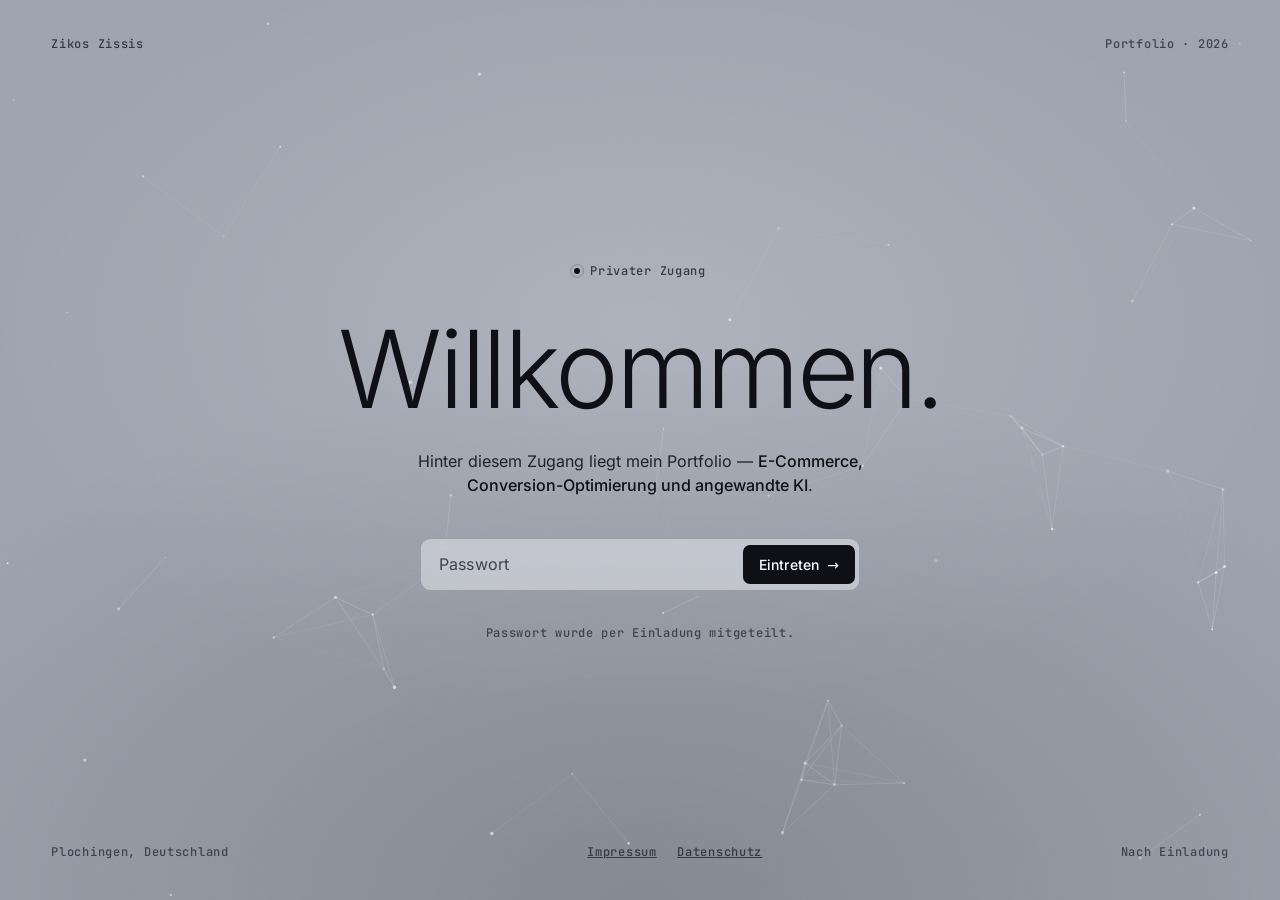
<file: index.html>
<!doctype html>
<html lang="de" data-theme="cool">
<head>
  <meta charset="utf-8" />
  <meta name="viewport" content="width=device-width, initial-scale=1, viewport-fit=cover" />
  <meta name="color-scheme" content="dark light" />
  <meta name="description" content="Privates Portfolio von Zikos Zissis — E-Commerce-Engineering, Conversion-Handwerk und angewandte KI. Zugang nach Einladung." />
  <meta name="robots" content="noindex, nofollow" />

  <title>Zikos Zissis — Portfolio</title>

  <link rel="stylesheet" href="assets/style.css?v=2026-05-11-selfhost" />

  <link rel="icon" href="data:image/svg+xml;utf8,<svg xmlns='http://www.w3.org/2000/svg' viewBox='0 0 32 32'><rect width='32' height='32' fill='%23A0A5B1'/><circle cx='16' cy='16' r='6' fill='none' stroke='%23fff' stroke-width='1.2' opacity='0.85'/></svg>" />

  <meta property="og:title" content="Zikos Zissis — Portfolio" />
  <meta property="og:description" content="Privates Portfolio. Zugang nach Einladung." />
  <meta property="og:type" content="website" />
</head>
<body>

  <a class="skip" href="#gate">Zum Eingang springen</a>

  <canvas id="scene" aria-hidden="true"></canvas>

  <header class="frame frame--top">
    <span class="mono">Zikos Zissis</span>
    <span class="mono mono--dim">Portfolio · 2026</span>
  </header>

  <main class="stage">
    <section class="gate" id="gate" aria-labelledby="gate-title">

      <p class="eyebrow mono">
        <span class="dot" aria-hidden="true"></span>
        Privater Zugang
      </p>

      <h1 class="display" id="gate-title">
        <span class="display__line">Willkommen.</span>
      </h1>

      <p class="lede">
        Hinter diesem Zugang liegt mein Portfolio &mdash;
        <span class="lede__hl">E-Commerce, Conversion-Optimierung und angewandte KI</span>.
      </p>

      <form class="form" id="auth" autocomplete="off" novalidate>
        <label for="pw" class="vh">Passwort</label>
        <div class="field">
          <input
            id="pw"
            name="pw"
            type="password"
            inputmode="text"
            autocapitalize="off"
            autocomplete="current-password"
            spellcheck="false"
            placeholder="Passwort"
            required
            aria-describedby="hint err"
          />
          <button type="submit" class="enter" aria-label="Eintreten">
            <span class="enter__label">Eintreten</span>
            <span class="enter__arrow" aria-hidden="true">&rarr;</span>
          </button>
        </div>
        <p class="err" id="err" role="status" aria-live="polite"></p>
        <p class="hint mono mono--dim" id="hint">Passwort wurde per Einladung mitgeteilt.</p>
      </form>

    </section>
  </main>

  <footer class="frame frame--bottom">
    <span class="mono mono--dim">Plochingen, Deutschland</span>
    <nav class="frame__legal" aria-label="Rechtliches">
      <a class="mono mono--link" href="impressum.html">Impressum</a>
      <a class="mono mono--link" href="datenschutz.html">Datenschutz</a>
    </nav>
    <span class="mono mono--dim">Nach Einladung</span>
  </footer>

  <script src="assets/scene.js" defer></script>
  <script src="assets/auth.js" defer></script>
</body>
</html>
</file>
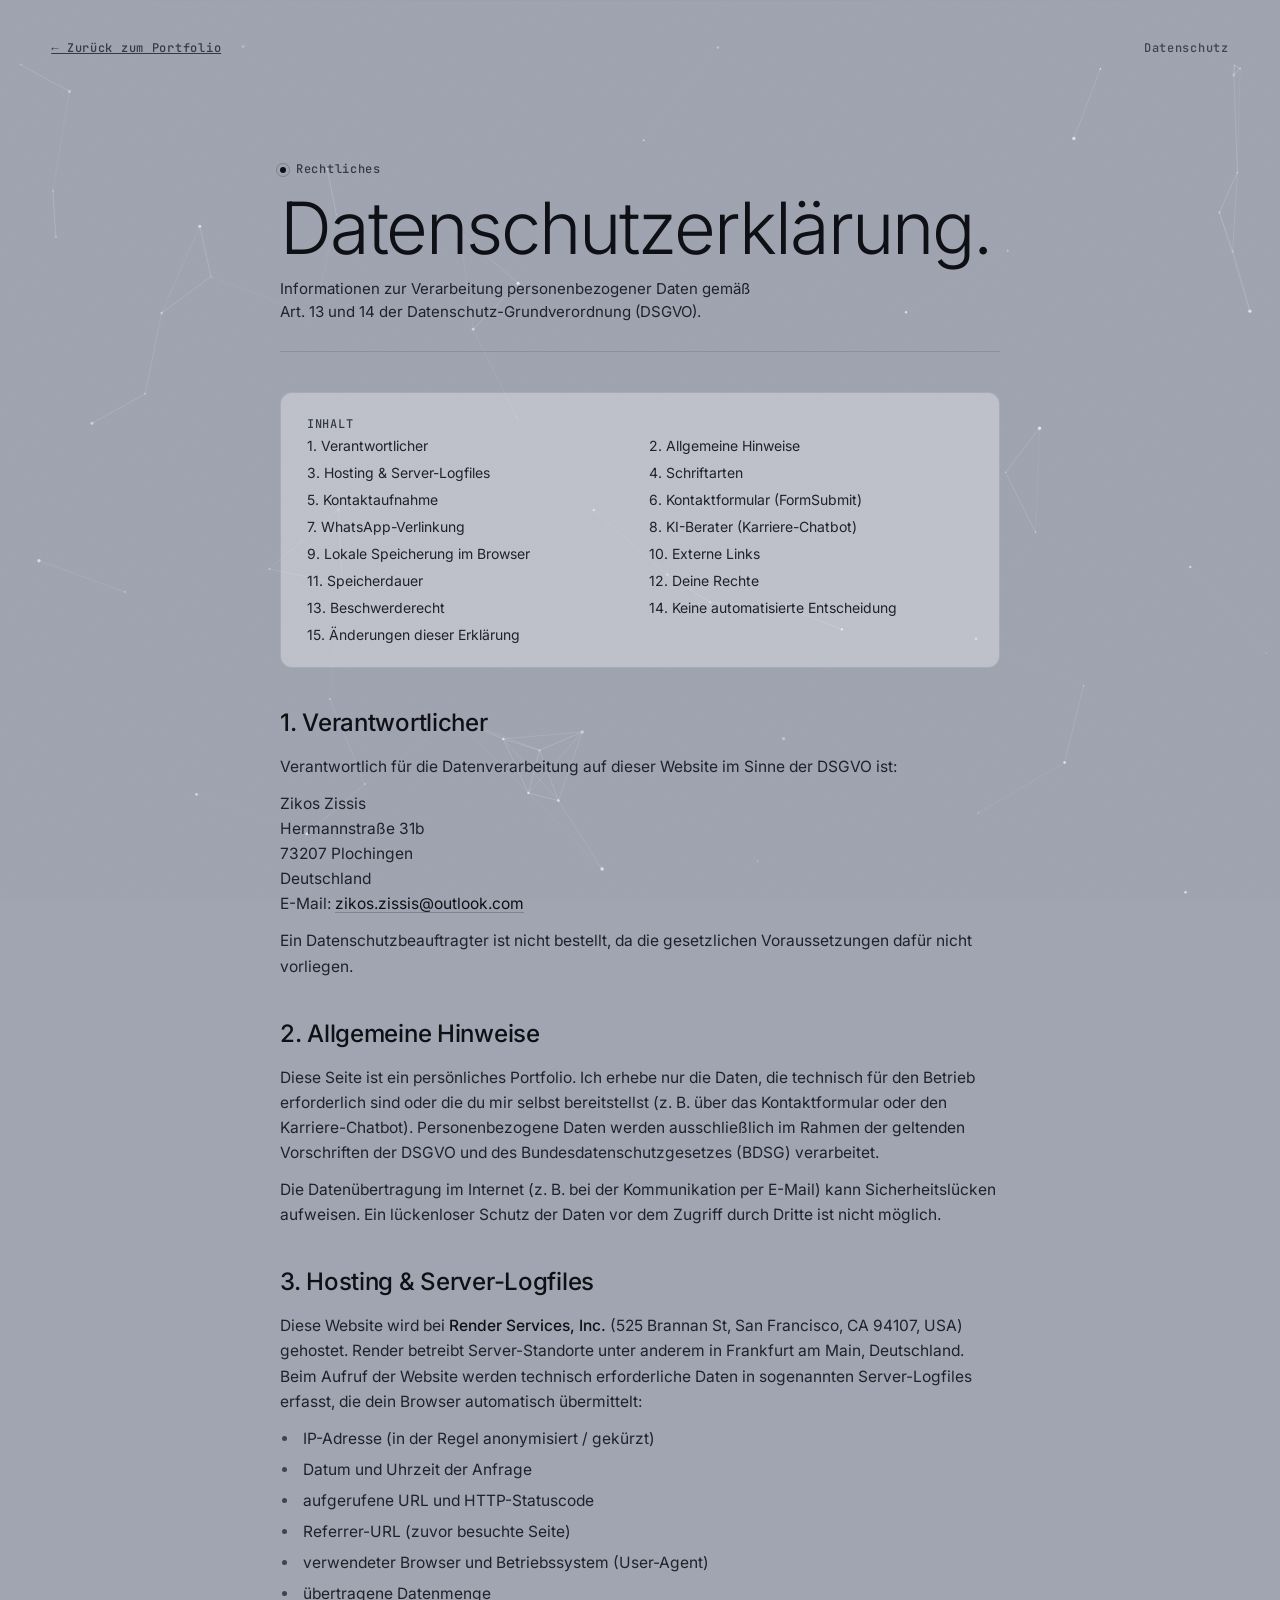
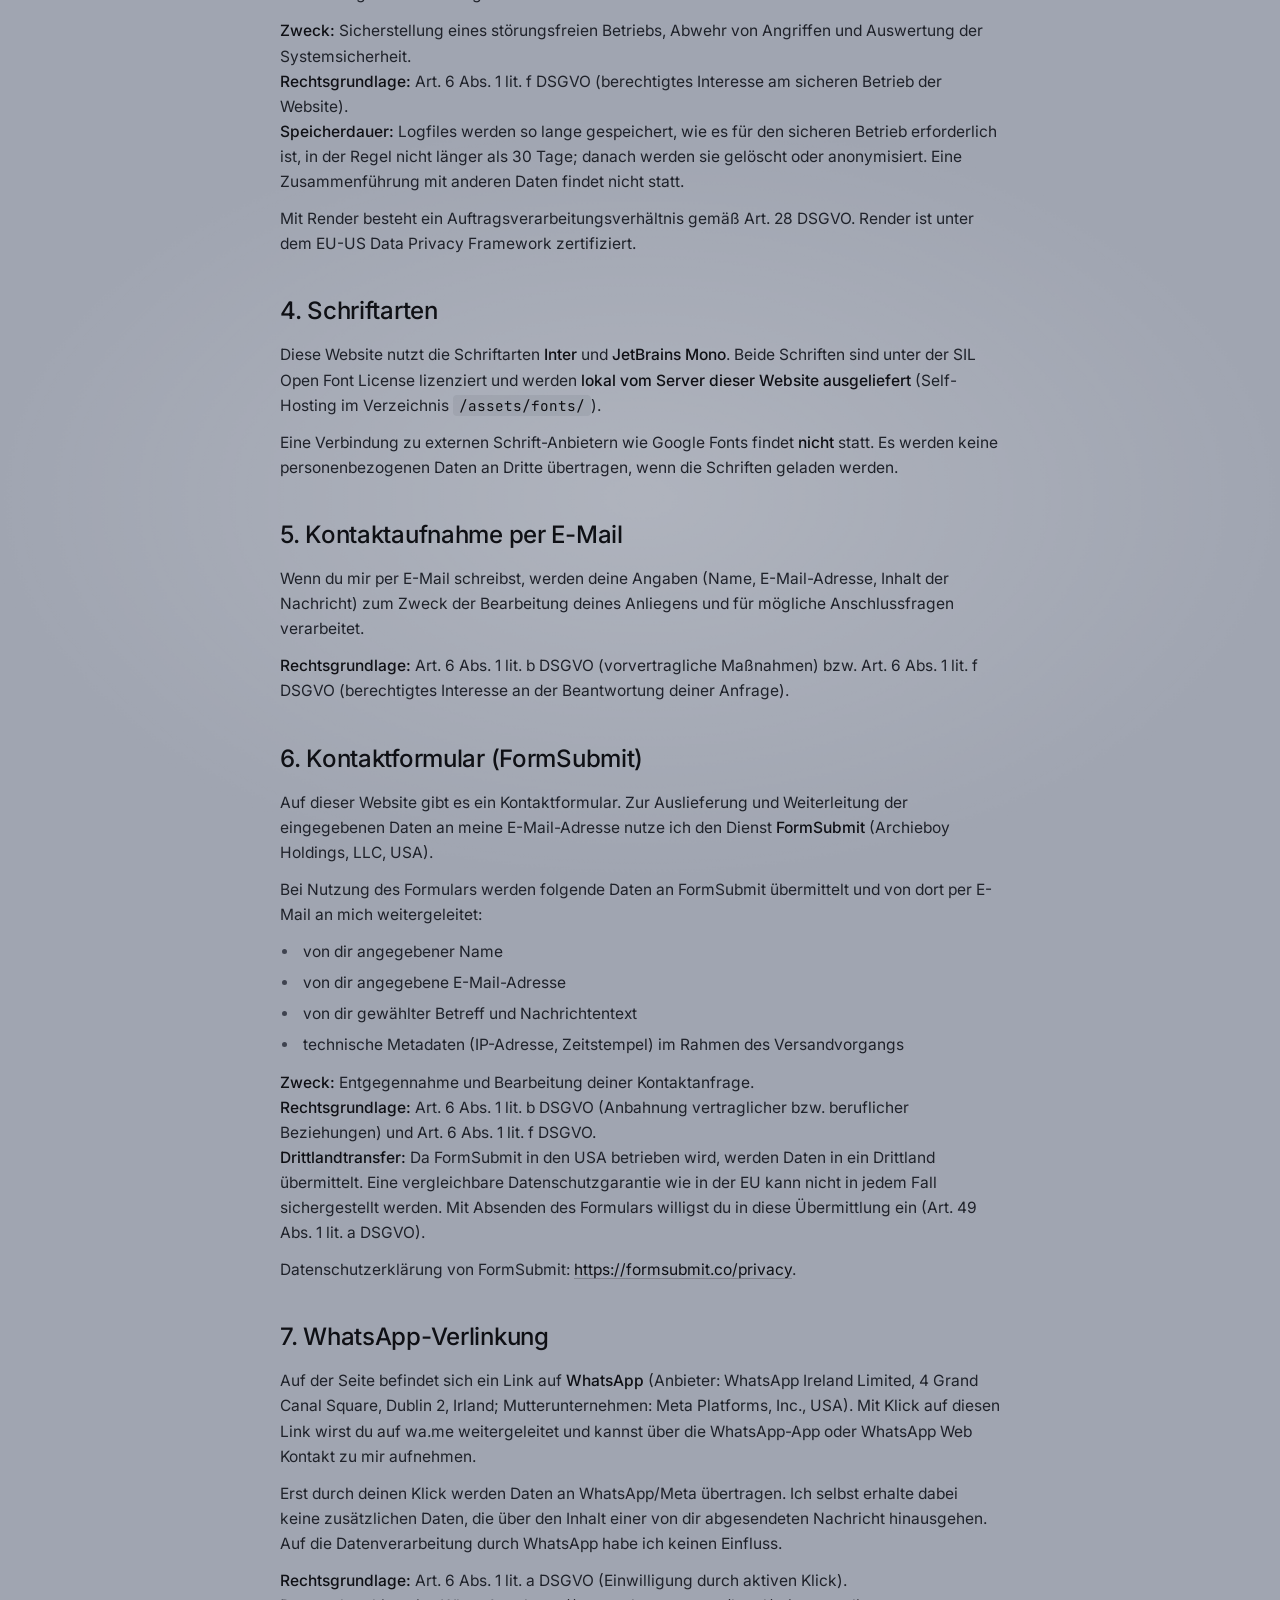
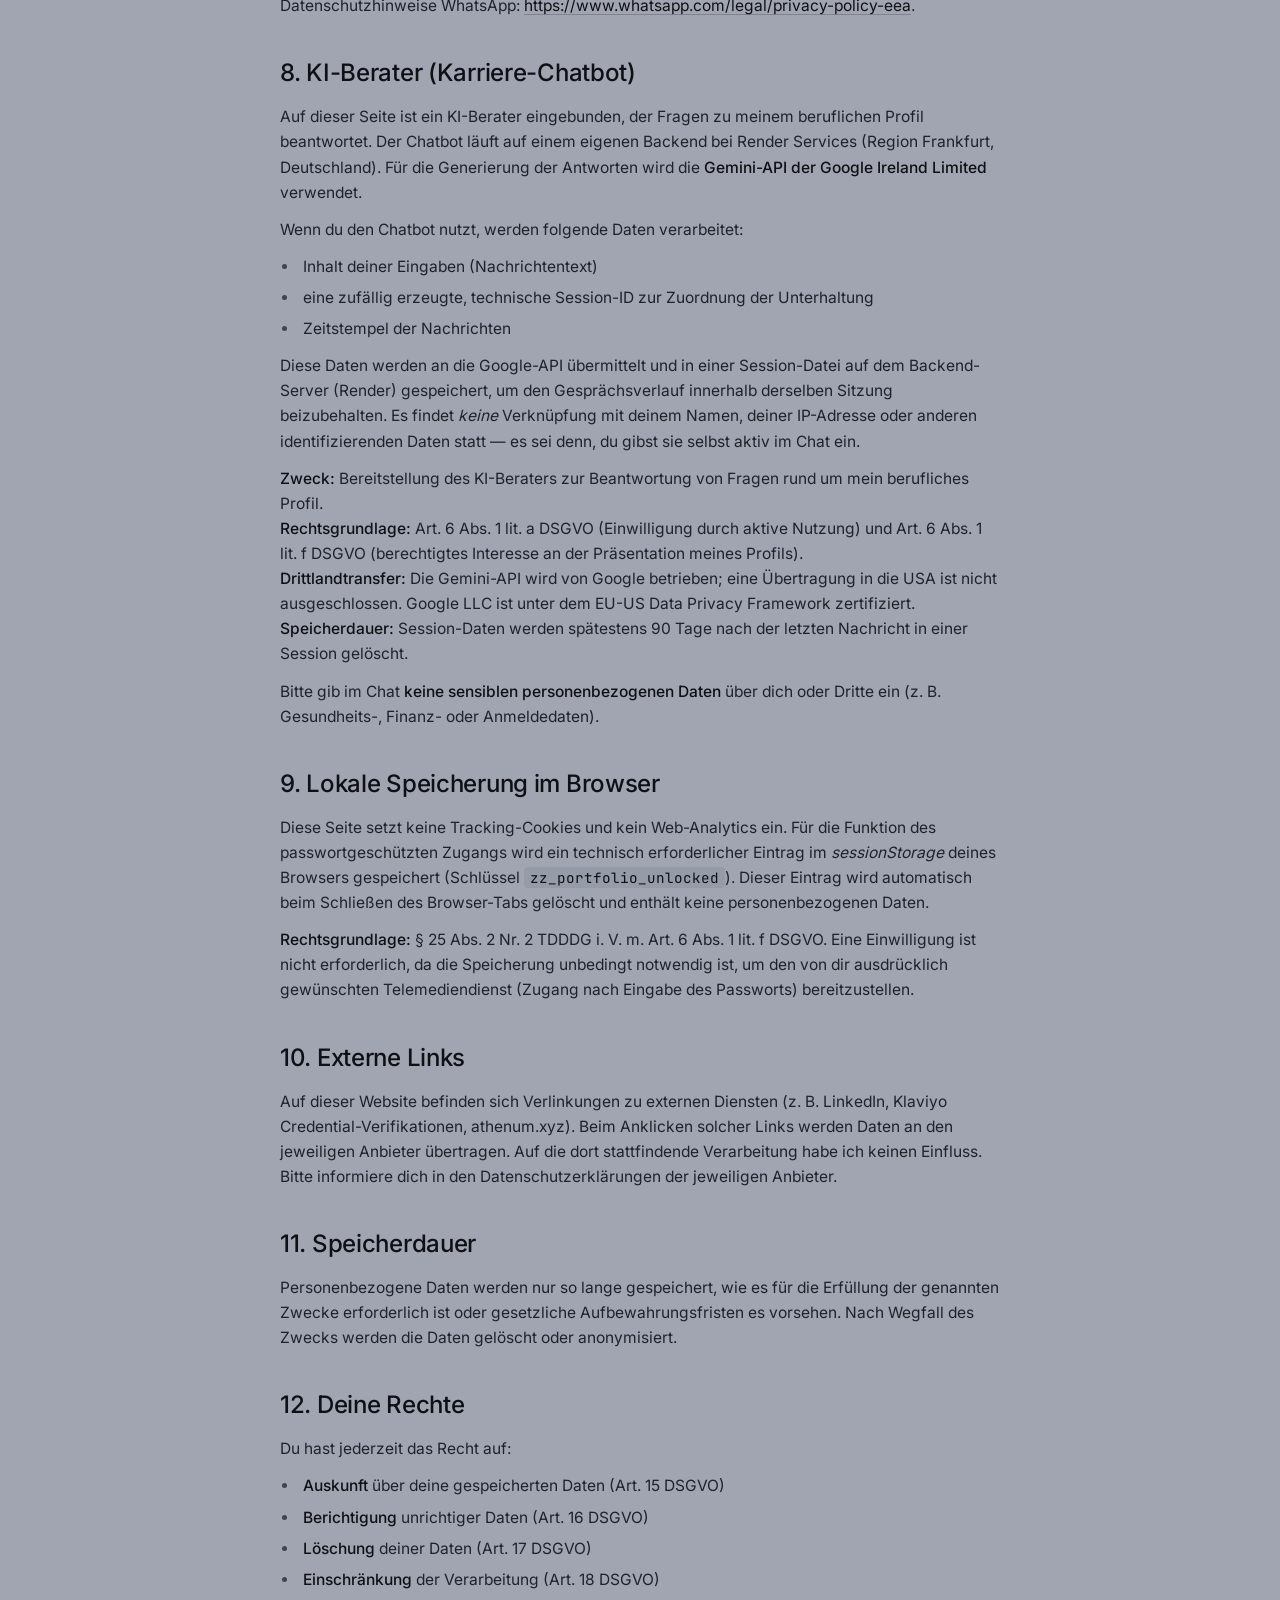
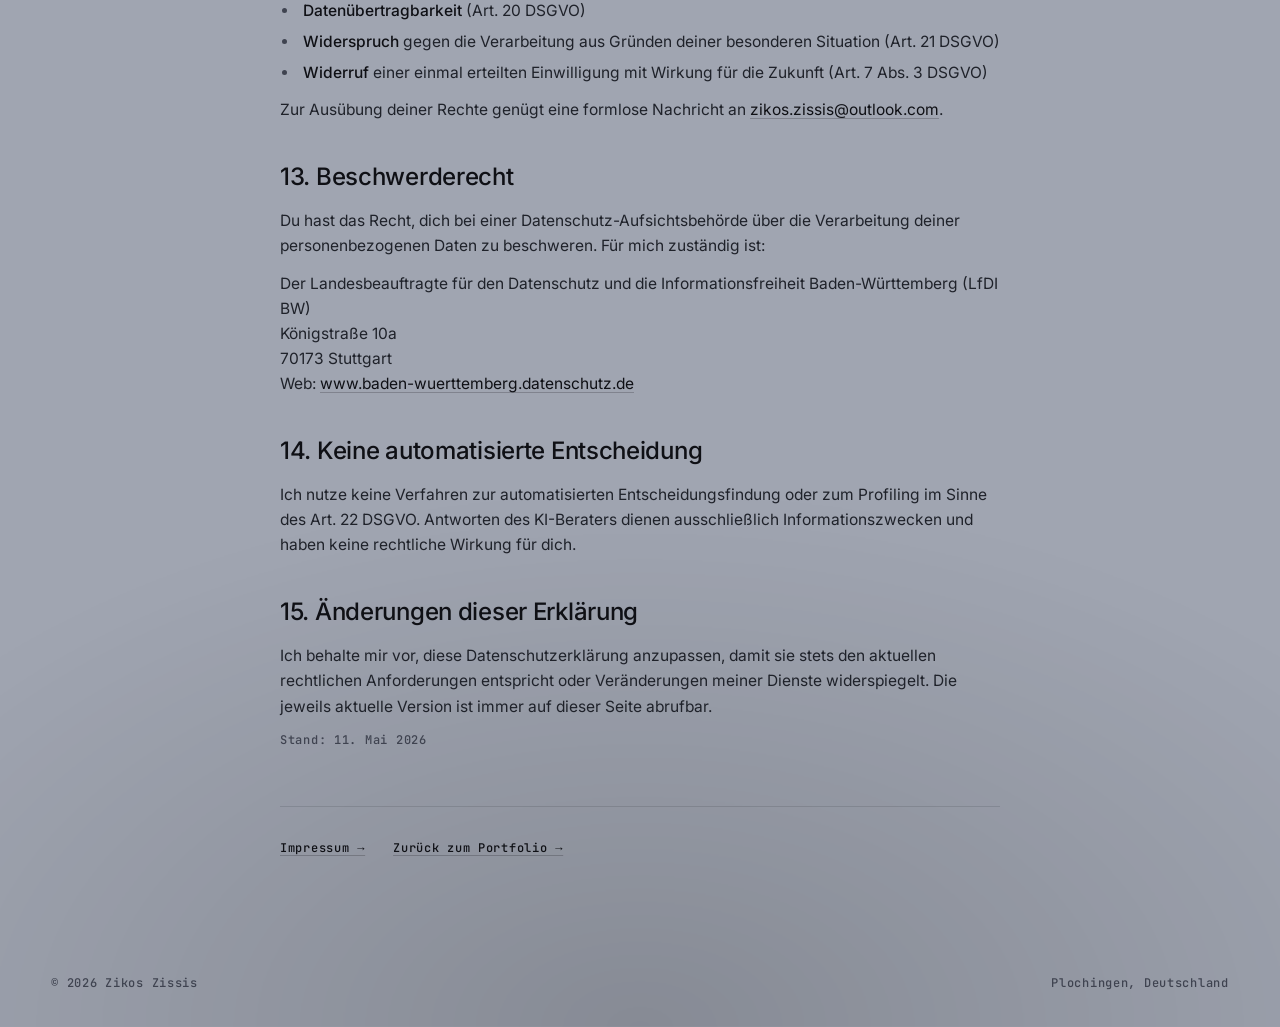
<file: datenschutz.html>
<!doctype html>
<html lang="de" data-theme="cool">
<head>
  <meta charset="utf-8" />
  <meta name="viewport" content="width=device-width, initial-scale=1, viewport-fit=cover" />
  <meta name="color-scheme" content="dark light" />
  <meta name="description" content="Datenschutzerklärung — Zikos Zissis Portfolio. Informationen nach Art. 13 DSGVO." />
  <meta name="robots" content="noindex, nofollow" />
  <title>Datenschutzerkl&auml;rung &middot; Zikos Zissis</title>

  <link rel="stylesheet" href="assets/style.css?v=2026-05-11-selfhost" />

  <link rel="icon" href="data:image/svg+xml;utf8,<svg xmlns='http://www.w3.org/2000/svg' viewBox='0 0 32 32'><rect width='32' height='32' fill='%23A0A5B1'/><circle cx='16' cy='16' r='6' fill='none' stroke='%23fff' stroke-width='1.2' opacity='0.85'/></svg>" />
</head>
<body data-page="legal">

  <a class="skip" href="#legal-main">Zum Inhalt springen</a>

  <canvas id="scene" aria-hidden="true"></canvas>

  <header class="frame frame--top">
    <a class="mono mono--link" href="portfolio.html">&larr; Zur&uuml;ck zum Portfolio</a>
    <span class="mono mono--dim">Datenschutz</span>
  </header>

  <main class="stage stage--legal" id="legal-main">
    <article class="legal">

      <header class="legal__head">
        <p class="eyebrow mono"><span class="dot" aria-hidden="true"></span> Rechtliches</p>
        <h1 class="legal__title">Datenschutzerkl&auml;rung.</h1>
        <p class="legal__lede">Informationen zur Verarbeitung personenbezogener Daten gem&auml;&szlig; Art.&nbsp;13 und 14 der Datenschutz-Grundverordnung (DSGVO).</p>
      </header>

      <nav class="legal__toc" aria-label="Inhaltsverzeichnis">
        <p class="legal__toc-title mono">Inhalt</p>
        <ol class="legal__toc-list" role="list">
          <li><a href="#dsg-1">1. Verantwortlicher</a></li>
          <li><a href="#dsg-2">2. Allgemeine Hinweise</a></li>
          <li><a href="#dsg-3">3. Hosting &amp; Server-Logfiles</a></li>
          <li><a href="#dsg-4">4. Schriftarten</a></li>
          <li><a href="#dsg-5">5. Kontaktaufnahme</a></li>
          <li><a href="#dsg-6">6. Kontaktformular (FormSubmit)</a></li>
          <li><a href="#dsg-7">7. WhatsApp-Verlinkung</a></li>
          <li><a href="#dsg-8">8. KI-Berater (Karriere-Chatbot)</a></li>
          <li><a href="#dsg-9">9. Lokale Speicherung im Browser</a></li>
          <li><a href="#dsg-10">10. Externe Links</a></li>
          <li><a href="#dsg-11">11. Speicherdauer</a></li>
          <li><a href="#dsg-12">12. Deine Rechte</a></li>
          <li><a href="#dsg-13">13. Beschwerderecht</a></li>
          <li><a href="#dsg-14">14. Keine automatisierte Entscheidung</a></li>
          <li><a href="#dsg-15">15. &Auml;nderungen dieser Erkl&auml;rung</a></li>
        </ol>
      </nav>

      <section class="legal__section" aria-labelledby="dsg-1">
        <h2 class="legal__h2" id="dsg-1">1. Verantwortlicher</h2>
        <p>
          Verantwortlich f&uuml;r die Datenverarbeitung auf dieser Website im Sinne der DSGVO ist:
        </p>
        <p>
          Zikos Zissis<br />
          Hermannstra&szlig;e 31b<br />
          73207 Plochingen<br />
          Deutschland<br />
          E-Mail: <a href="mailto:zikos.zissis@outlook.com">zikos.zissis@outlook.com</a>
        </p>
        <p>
          Ein Datenschutzbeauftragter ist nicht bestellt, da die gesetzlichen Voraussetzungen daf&uuml;r nicht vorliegen.
        </p>
      </section>

      <section class="legal__section" aria-labelledby="dsg-2">
        <h2 class="legal__h2" id="dsg-2">2. Allgemeine Hinweise</h2>
        <p>
          Diese Seite ist ein pers&ouml;nliches Portfolio. Ich erhebe nur die Daten, die technisch f&uuml;r den Betrieb erforderlich sind oder die du mir selbst bereitstellst (z.&nbsp;B. &uuml;ber das Kontaktformular oder den Karriere-Chatbot). Personenbezogene Daten werden ausschlie&szlig;lich im Rahmen der geltenden Vorschriften der DSGVO und des Bundesdatenschutzgesetzes (BDSG) verarbeitet.
        </p>
        <p>
          Die Daten&uuml;bertragung im Internet (z.&nbsp;B. bei der Kommunikation per E-Mail) kann Sicherheitsl&uuml;cken aufweisen. Ein l&uuml;ckenloser Schutz der Daten vor dem Zugriff durch Dritte ist nicht m&ouml;glich.
        </p>
      </section>

      <section class="legal__section" aria-labelledby="dsg-3">
        <h2 class="legal__h2" id="dsg-3">3. Hosting &amp; Server-Logfiles</h2>
        <p>
          Diese Website wird bei <strong>Render Services, Inc.</strong> (525 Brannan St, San Francisco, CA 94107, USA) gehostet. Render betreibt Server-Standorte unter anderem in Frankfurt am Main, Deutschland. Beim Aufruf der Website werden technisch erforderliche Daten in sogenannten Server-Logfiles erfasst, die dein Browser automatisch &uuml;bermittelt:
        </p>
        <ul class="legal__ul">
          <li>IP-Adresse (in der Regel anonymisiert / gek&uuml;rzt)</li>
          <li>Datum und Uhrzeit der Anfrage</li>
          <li>aufgerufene URL und HTTP-Statuscode</li>
          <li>Referrer-URL (zuvor besuchte Seite)</li>
          <li>verwendeter Browser und Betriebssystem (User-Agent)</li>
          <li>&uuml;bertragene Datenmenge</li>
        </ul>
        <p>
          <strong>Zweck:</strong> Sicherstellung eines st&ouml;rungsfreien Betriebs, Abwehr von Angriffen und Auswertung der Systemsicherheit.<br />
          <strong>Rechtsgrundlage:</strong> Art.&nbsp;6 Abs.&nbsp;1 lit.&nbsp;f DSGVO (berechtigtes Interesse am sicheren Betrieb der Website).<br />
          <strong>Speicherdauer:</strong> Logfiles werden so lange gespeichert, wie es f&uuml;r den sicheren Betrieb erforderlich ist, in der Regel nicht l&auml;nger als 30 Tage; danach werden sie gel&ouml;scht oder anonymisiert. Eine Zusammenf&uuml;hrung mit anderen Daten findet nicht statt.
        </p>
        <p>
          Mit Render besteht ein Auftragsverarbeitungsverh&auml;ltnis gem&auml;&szlig; Art.&nbsp;28 DSGVO. Render ist unter dem EU-US Data Privacy Framework zertifiziert.
        </p>
      </section>

      <section class="legal__section" aria-labelledby="dsg-4">
        <h2 class="legal__h2" id="dsg-4">4. Schriftarten</h2>
        <p>
          Diese Website nutzt die Schriftarten <strong>Inter</strong> und <strong>JetBrains&nbsp;Mono</strong>. Beide Schriften sind unter der SIL Open Font License lizenziert und werden <strong>lokal vom Server dieser Website ausgeliefert</strong> (Self-Hosting im Verzeichnis <code>/assets/fonts/</code>).
        </p>
        <p>
          Eine Verbindung zu externen Schrift-Anbietern wie Google Fonts findet <strong>nicht</strong> statt. Es werden keine personenbezogenen Daten an Dritte &uuml;bertragen, wenn die Schriften geladen werden.
        </p>
      </section>

      <section class="legal__section" aria-labelledby="dsg-5">
        <h2 class="legal__h2" id="dsg-5">5. Kontaktaufnahme per E-Mail</h2>
        <p>
          Wenn du mir per E-Mail schreibst, werden deine Angaben (Name, E-Mail-Adresse, Inhalt der Nachricht) zum Zweck der Bearbeitung deines Anliegens und f&uuml;r m&ouml;gliche Anschlussfragen verarbeitet.
        </p>
        <p>
          <strong>Rechtsgrundlage:</strong> Art.&nbsp;6 Abs.&nbsp;1 lit.&nbsp;b DSGVO (vorvertragliche Ma&szlig;nahmen) bzw. Art.&nbsp;6 Abs.&nbsp;1 lit.&nbsp;f DSGVO (berechtigtes Interesse an der Beantwortung deiner Anfrage).
        </p>
      </section>

      <section class="legal__section" aria-labelledby="dsg-6">
        <h2 class="legal__h2" id="dsg-6">6. Kontaktformular (FormSubmit)</h2>
        <p>
          Auf dieser Website gibt es ein Kontaktformular. Zur Auslieferung und Weiterleitung der eingegebenen Daten an meine E-Mail-Adresse nutze ich den Dienst <strong>FormSubmit</strong> (Archieboy Holdings, LLC, USA).
        </p>
        <p>
          Bei Nutzung des Formulars werden folgende Daten an FormSubmit &uuml;bermittelt und von dort per E-Mail an mich weitergeleitet:
        </p>
        <ul class="legal__ul">
          <li>von dir angegebener Name</li>
          <li>von dir angegebene E-Mail-Adresse</li>
          <li>von dir gew&auml;hlter Betreff und Nachrichtentext</li>
          <li>technische Metadaten (IP-Adresse, Zeitstempel) im Rahmen des Versandvorgangs</li>
        </ul>
        <p>
          <strong>Zweck:</strong> Entgegennahme und Bearbeitung deiner Kontaktanfrage.<br />
          <strong>Rechtsgrundlage:</strong> Art.&nbsp;6 Abs.&nbsp;1 lit.&nbsp;b DSGVO (Anbahnung vertraglicher bzw. beruflicher Beziehungen) und Art.&nbsp;6 Abs.&nbsp;1 lit.&nbsp;f DSGVO.<br />
          <strong>Drittlandtransfer:</strong> Da FormSubmit in den USA betrieben wird, werden Daten in ein Drittland &uuml;bermittelt. Eine vergleichbare Datenschutzgarantie wie in der EU kann nicht in jedem Fall sichergestellt werden. Mit Absenden des Formulars willigst du in diese &Uuml;bermittlung ein (Art.&nbsp;49 Abs.&nbsp;1 lit.&nbsp;a DSGVO).
        </p>
        <p>
          Datenschutzerkl&auml;rung von FormSubmit: <a href="https://formsubmit.co/privacy" target="_blank" rel="noopener noreferrer">https://formsubmit.co/privacy</a>.
        </p>
      </section>

      <section class="legal__section" aria-labelledby="dsg-7">
        <h2 class="legal__h2" id="dsg-7">7. WhatsApp-Verlinkung</h2>
        <p>
          Auf der Seite befindet sich ein Link auf <strong>WhatsApp</strong> (Anbieter: WhatsApp Ireland Limited, 4 Grand Canal Square, Dublin 2, Irland; Mutterunternehmen: Meta Platforms, Inc., USA). Mit Klick auf diesen Link wirst du auf wa.me weitergeleitet und kannst &uuml;ber die WhatsApp-App oder WhatsApp Web Kontakt zu mir aufnehmen.
        </p>
        <p>
          Erst durch deinen Klick werden Daten an WhatsApp/Meta &uuml;bertragen. Ich selbst erhalte dabei keine zus&auml;tzlichen Daten, die &uuml;ber den Inhalt einer von dir abgesendeten Nachricht hinausgehen. Auf die Datenverarbeitung durch WhatsApp habe ich keinen Einfluss.
        </p>
        <p>
          <strong>Rechtsgrundlage:</strong> Art.&nbsp;6 Abs.&nbsp;1 lit.&nbsp;a DSGVO (Einwilligung durch aktiven Klick).<br />
          Datenschutzhinweise WhatsApp: <a href="https://www.whatsapp.com/legal/privacy-policy-eea" target="_blank" rel="noopener noreferrer">https://www.whatsapp.com/legal/privacy-policy-eea</a>.
        </p>
      </section>

      <section class="legal__section" aria-labelledby="dsg-8">
        <h2 class="legal__h2" id="dsg-8">8. KI-Berater (Karriere-Chatbot)</h2>
        <p>
          Auf dieser Seite ist ein KI-Berater eingebunden, der Fragen zu meinem beruflichen Profil beantwortet. Der Chatbot l&auml;uft auf einem eigenen Backend bei Render Services (Region Frankfurt, Deutschland). F&uuml;r die Generierung der Antworten wird die <strong>Gemini-API der Google Ireland Limited</strong> verwendet.
        </p>
        <p>
          Wenn du den Chatbot nutzt, werden folgende Daten verarbeitet:
        </p>
        <ul class="legal__ul">
          <li>Inhalt deiner Eingaben (Nachrichtentext)</li>
          <li>eine zuf&auml;llig erzeugte, technische Session-ID zur Zuordnung der Unterhaltung</li>
          <li>Zeitstempel der Nachrichten</li>
        </ul>
        <p>
          Diese Daten werden an die Google-API &uuml;bermittelt und in einer Session-Datei auf dem Backend-Server (Render) gespeichert, um den Gespr&auml;chsverlauf innerhalb derselben Sitzung beizubehalten. Es findet <em>keine</em> Verkn&uuml;pfung mit deinem Namen, deiner IP-Adresse oder anderen identifizierenden Daten statt &mdash; es sei denn, du gibst sie selbst aktiv im Chat ein.
        </p>
        <p>
          <strong>Zweck:</strong> Bereitstellung des KI-Beraters zur Beantwortung von Fragen rund um mein berufliches Profil.<br />
          <strong>Rechtsgrundlage:</strong> Art.&nbsp;6 Abs.&nbsp;1 lit.&nbsp;a DSGVO (Einwilligung durch aktive Nutzung) und Art.&nbsp;6 Abs.&nbsp;1 lit.&nbsp;f DSGVO (berechtigtes Interesse an der Pr&auml;sentation meines Profils).<br />
          <strong>Drittlandtransfer:</strong> Die Gemini-API wird von Google betrieben; eine &Uuml;bertragung in die USA ist nicht ausgeschlossen. Google LLC ist unter dem EU-US Data Privacy Framework zertifiziert.<br />
          <strong>Speicherdauer:</strong> Session-Daten werden sp&auml;testens 90 Tage nach der letzten Nachricht in einer Session gel&ouml;scht.
        </p>
        <p>
          Bitte gib im Chat <strong>keine sensiblen personenbezogenen Daten</strong> &uuml;ber dich oder Dritte ein (z.&nbsp;B. Gesundheits-, Finanz- oder Anmeldedaten).
        </p>
      </section>

      <section class="legal__section" aria-labelledby="dsg-9">
        <h2 class="legal__h2" id="dsg-9">9. Lokale Speicherung im Browser</h2>
        <p>
          Diese Seite setzt keine Tracking-Cookies und kein Web-Analytics ein. F&uuml;r die Funktion des passwortgesch&uuml;tzten Zugangs wird ein technisch erforderlicher Eintrag im <em>sessionStorage</em> deines Browsers gespeichert (Schl&uuml;ssel <code>zz_portfolio_unlocked</code>). Dieser Eintrag wird automatisch beim Schlie&szlig;en des Browser-Tabs gel&ouml;scht und enth&auml;lt keine personenbezogenen Daten.
        </p>
        <p>
          <strong>Rechtsgrundlage:</strong> &sect;&nbsp;25 Abs.&nbsp;2 Nr.&nbsp;2 TDDDG i.&nbsp;V.&nbsp;m. Art.&nbsp;6 Abs.&nbsp;1 lit.&nbsp;f DSGVO. Eine Einwilligung ist nicht erforderlich, da die Speicherung unbedingt notwendig ist, um den von dir ausdr&uuml;cklich gew&uuml;nschten Telemediendienst (Zugang nach Eingabe des Passworts) bereitzustellen.
        </p>
      </section>

      <section class="legal__section" aria-labelledby="dsg-10">
        <h2 class="legal__h2" id="dsg-10">10. Externe Links</h2>
        <p>
          Auf dieser Website befinden sich Verlinkungen zu externen Diensten (z.&nbsp;B. LinkedIn, Klaviyo Credential-Verifikationen, athenum.xyz). Beim Anklicken solcher Links werden Daten an den jeweiligen Anbieter &uuml;bertragen. Auf die dort stattfindende Verarbeitung habe ich keinen Einfluss. Bitte informiere dich in den Datenschutzerkl&auml;rungen der jeweiligen Anbieter.
        </p>
      </section>

      <section class="legal__section" aria-labelledby="dsg-11">
        <h2 class="legal__h2" id="dsg-11">11. Speicherdauer</h2>
        <p>
          Personenbezogene Daten werden nur so lange gespeichert, wie es f&uuml;r die Erf&uuml;llung der genannten Zwecke erforderlich ist oder gesetzliche Aufbewahrungsfristen es vorsehen. Nach Wegfall des Zwecks werden die Daten gel&ouml;scht oder anonymisiert.
        </p>
      </section>

      <section class="legal__section" aria-labelledby="dsg-12">
        <h2 class="legal__h2" id="dsg-12">12. Deine Rechte</h2>
        <p>
          Du hast jederzeit das Recht auf:
        </p>
        <ul class="legal__ul">
          <li><strong>Auskunft</strong> &uuml;ber deine gespeicherten Daten (Art.&nbsp;15 DSGVO)</li>
          <li><strong>Berichtigung</strong> unrichtiger Daten (Art.&nbsp;16 DSGVO)</li>
          <li><strong>L&ouml;schung</strong> deiner Daten (Art.&nbsp;17 DSGVO)</li>
          <li><strong>Einschr&auml;nkung</strong> der Verarbeitung (Art.&nbsp;18 DSGVO)</li>
          <li><strong>Daten&uuml;bertragbarkeit</strong> (Art.&nbsp;20 DSGVO)</li>
          <li><strong>Widerspruch</strong> gegen die Verarbeitung aus Gr&uuml;nden deiner besonderen Situation (Art.&nbsp;21 DSGVO)</li>
          <li><strong>Widerruf</strong> einer einmal erteilten Einwilligung mit Wirkung f&uuml;r die Zukunft (Art.&nbsp;7 Abs.&nbsp;3 DSGVO)</li>
        </ul>
        <p>
          Zur Aus&uuml;bung deiner Rechte gen&uuml;gt eine formlose Nachricht an <a href="mailto:zikos.zissis@outlook.com">zikos.zissis@outlook.com</a>.
        </p>
      </section>

      <section class="legal__section" aria-labelledby="dsg-13">
        <h2 class="legal__h2" id="dsg-13">13. Beschwerderecht</h2>
        <p>
          Du hast das Recht, dich bei einer Datenschutz-Aufsichtsbeh&ouml;rde &uuml;ber die Verarbeitung deiner personenbezogenen Daten zu beschweren. F&uuml;r mich zust&auml;ndig ist:
        </p>
        <p>
          Der Landesbeauftragte f&uuml;r den Datenschutz und die Informationsfreiheit Baden-W&uuml;rttemberg (LfDI BW)<br />
          K&ouml;nigstra&szlig;e 10a<br />
          70173 Stuttgart<br />
          Web: <a href="https://www.baden-wuerttemberg.datenschutz.de" target="_blank" rel="noopener noreferrer">www.baden-wuerttemberg.datenschutz.de</a>
        </p>
      </section>

      <section class="legal__section" aria-labelledby="dsg-14">
        <h2 class="legal__h2" id="dsg-14">14. Keine automatisierte Entscheidung</h2>
        <p>
          Ich nutze keine Verfahren zur automatisierten Entscheidungsfindung oder zum Profiling im Sinne des Art.&nbsp;22 DSGVO. Antworten des KI-Beraters dienen ausschlie&szlig;lich Informationszwecken und haben keine rechtliche Wirkung f&uuml;r dich.
        </p>
      </section>

      <section class="legal__section" aria-labelledby="dsg-15">
        <h2 class="legal__h2" id="dsg-15">15. &Auml;nderungen dieser Erkl&auml;rung</h2>
        <p>
          Ich behalte mir vor, diese Datenschutzerkl&auml;rung anzupassen, damit sie stets den aktuellen rechtlichen Anforderungen entspricht oder Ver&auml;nderungen meiner Dienste widerspiegelt. Die jeweils aktuelle Version ist immer auf dieser Seite abrufbar.
        </p>
        <p class="mono mono--dim">Stand: 11. Mai 2026</p>
      </section>

      <nav class="legal__crosslinks" aria-label="Weitere rechtliche Hinweise">
        <a class="mono mono--link" href="impressum.html">Impressum &rarr;</a>
        <a class="mono mono--link" href="portfolio.html">Zur&uuml;ck zum Portfolio &rarr;</a>
      </nav>

    </article>
  </main>

  <footer class="frame frame--bottom">
    <span class="mono mono--dim">&copy; 2026 Zikos Zissis</span>
    <span class="mono mono--dim">Plochingen, Deutschland</span>
  </footer>

  <script src="assets/scene.js" defer></script>
</body>
</html>
</file>
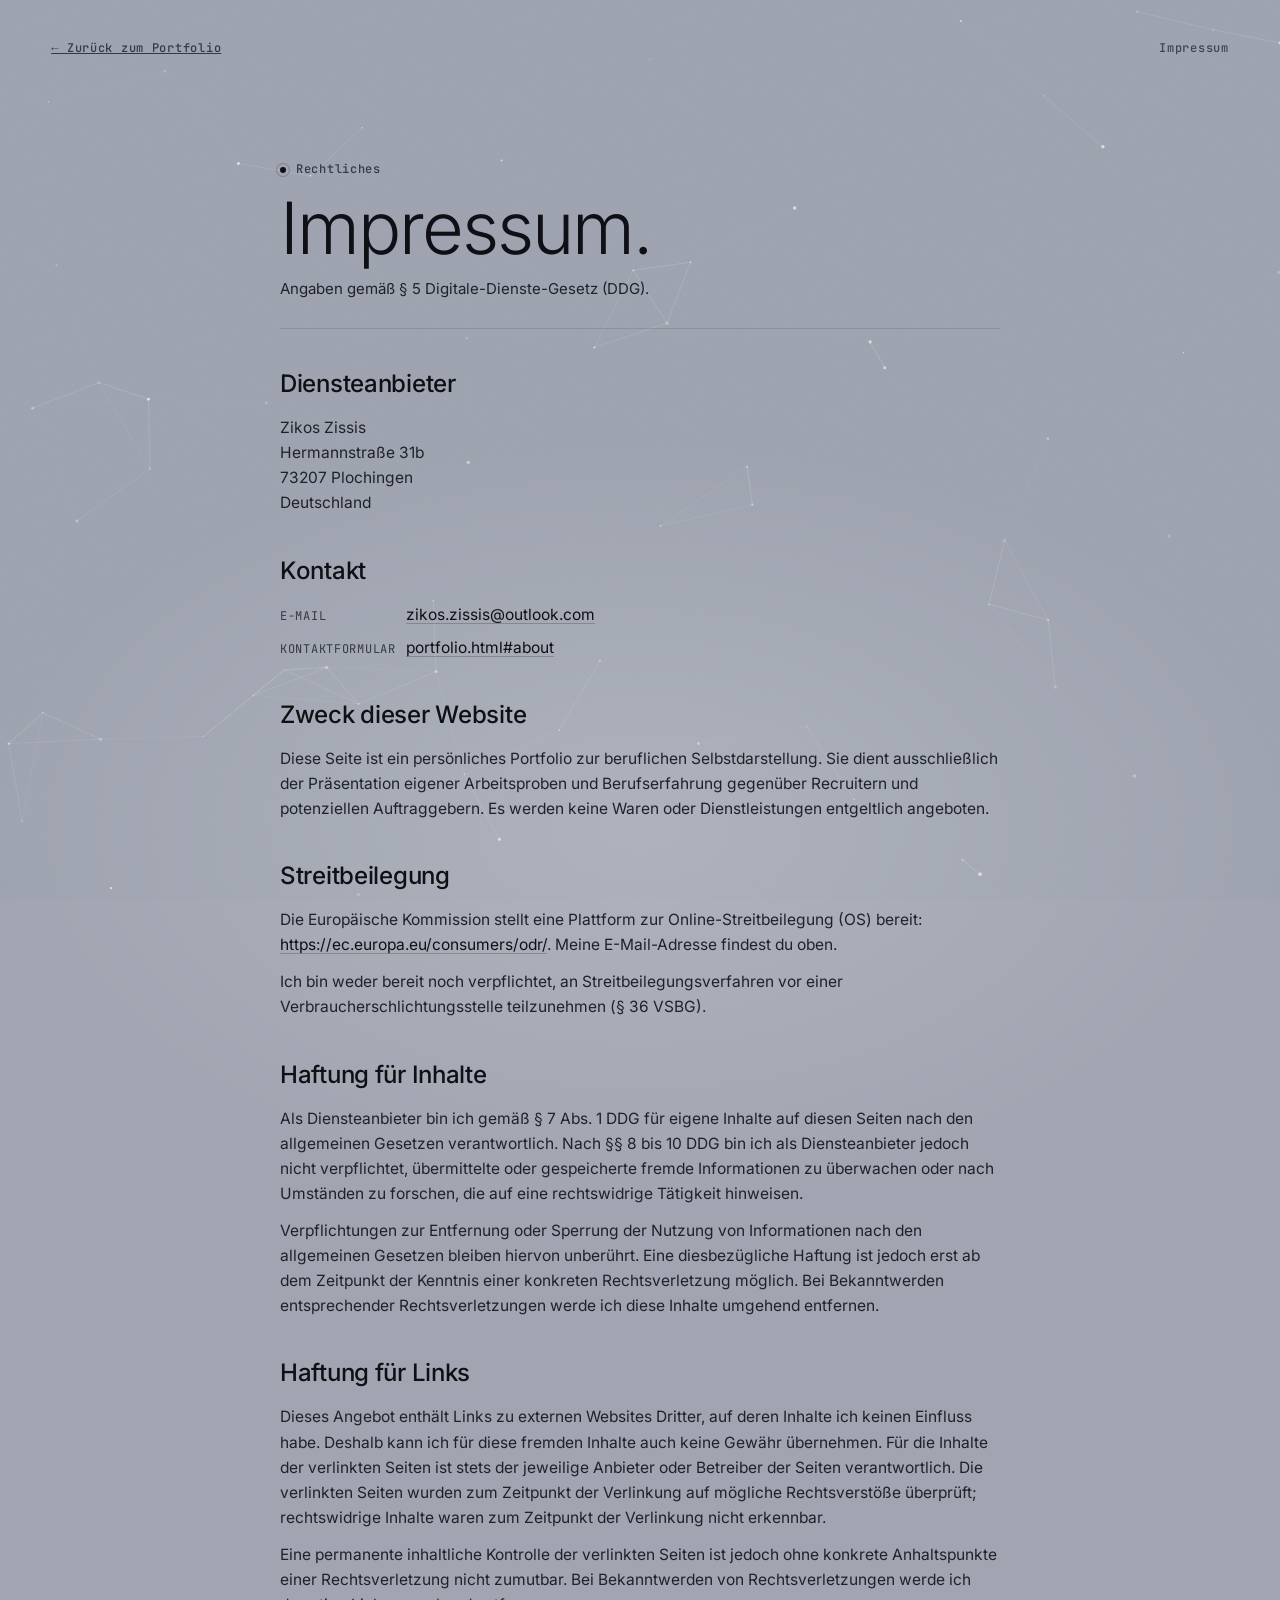
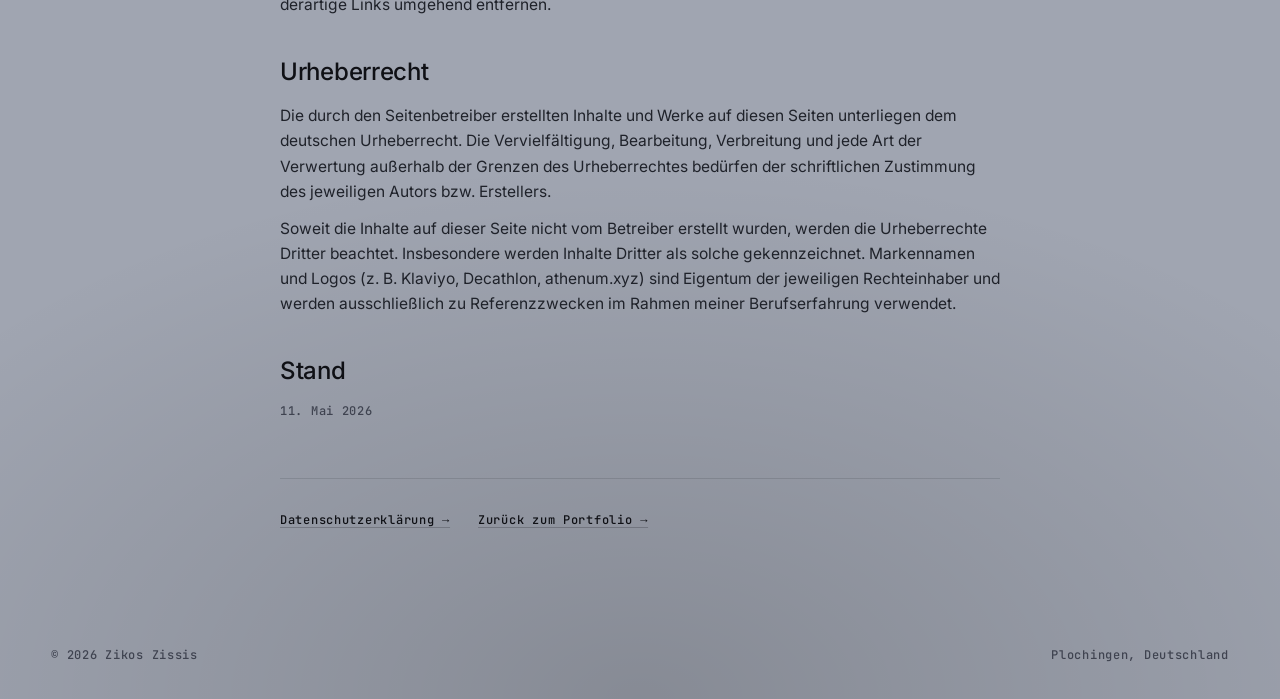
<file: impressum.html>
<!doctype html>
<html lang="de" data-theme="cool">
<head>
  <meta charset="utf-8" />
  <meta name="viewport" content="width=device-width, initial-scale=1, viewport-fit=cover" />
  <meta name="color-scheme" content="dark light" />
  <meta name="description" content="Impressum — Zikos Zissis, Plochingen. Angaben gemäß § 5 DDG." />
  <meta name="robots" content="noindex, nofollow" />
  <title>Impressum &middot; Zikos Zissis</title>

  <link rel="stylesheet" href="assets/style.css?v=2026-05-11-selfhost" />

  <link rel="icon" href="data:image/svg+xml;utf8,<svg xmlns='http://www.w3.org/2000/svg' viewBox='0 0 32 32'><rect width='32' height='32' fill='%23A0A5B1'/><circle cx='16' cy='16' r='6' fill='none' stroke='%23fff' stroke-width='1.2' opacity='0.85'/></svg>" />
</head>
<body data-page="legal">

  <a class="skip" href="#legal-main">Zum Inhalt springen</a>

  <canvas id="scene" aria-hidden="true"></canvas>

  <header class="frame frame--top">
    <a class="mono mono--link" href="portfolio.html">&larr; Zur&uuml;ck zum Portfolio</a>
    <span class="mono mono--dim">Impressum</span>
  </header>

  <main class="stage stage--legal" id="legal-main">
    <article class="legal">

      <header class="legal__head">
        <p class="eyebrow mono"><span class="dot" aria-hidden="true"></span> Rechtliches</p>
        <h1 class="legal__title">Impressum.</h1>
        <p class="legal__lede">Angaben gem&auml;&szlig; &sect;&nbsp;5 Digitale-Dienste-Gesetz (DDG).</p>
      </header>

      <section class="legal__section" aria-labelledby="legal-anbieter">
        <h2 class="legal__h2" id="legal-anbieter">Diensteanbieter</h2>
        <p>
          Zikos Zissis<br />
          Hermannstra&szlig;e 31b<br />
          73207 Plochingen<br />
          Deutschland
        </p>
      </section>

      <section class="legal__section" aria-labelledby="legal-kontakt">
        <h2 class="legal__h2" id="legal-kontakt">Kontakt</h2>
        <dl class="legal__dl">
          <div class="legal__dl-row">
            <dt>E-Mail</dt>
            <dd><a href="mailto:zikos.zissis@outlook.com">zikos.zissis@outlook.com</a></dd>
          </div>
          <div class="legal__dl-row">
            <dt>Kontaktformular</dt>
            <dd><a href="portfolio.html#about">portfolio.html#about</a></dd>
          </div>
        </dl>
      </section>

      <section class="legal__section" aria-labelledby="legal-zweck">
        <h2 class="legal__h2" id="legal-zweck">Zweck dieser Website</h2>
        <p>
          Diese Seite ist ein pers&ouml;nliches Portfolio zur beruflichen Selbstdarstellung. Sie dient ausschlie&szlig;lich der Pr&auml;sentation eigener Arbeitsproben und Berufserfahrung gegen&uuml;ber Recruitern und potenziellen Auftraggebern. Es werden keine Waren oder Dienstleistungen entgeltlich angeboten.
        </p>
      </section>

      <section class="legal__section" aria-labelledby="legal-os">
        <h2 class="legal__h2" id="legal-os">Streitbeilegung</h2>
        <p>
          Die Europ&auml;ische Kommission stellt eine Plattform zur Online-Streitbeilegung (OS) bereit: <a href="https://ec.europa.eu/consumers/odr/" target="_blank" rel="noopener noreferrer">https://ec.europa.eu/consumers/odr/</a>. Meine E-Mail-Adresse findest du oben.
        </p>
        <p>
          Ich bin weder bereit noch verpflichtet, an Streitbeilegungsverfahren vor einer Verbraucherschlichtungsstelle teilzunehmen (&sect;&nbsp;36 VSBG).
        </p>
      </section>

      <section class="legal__section" aria-labelledby="legal-haftung-inhalt">
        <h2 class="legal__h2" id="legal-haftung-inhalt">Haftung f&uuml;r Inhalte</h2>
        <p>
          Als Diensteanbieter bin ich gem&auml;&szlig; &sect;&nbsp;7 Abs.&nbsp;1 DDG f&uuml;r eigene Inhalte auf diesen Seiten nach den allgemeinen Gesetzen verantwortlich. Nach &sect;&sect;&nbsp;8 bis 10 DDG bin ich als Diensteanbieter jedoch nicht verpflichtet, &uuml;bermittelte oder gespeicherte fremde Informationen zu &uuml;berwachen oder nach Umst&auml;nden zu forschen, die auf eine rechtswidrige T&auml;tigkeit hinweisen.
        </p>
        <p>
          Verpflichtungen zur Entfernung oder Sperrung der Nutzung von Informationen nach den allgemeinen Gesetzen bleiben hiervon unber&uuml;hrt. Eine diesbez&uuml;gliche Haftung ist jedoch erst ab dem Zeitpunkt der Kenntnis einer konkreten Rechtsverletzung m&ouml;glich. Bei Bekanntwerden entsprechender Rechtsverletzungen werde ich diese Inhalte umgehend entfernen.
        </p>
      </section>

      <section class="legal__section" aria-labelledby="legal-haftung-links">
        <h2 class="legal__h2" id="legal-haftung-links">Haftung f&uuml;r Links</h2>
        <p>
          Dieses Angebot enth&auml;lt Links zu externen Websites Dritter, auf deren Inhalte ich keinen Einfluss habe. Deshalb kann ich f&uuml;r diese fremden Inhalte auch keine Gew&auml;hr &uuml;bernehmen. F&uuml;r die Inhalte der verlinkten Seiten ist stets der jeweilige Anbieter oder Betreiber der Seiten verantwortlich. Die verlinkten Seiten wurden zum Zeitpunkt der Verlinkung auf m&ouml;gliche Rechtsverst&ouml;&szlig;e &uuml;berpr&uuml;ft; rechtswidrige Inhalte waren zum Zeitpunkt der Verlinkung nicht erkennbar.
        </p>
        <p>
          Eine permanente inhaltliche Kontrolle der verlinkten Seiten ist jedoch ohne konkrete Anhaltspunkte einer Rechtsverletzung nicht zumutbar. Bei Bekanntwerden von Rechtsverletzungen werde ich derartige Links umgehend entfernen.
        </p>
      </section>

      <section class="legal__section" aria-labelledby="legal-urheber">
        <h2 class="legal__h2" id="legal-urheber">Urheberrecht</h2>
        <p>
          Die durch den Seitenbetreiber erstellten Inhalte und Werke auf diesen Seiten unterliegen dem deutschen Urheberrecht. Die Vervielf&auml;ltigung, Bearbeitung, Verbreitung und jede Art der Verwertung au&szlig;erhalb der Grenzen des Urheberrechtes bed&uuml;rfen der schriftlichen Zustimmung des jeweiligen Autors bzw. Erstellers.
        </p>
        <p>
          Soweit die Inhalte auf dieser Seite nicht vom Betreiber erstellt wurden, werden die Urheberrechte Dritter beachtet. Insbesondere werden Inhalte Dritter als solche gekennzeichnet. Markennamen und Logos (z.&nbsp;B. Klaviyo, Decathlon, athenum.xyz) sind Eigentum der jeweiligen Rechteinhaber und werden ausschlie&szlig;lich zu Referenzzwecken im Rahmen meiner Berufserfahrung verwendet.
        </p>
      </section>

      <section class="legal__section" aria-labelledby="legal-stand">
        <h2 class="legal__h2" id="legal-stand">Stand</h2>
        <p class="mono mono--dim">11. Mai 2026</p>
      </section>

      <nav class="legal__crosslinks" aria-label="Weitere rechtliche Hinweise">
        <a class="mono mono--link" href="datenschutz.html">Datenschutzerkl&auml;rung &rarr;</a>
        <a class="mono mono--link" href="portfolio.html">Zur&uuml;ck zum Portfolio &rarr;</a>
      </nav>

    </article>
  </main>

  <footer class="frame frame--bottom">
    <span class="mono mono--dim">&copy; 2026 Zikos Zissis</span>
    <span class="mono mono--dim">Plochingen, Deutschland</span>
  </footer>

  <script src="assets/scene.js" defer></script>
</body>
</html>
</file>
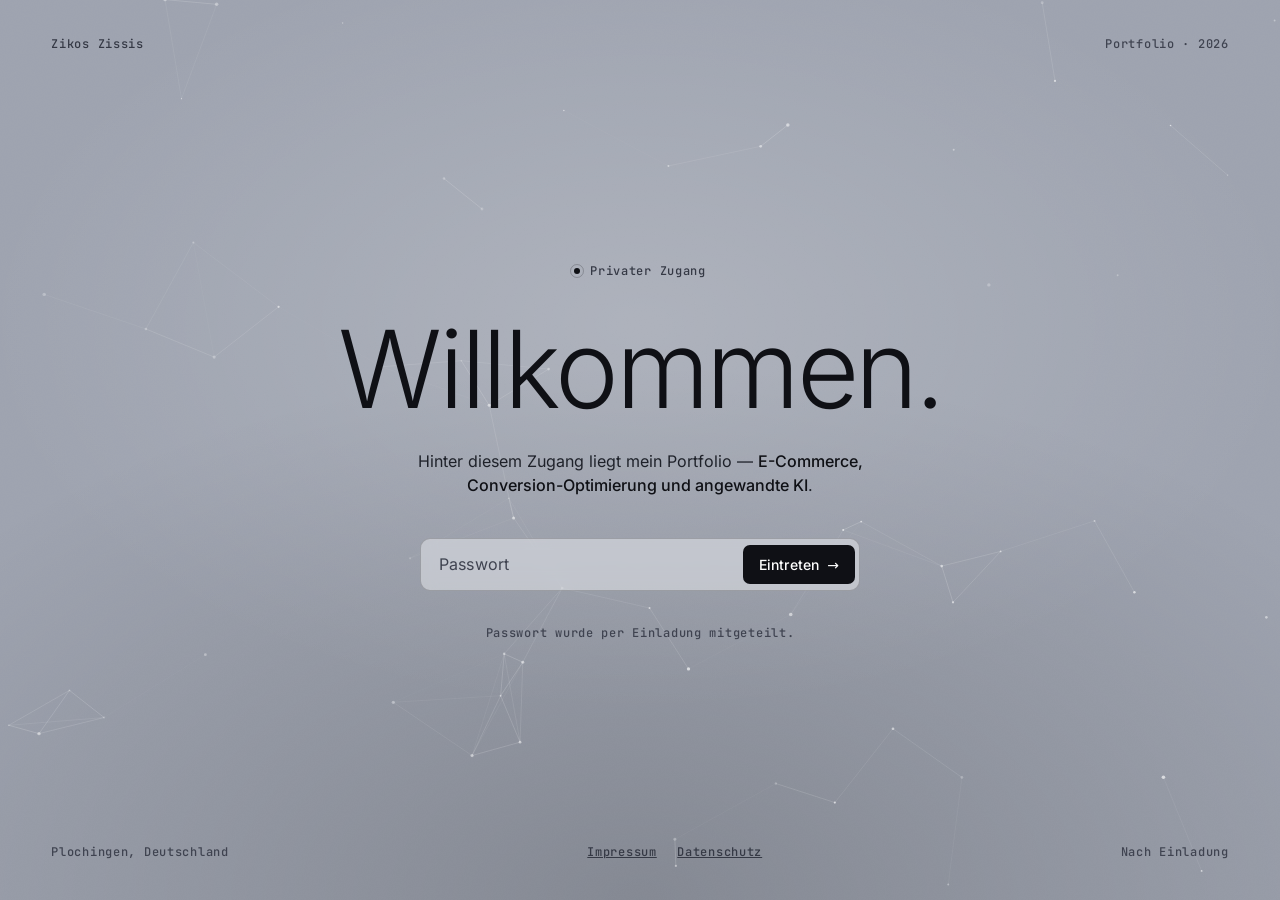
<file: portfolio.html>
<!doctype html>
<html lang="de" data-theme="cool">
<head>
  <meta charset="utf-8" />
  <meta name="viewport" content="width=device-width, initial-scale=1, viewport-fit=cover" />
  <meta name="color-scheme" content="dark light" />
  <meta name="description" content="Portfolio von Zikos Zissis — E-Commerce-Generalist mit Hands-on-Schwerpunkt: Sortimentssteuerung, Conversion-Optimierung und eigene Tools." />
  <meta name="robots" content="noindex, nofollow" />
  <title>Zikos Zissis — Portfolio</title>

  <link rel="stylesheet" href="assets/style.css?v=2026-05-11-selfhost" />
  <link rel="stylesheet" href="assets/shop.css?v=2026-05-08-mob" />
  <link rel="stylesheet" href="assets/case.css?v=2026-05-08-mob" />
  <link rel="stylesheet" href="assets/macro.css?v=2026-05-08-mob" />
  <link rel="stylesheet" href="assets/mascot.css?v=2026-05-08-rm2" />

  <link rel="icon" href="data:image/svg+xml;utf8,<svg xmlns='http://www.w3.org/2000/svg' viewBox='0 0 32 32'><rect width='32' height='32' fill='%23A0A5B1'/><circle cx='16' cy='16' r='6' fill='none' stroke='%23fff' stroke-width='1.2' opacity='0.85'/></svg>" />

  <meta property="og:title" content="Zikos Zissis — Portfolio" />
  <meta property="og:description" content="E-Commerce-Generalist mit Hands-on-Schwerpunkt: Sortimentssteuerung, Conversion-Optimierung und eigene Tools." />
  <meta property="og:type" content="website" />
</head>
<body data-page="shop">

  <a class="skip" href="#work">Zum Inhalt springen</a>

  <canvas id="scene" aria-hidden="true"></canvas>

  <header class="topbar" role="banner">
    <div class="topbar__row">
      <a href="portfolio.html" class="brand" aria-label="Zur Startseite">
        <img class="brand__mark" src="assets/portrait.png" alt="" width="35" height="35" decoding="async" />
        <span class="brand__name">Zikos Zissis</span>
      </a>

      <nav class="nav" aria-label="Hauptnavigation">
        <a href="#work" class="nav__link" data-active="true">Arbeitsproben</a>
        <a href="#experience" class="nav__link">Berufserfahrung</a>
        <a href="#about" class="nav__link">Kontakt</a>
      </nav>

      <button id="logout" class="topbar__logout mono" type="button">Abmelden</button>
    </div>

    <nav class="subnav" aria-label="Sektionen">
      <a href="#work" class="subnav__link">Arbeitsproben</a>
      <a href="#experience" class="subnav__link">Berufserfahrung</a>
      <a href="#about" class="subnav__link">Kontakt</a>
    </nav>
  </header>

  <main id="main" class="shop">

    <section class="work" id="work" aria-labelledby="work-title">
      <header class="section-head">
        <p class="eyebrow mono"><span class="dot" aria-hidden="true"></span> Arbeitsproben</p>
        <h1 class="section-head__title" id="work-title">Direkt im Browser erlebbar.</h1>
      </header>

      <ol class="grid" role="list">

        <li class="card card--live" data-stagger="1">
          <a href="#" class="card__link" data-action="cart-demo" aria-label="Live-Arbeitsprobe: Smart-Cart Drawer und Admin &ouml;ffnen">
            <figure class="card__media" aria-hidden="true" data-cover='{"brand":"Smart Cart","subtitle":"Drawer + Admin · Eigenentwicklung","stats":"DRAWER + ADMIN · BUNDLES · SHOPIFY-READY"}'>
              <div class="badges">
                <span class="badge badge--live">Live</span>
                <span class="badge badge--shopify">Shopify-Ready</span>
              </div>
            </figure>
            <div class="card__body">
              <h2 class="card__title">Smart-Cart &middot; Drawer &amp; Admin</h2>
              <p class="card__excerpt">Cart-Drawer (Kundensicht) plus Admin-Konfigurator (Shopify-Backend), per Toggle umschaltbar. Cross-Sell, Bundles und Rabatte &mdash; alles im Browser klickbar.</p>
              <div class="card__foot">
                <span class="mono mono--dim">Eigenentwicklung</span>
                <span class="card__cta">&Ouml;ffnen <span aria-hidden="true">&rarr;</span></span>
              </div>
            </div>
          </a>
        </li>

        <li class="card card--live" data-stagger="2">
          <a href="#" class="card__link" data-action="case-athenum" aria-label="Demo: Macro Intelligence öffnen">
            <figure class="card__media" aria-hidden="true" data-cover='{"brand":"Athenum","subtitle":"Macro Intelligence · Eigenentwicklung","stats":"75 LAYER · 100K+ DATAPOINTS · 12 QUELLEN"}'>
              <div class="badges">
                <span class="badge badge--live">Demo</span>
              </div>
            </figure>
            <div class="card__body">
              <h2 class="card__title">Athenum &middot; Macro Intelligence</h2>
              <p class="card__excerpt">Macro-Intelligence-Tool für Athenum: 75 Geo-Layer aus 12 offenen Quellen auf einer GPU-nativen Welt-Karte. Konzept, Daten-Pipeline und Frontend von mir entwickelt.</p>
              <div class="card__foot">
                <span class="mono mono--dim">Eigenentwicklung</span>
                <span class="card__cta">Öffnen <span aria-hidden="true">&rarr;</span></span>
              </div>
            </div>
          </a>
        </li>

        <li class="card card--live" data-stagger="3">
          <a href="#" class="card__link" data-action="advisor-demo" aria-label="Live-Demo: KI-Berater starten">
            <figure class="card__media" aria-hidden="true" data-cover='{"brand":"KI Berater","subtitle":"Beratungs-Bot · Eigenentwicklung","stats":"SHOPIFY-READY · LIVE-DEMO MIT CV"}'>
              <div class="badges">
                <span class="badge badge--live">Live</span>
                <span class="badge badge--shopify">Shopify-Ready</span>
              </div>
            </figure>
            <div class="card__body">
              <h2 class="card__title">KI-Berater</h2>
              <p class="card__excerpt">Shopify-ready Beratungs-Bot &mdash; l&auml;sst sich mit Produkt- und Unternehmensdaten f&uuml;ttern. Hier antwortet er live auf Fragen zu meinem Profil.</p>
              <div class="card__foot">
                <span class="mono mono--dim">Eigenentwicklung</span>
                <span class="card__cta">Öffnen <span aria-hidden="true">&rarr;</span></span>
              </div>
            </div>
          </a>
        </li>

      </ol>

      <aside class="certs" aria-labelledby="certs-title">
        <header class="certs__head">
          <p class="eyebrow mono"><span class="dot" aria-hidden="true"></span> Verifizierte Zertifikate</p>
          <h2 class="certs__title" id="certs-title">Trust-Layer.</h2>
          <p class="certs__lede">Offizielle Credentials &mdash; jeweils direkt beim Aussteller verifizierbar.</p>
        </header>

        <ol class="certs-strip" role="list">

          <li class="certs-strip__item">
            <button class="certs-strip__plate" type="button" data-cert-open="cert-klaviyo" aria-label="Klaviyo-Zertifikate &ouml;ffnen">
              <span class="certs-strip__check" aria-hidden="true">
                <svg viewBox="0 0 16 16" width="14" height="14"><circle cx="8" cy="8" r="7.2" fill="#1F7A3A"/><path d="M4.6 8.2 L7 10.4 L11.4 6" fill="none" stroke="#fff" stroke-width="1.7" stroke-linecap="round" stroke-linejoin="round"/></svg>
              </span>
              <span class="certs-strip__logo certs-strip__logo--klaviyo" aria-hidden="true">
                <svg xmlns="http://www.w3.org/2000/svg" viewBox="0 0 581 172"><path fill="currentColor" d="M329.918 34.367a11.85 11.85 0 0 0 8.284-3.315 11.69 11.69 0 0 0 3.576-8.129 11.87 11.87 0 0 0-3.512-8.29 12.03 12.03 0 0 0-8.348-3.488 11.85 11.85 0 0 0-8.185 3.551 11.69 11.69 0 0 0-3.338 8.227 11.5 11.5 0 0 0 3.403 8.065 11.66 11.66 0 0 0 8.12 3.38M410.509 45.371h28.604v2.254a15.3 15.3 0 0 0-4.538 1.558c-2.615 1.215-7.845 7.104-11.86 16.973-6.799 17.148-13.943 37.404-21.442 60.618l-2.792 8.803c-1.223 3.979-2.269 6.576-2.792 8.143s-1.224 3.979-2.438 6.919a38.6 38.6 0 0 1-2.659 6.409c-1.401 2.597-4.016 7.923-6.107 9.525-3.316 2.773-8.2 5.889-14.298 5.37-11.86 0-20.751-8.803-20.928-19.217 0-7.105 4.538-11.779 11.337-11.779 4.884 0 9.236 2.641 9.236 8.134 0 3.988-4.006 8.143-4.006 10.221 0 5.369 3.138 7.922 9.245 7.922 4.875 0 8.864-3.116 11.851-9.349 4.016-7.104 4.361-14.894 1.046-23.557l-25.103-65.98c-5.761-15.237-10.122-20.246-15.521-20.783V45.3h39.578v2.253c-4.707.52-7.144 3.293-7.144 8.31 0 3.636 1.391 9.182 4.006 16.286l4.707 12.81c5.407 13.855 9.75 25.977 12.037 33.601 5.053-15.758 9.751-29.614 14.298-41.736 3.315-9.006 4.884-15.414 4.884-19.226 0-6.752-3.661-9.868-9.245-9.868zM135.158 129.714c-5.052-.88-9.413-5.37-9.413-14.895V0L96.972 6.233v2.43c4.884-.52 9.75 3.802 9.75 12.984v93.172c0 9.006-4.884 14.2-9.75 14.895q-.687.12-1.383.167a15.4 15.4 0 0 1-7.268-1.276c-3.865-1.673-7.091-4.657-9.821-9.111L65.203 98.366a24.44 24.44 0 0 0-11.884-9.785 24.64 24.64 0 0 0-15.418-.779L52.9 71.35c11.328-12.465 21.797-20.432 31.733-23.724V45.37H51.642v2.254c8.545 3.292 8.021 10.564-1.773 22.008l-21.096 24.41V0L0 6.233v2.43c4.884 0 9.75 4.841 9.75 13.327v92.829c0 10.221-4.706 14.2-9.75 14.895v2.254h38.222v-2.254c-6.276-.88-9.414-5.713-9.414-14.895v-17.14l8.19-9.005 19.838 32.378c4.707 7.799 9.068 10.916 16.044 10.916h66.391v-1.761s-1.897-.132-4.113-.493M214.368 118.763V80.029c-.382-25.326-11.072-36.858-35.554-36.858a34.97 34.97 0 0 0-21.619 7.27c-6.453 4.851-9.591 10.397-9.591 16.806 0 6.233 3.484 10.907 9.236 10.907 6.108 0 10.469-3.46 10.469-8.31 0-3.636-2.447-8.662-2.447-12.122 0-6.241 4.716-11.611 12.906-11.611 10.469 0 17.959 7.8 17.959 25.115v10.388l-8.714 2.077c-4.538.88-8.367 1.761-11.337 2.641s-6.798 2.078-11.337 3.803c-9.068 3.469-13.943 6.761-18.135 12.994a18.1 18.1 0 0 0-3.138 10.22c0 14.367 10.113 20.952 24.243 20.952 11.159 0 23.046-5.89 28.418-16.973.077 3.496.92 6.933 2.473 10.071 5.912 11.884 25.493 4.859 25.493 4.859v-2.253c-8.572 1.329-9.281-8.795-9.325-11.242m-18.615-11.99c0 5.713-2.092 10.388-6.275 13.68-4.007 3.293-8.191 5.027-12.552 5.027-8.545 0-14.129-5.546-14.129-15.767 0-4.841 2.659-9.349 4.884-11.945a21.3 21.3 0 0 1 6.107-4.332c2.961-1.558 4.432-2.359 6.453-3.292l7.978-2.94c4.006-1.558 6.444-2.421 7.49-2.94zM581 45.371h-67.818V0H581l-14.236 22.686zM443.147 120.946a45.33 45.33 0 0 1-12.933-32.263 44.5 44.5 0 0 1 3.224-17.337 44.8 44.8 0 0 1 9.709-14.76c8.554-9.014 19.031-13.53 31.263-13.53 12.046 0 22.533 4.516 31.086 13.53a44.2 44.2 0 0 1 9.845 14.722 44 44 0 0 1 3.256 17.375 44.6 44.6 0 0 1-3.276 17.443 44.9 44.9 0 0 1-9.825 14.82c-8.553 8.803-19.04 13.355-31.086 13.355-12.232 0-22.709-4.508-31.263-13.355m46.979-62.916c-3.448-6.699-7.978-10.625-13.296-11.682-10.787-2.156-20.325 8.856-23.879 26.366a82.6 82.6 0 0 0-1.091 23.847 65.8 65.8 0 0 0 6.577 22.889c3.457 6.708 7.978 10.625 13.296 11.681 10.788 2.157 20.6-9.322 24.181-27.008 2.97-14.78 1.463-32.782-5.832-46.102z"/><path fill="currentColor" d="M340.032 114.819V45.371h-61.383v2.087c8.199 1.215 12.099 7.36 8.377 17.324-19.182 51.78-17.959 49.456-19.182 53.611-1.223-3.988-4.016-13.785-8.545-26.075-4.53-12.289-7.499-20.44-8.722-24.076-4.707-14.376-3.138-19.746 4.538-20.608V45.38h-39.764v2.254c5.93 1.215 11.16 7.966 15.521 20.088l6.107 15.758c6.71 17.025 14.591 40.494 17.223 48.497h13.216c4.255-12.325 21.327-61.508 23.614-66.508 2.464-5.696 5.256-10.01 8.377-12.994a15.54 15.54 0 0 1 5.378-3.722 15.64 15.64 0 0 1 6.446-1.19s9.582 0 9.582 9.182v58.074c0 9.684-4.707 14.2-9.591 14.895v2.254h38.018v-2.254c-5.026-.695-9.21-5.194-9.21-14.895"/></svg>
              </span>
              <span class="certs-strip__count mono"><span data-cert-count>5</span> Zertifikate</span>
            </button>
          </li>

        </ol>
      </aside>
    </section>

    <section class="experience" id="experience" aria-labelledby="exp-title">
      <header class="section-head">
        <p class="eyebrow mono"><span class="dot" aria-hidden="true"></span> Berufserfahrung</p>
        <h2 class="section-head__title" id="exp-title">Stationen</h2>
      </header>

      <ol class="exp-list" role="list">

        <li class="exp-item">
          <header class="exp-head">
            <time class="exp-time mono" datetime="2025-12-11/2026-04-30">12/25 &mdash; 04/26</time>
            <span class="exp-mode mono mono--dim">Freelance &middot; unentgeltlich &middot; Remote</span>
          </header>
          <div class="exp-body">
            <span class="exp-brand mono">athenum.xyz &middot; VenturePoint LLC (Sheridan, WY &middot; USA)</span>
            <h3 class="exp-role">Solution Architect &middot; Macro Intelligence</h3>
            <p class="exp-summary">Konzept, Daten-Pipeline und Frontend des Macro-Intelligence-Moduls &mdash; 75 Geo-Layer aus 12 Quellen auf GPU-nativer Welt-Karte. Eigenentwicklung, unentgeltlicher Projektvertrag.</p>
            <ul class="exp-tags mono mono--dim">
              <li>System-Architektur</li><li>75 Layer</li><li>100K+ Datapoints</li><li>12 Quellen</li><li>GPU-Map</li><li>Geo-Pipeline</li>
            </ul>
          </div>
        </li>

        <li class="exp-item exp-item--clickable" data-action="case-decathlon" tabindex="0" role="button" aria-label="Details zur Decathlon-Anstellung öffnen">
          <header class="exp-head">
            <time class="exp-time mono">04/23 &mdash; 10/25</time>
            <span class="exp-mode mono mono--dim">Festanstellung &middot; 30&nbsp;h &middot; Remote</span>
          </header>
          <div class="exp-body">
            <span class="exp-brand mono">Decathlon Deutschland SE &amp; Co. KG</span>
            <h3 class="exp-role">Junior Online Category Manager &middot; Fitness DE/AT &amp; Nutrition</h3>
            <p class="exp-summary">Operative Steuerung der Fitness-Range und Begleitung des Nutrition-Relaunchs &mdash; Sortiment (14.000+&nbsp;SKUs), A/B-Tests an PDP &amp; Checkout, KPI-Monitoring via GA4, SEO sowie Hands-on im CMS, PIM und Shop-Backend (HTML/CSS auf decathlon.at).</p>
            <ul class="exp-tags mono mono--dim">
              <li>14.000+ SKUs</li><li>GA4</li><li>HTML/CSS</li><li>CMS</li><li>PIM</li><li>SEO</li><li>A/B-Tests</li>
            </ul>
          </div>
          <span class="exp-cta mono">Öffnen <span aria-hidden="true">&rarr;</span></span>
        </li>

        <li class="exp-item">
          <header class="exp-head">
            <time class="exp-time mono">10/22 &mdash; 03/23</time>
            <span class="exp-mode mono mono--dim">Praktikum &middot; 6&nbsp;Mon. &middot; Plochingen</span>
          </header>
          <div class="exp-body">
            <span class="exp-brand mono">Decathlon Deutschland SE &amp; Co. KG</span>
            <h3 class="exp-role">Praktikum &middot; Online Category Management</h3>
            <p class="exp-summary">Einstieg ins Online Category Management: Pflege von Produktdaten und Listings, erste eigene KPI-Reports, Vorbereitung des Sportnahrungs-Relaunchs.</p>
          </div>
        </li>

        <li class="exp-item">
          <header class="exp-head">
            <time class="exp-time mono">02/18 &mdash; 09/22</time>
            <span class="exp-mode mono mono--dim">Aushilfe &middot; 4,5&nbsp;J. &middot; Schlierbach</span>
          </header>
          <div class="exp-body">
            <span class="exp-brand mono">Fischer Möbel GmbH</span>
            <h3 class="exp-role">Digital Content Assistant &middot; E-Commerce</h3>
            <p class="exp-summary">Pflege und QA der Produktdaten im Web-Backend einer D2C-Premium-Marke, SEO-Keyword-Recherche, technische Produktdokumentationen und Aufbau strukturierter Daten-Workflows. Arbeitszeugnis &laquo;sehr&nbsp;gut&raquo;.</p>
            <ul class="exp-tags mono mono--dim">
              <li>D2C Premium</li><li>SEO</li><li>Web-Backend</li><li>Produktdaten</li><li>Daten-QA</li>
            </ul>
          </div>
        </li>

      </ol>
    </section>

    <section class="about" id="about" aria-labelledby="about-title">
      <figure class="about__portrait" aria-hidden="true">
        <img src="assets/portrait.png" alt="" width="96" height="96" loading="lazy" decoding="async" />
      </figure>
      <div class="about__copy">
        <p class="eyebrow mono"><span class="dot" aria-hidden="true"></span> Über mich</p>
        <h2 class="about__title" id="about-title">Sprechen wir.</h2>
        <p class="about__lede">
          E-Commerce-Generalist mit Hands-on-Schwerpunkt: Sortimentssteuerung, Conversion-Optimierung und eigene Tools. 2,5&nbsp;Jahre Decathlon Fitness DE/AT, zuletzt Freelance-Aufbau des Macro-Intelligence-Tools für athenum.xyz. Offen für die nächste Station.
        </p>
        <p class="about__meta mono mono--dim">
          Plochingen, DE &middot; BWL-Bachelor &middot; Master Digital Business (lfd.) &middot; remote
        </p>
        <div class="about__cta">
          <a class="btn btn--primary btn--wa" href="https://wa.me/4915788280337?text=Hallo%20Zikos%2C" target="_blank" rel="noopener">
            <svg class="btn__ico" viewBox="0 0 24 24" width="16" height="16" aria-hidden="true">
              <path fill="currentColor" d="M19.11 4.91A9.93 9.93 0 0 0 12.04 2C6.55 2 2.08 6.47 2.08 11.96c0 1.76.46 3.48 1.34 4.99L2 22l5.18-1.36a9.94 9.94 0 0 0 4.86 1.24h.01c5.49 0 9.96-4.47 9.96-9.96 0-2.66-1.04-5.16-2.9-7.01zm-7.07 15.3h-.01a8.25 8.25 0 0 1-4.21-1.15l-.3-.18-3.07.81.82-3-.2-.31a8.25 8.25 0 0 1-1.27-4.42c0-4.57 3.72-8.29 8.29-8.29 2.21 0 4.29.86 5.85 2.43a8.21 8.21 0 0 1 2.43 5.86c0 4.57-3.72 8.25-8.33 8.25zm4.55-6.18c-.25-.13-1.47-.73-1.7-.81-.23-.08-.4-.13-.56.13-.17.25-.65.81-.79.97-.15.17-.29.19-.54.06-.25-.13-1.05-.39-2-1.23-.74-.66-1.24-1.47-1.39-1.72-.15-.25-.02-.39.11-.51.11-.11.25-.29.38-.43.13-.15.17-.25.25-.41.08-.17.04-.31-.02-.43-.06-.13-.56-1.34-.77-1.84-.2-.49-.41-.42-.56-.43-.15-.01-.31-.01-.48-.01-.17 0-.43.06-.66.31-.23.25-.86.84-.86 2.05 0 1.21.88 2.38 1 2.55.13.17 1.74 2.65 4.21 3.71.59.25 1.05.4 1.41.52.59.19 1.13.16 1.55.1.47-.07 1.47-.6 1.67-1.18.21-.58.21-1.07.15-1.18-.06-.11-.23-.17-.48-.3z"/>
            </svg>
            <span>WhatsApp</span>
          </a>
          <button class="btn btn--ghost" type="button" data-contact-open>
            <svg class="btn__ico" viewBox="0 0 24 24" width="16" height="16" aria-hidden="true">
              <path fill="none" stroke="currentColor" stroke-width="1.6" stroke-linecap="round" stroke-linejoin="round" d="M4 6h16v12H4zM4 7l8 6 8-6"/>
            </svg>
            <span>E-Mail schreiben</span>
            <span aria-hidden="true">&rarr;</span>
          </button>
        </div>
      </div>
    </section>

  </main>

  <footer class="foot" role="contentinfo">
    <div class="foot__row">
      <span class="mono">&copy; 2026 Zikos Zissis</span>
      <nav class="foot__legal" aria-label="Rechtliches">
        <a class="mono mono--link" href="impressum.html">Impressum</a>
        <a class="mono mono--link" href="datenschutz.html">Datenschutz</a>
      </nav>
      <span class="mono mono--dim">Plochingen, Deutschland</span>
    </div>
  </footer>

  <!-- Cart Drawer -->
  <aside id="cart" class="drawer" aria-hidden="true" aria-labelledby="cart-title" tabindex="-1" data-view="customer">
    <div class="drawer__panel" role="dialog" aria-modal="true">
      <header class="drawer__head">
        <div class="drawer__head-row">
          <div class="drawer__head-text">
            <h2 class="drawer__title" id="cart-title">Warenkorb</h2>
            <span class="drawer__seq mono mono--dim" id="cart-seq-hint" aria-live="polite"></span>
          </div>
          <button class="drawer__close" type="button" data-cart-close aria-label="Drawer schlie&szlig;en">&times;</button>
        </div>
        <div class="drawer__view" role="tablist" aria-label="Drawer-Ansicht">
          <button class="drawer__view-btn" type="button" data-view-switch="customer" role="tab" aria-selected="true">Kunde</button>
          <button class="drawer__view-btn" type="button" data-view-switch="admin" role="tab" aria-selected="false">Admin</button>
        </div>
      </header>
      <div class="drawer__body" id="cart-body">
        <div class="drawer__pane" id="cart-render" data-pane="customer" aria-live="polite"></div>
        <div class="drawer__pane" id="admin-render" data-pane="admin" hidden></div>
      </div>
      <footer class="drawer__foot" id="cart-footer"></footer>

      <!-- Admin Modal -->
      <div class="adm-modal" id="adm-modal" hidden>
        <button class="adm-modal__scrim" type="button" data-pick-cancel aria-label="Abbrechen"></button>
        <div class="adm-modal__panel" role="dialog" aria-modal="true" aria-labelledby="adm-modal-title">
          <header class="adm-modal__head">
            <span class="adm-modal__eyebrow mono">Produkt-Picker</span>
            <h3 class="adm-modal__title" id="adm-modal-title">Produkt hinzuf&uuml;gen</h3>
            <p class="adm-modal__sub mono" id="adm-modal-sub"></p>
          </header>
          <div class="adm-modal__list" id="adm-modal-list"></div>
          <footer class="adm-modal__foot">
            <button class="adm-modal__cancel mono" type="button" data-pick-cancel>Abbrechen</button>
          </footer>
        </div>
      </div>

      <!-- Admin Toast -->
      <div class="adm-toast" id="adm-toast" role="status" aria-live="polite" hidden></div>
    </div>
    <div class="drawer__scrim" data-cart-close aria-hidden="true"></div>
  </aside>

  <!-- Case-Drawer · Decathlon -->
  <aside id="case-decathlon" class="case-drawer" aria-hidden="true" aria-labelledby="case-title" tabindex="-1">
    <div class="case-drawer__panel" role="dialog" aria-modal="true">
      <header class="case-drawer__head">
        <span class="case-drawer__eyebrow">CASE STUDY</span>
        <h2 class="case-drawer__title" id="case-title">Decathlon &middot; Fitness DE/AT</h2>
        <span class="case-drawer__meta">10/2022 &rarr; 10/2025 &middot; 14.247 SKUs &middot; 100&nbsp;% Remote</span>
        <button class="case-drawer__close" type="button" data-case-close aria-label="Case schließen">&times;</button>
      </header>
      <div class="case-drawer__body" id="case-decathlon-body" aria-live="polite"></div>
    </div>
    <div class="case-drawer__scrim" data-case-close aria-hidden="true"></div>
  </aside>

  <!-- Case-Drawer · Athenum Macro Intelligence -->
  <aside id="case-athenum" class="case-drawer" aria-hidden="true" aria-labelledby="athenum-title" tabindex="-1">
    <div class="case-drawer__panel" role="dialog" aria-modal="true">
      <header class="case-drawer__head">
        <span class="case-drawer__eyebrow">DEMO</span>
        <h2 class="case-drawer__title" id="athenum-title">Athenum &middot; Macro Intelligence</h2>
        <span class="case-drawer__meta">PROJEKTVERTRAG &middot; 75 LAYER &middot; DEMO</span>
        <button class="case-drawer__close" type="button" data-case-close aria-label="Case schließen">&times;</button>
      </header>
      <div class="case-drawer__body" id="case-athenum-body" aria-live="polite"></div>
    </div>
    <div class="case-drawer__scrim" data-case-close aria-hidden="true"></div>
  </aside>

  <!-- Cert-Drawer · Klaviyo -->
  <aside id="cert-klaviyo" class="case-drawer cert-drawer" aria-hidden="true" aria-labelledby="cert-klaviyo-title" tabindex="-1">
    <div class="case-drawer__panel" role="dialog" aria-modal="true">
      <header class="case-drawer__head">
        <span class="case-drawer__eyebrow">VERIFIZIERTE ZERTIFIKATE</span>
        <h2 class="case-drawer__title" id="cert-klaviyo-title">Klaviyo</h2>
        <span class="case-drawer__meta">B2C CRM &middot; Email- &amp; SMS-Marketing-Automation</span>
        <button class="case-drawer__close" type="button" data-cert-close aria-label="Schlie&szlig;en">&times;</button>
      </header>
      <div class="case-drawer__body">
        <ol class="cert-list" role="list">

          <li class="cert">
            <header class="cert__head">
              <span class="cert__eyebrow mono">LEVEL 05 &middot; DEVELOPER</span>
              <h3 class="cert__name">Klaviyo Developer Certificate</h3>
              <span class="cert__verified" title="Beim Aussteller verifizierbar">
                <svg viewBox="0 0 16 16" width="13" height="13" aria-hidden="true"><circle cx="8" cy="8" r="7.2" fill="#1F7A3A"/><path d="M4.6 8.2 L7 10.4 L11.4 6" fill="none" stroke="#fff" stroke-width="1.7" stroke-linecap="round" stroke-linejoin="round"/></svg>
                <span>Verifiziert</span>
              </span>
            </header>

            <p class="cert__desc">Verst&auml;ndnis von Klaviyos Datenmodell und API &mdash; Daten via REST-API und Webhooks in beide Richtungen synchronisieren. Br&uuml;cke zwischen Marketing-Plattform und eigenem Tech-Stack.</p>

            <div class="cert__skills">
              <span class="cert__skills-label mono">Skills &amp; Knowledge</span>
              <ul class="cert__chips" role="list">
                <li>API</li>
                <li>Webhook</li>
                <li>Data model</li>
                <li>Klaviyo</li>
              </ul>
            </div>

            <footer class="cert__foot">
              <dl class="cert__dates mono">
                <div class="cert__date">
                  <dt>Ausgestellt</dt>
                  <dd><time datetime="2026">2026</time></dd>
                </div>
                <div class="cert__date">
                  <dt>Credential-ID</dt>
                  <dd>181898052</dd>
                </div>
              </dl>
              <a class="cert__verify" href="https://credential.klaviyo.com/499d56c0-d9b4-4688-8ba2-826ccb09020a" target="_blank" rel="noopener">
                <span>Auf Klaviyo verifizieren</span>
                <span aria-hidden="true">&#8599;</span>
              </a>
            </footer>
          </li>

          <li class="cert">
            <header class="cert__head">
              <span class="cert__eyebrow mono">LEVEL 04 &middot; DIGITAL MARKETING</span>
              <h3 class="cert__name">Digital Marketing Certificate</h3>
              <span class="cert__verified" title="Beim Aussteller verifizierbar">
                <svg viewBox="0 0 16 16" width="13" height="13" aria-hidden="true"><circle cx="8" cy="8" r="7.2" fill="#1F7A3A"/><path d="M4.6 8.2 L7 10.4 L11.4 6" fill="none" stroke="#fff" stroke-width="1.7" stroke-linecap="round" stroke-linejoin="round"/></svg>
                <span>Verifiziert</span>
              </span>
            </header>

            <p class="cert__desc">Anwendung des AIDA-Funnel-Frameworks: wie Marketing-Prinzipien und -Taktiken einen Kunden vom ersten Markenkontakt bis zur Loyalit&auml;t f&uuml;hren &mdash; mit Fokus auf Persona-Mapping, Acquisition, Conversion und Retention.</p>

            <div class="cert__skills">
              <span class="cert__skills-label mono">Skills &amp; Knowledge</span>
              <ul class="cert__chips" role="list">
                <li>Digital marketing strategy</li>
                <li>Customer persona mapping</li>
                <li>Customer acquisition strategy</li>
                <li>Customer conversion strategy</li>
                <li>Customer retention strategy</li>
              </ul>
            </div>

            <footer class="cert__foot">
              <dl class="cert__dates mono">
                <div class="cert__date">
                  <dt>Ausgestellt</dt>
                  <dd><time datetime="2026">2026</time></dd>
                </div>
                <div class="cert__date">
                  <dt>Credential-ID</dt>
                  <dd>181897158</dd>
                </div>
              </dl>
              <a class="cert__verify" href="https://credential.klaviyo.com/8ba7f690-d9cf-45ae-97cb-2097c45cc814" target="_blank" rel="noopener">
                <span>Auf Klaviyo verifizieren</span>
                <span aria-hidden="true">&#8599;</span>
              </a>
            </footer>
          </li>

          <li class="cert">
            <header class="cert__head">
              <span class="cert__eyebrow mono">LEVEL 03 &middot; DELIVERABILITY</span>
              <h3 class="cert__name">Klaviyo Deliverability Certificate</h3>
              <span class="cert__verified" title="Beim Aussteller verifizierbar">
                <svg viewBox="0 0 16 16" width="13" height="13" aria-hidden="true"><circle cx="8" cy="8" r="7.2" fill="#1F7A3A"/><path d="M4.6 8.2 L7 10.4 L11.4 6" fill="none" stroke="#fff" stroke-width="1.7" stroke-linecap="round" stroke-linejoin="round"/></svg>
                <span>Verifiziert</span>
              </span>
            </header>

            <p class="cert__desc">Email-Zustellbarkeit entscheidet, ob eine Nachricht beim Abonnenten ankommt &mdash; ein zentraler Hebel f&uuml;r jede B2B- und B2C-Email-Strategie. Das Zertifikat deckt Sender-Reputation, Inbox-Placement und Performance-Steuerung in Klaviyo ab.</p>

            <div class="cert__skills">
              <span class="cert__skills-label mono">Skills &amp; Knowledge</span>
              <ul class="cert__chips" role="list">
                <li>Email deliverability</li>
                <li>Performance analysis</li>
                <li>Klaviyo</li>
              </ul>
            </div>

            <footer class="cert__foot">
              <dl class="cert__dates mono">
                <div class="cert__date">
                  <dt>Ausgestellt</dt>
                  <dd><time datetime="2026">2026</time></dd>
                </div>
                <div class="cert__date">
                  <dt>Credential-ID</dt>
                  <dd>181895661</dd>
                </div>
              </dl>
              <a class="cert__verify" href="https://credential.klaviyo.com/b9e48a32-cd61-4d2d-83c7-caaa3ddf6451" target="_blank" rel="noopener">
                <span>Auf Klaviyo verifizieren</span>
                <span aria-hidden="true">&#8599;</span>
              </a>
            </footer>
          </li>

          <li class="cert">
            <header class="cert__head">
              <span class="cert__eyebrow mono">LEVEL 02 &middot; STRATEGIST</span>
              <h3 class="cert__name">Klaviyo Strategist Certificate</h3>
              <span class="cert__verified" title="Beim Aussteller verifizierbar">
                <svg viewBox="0 0 16 16" width="13" height="13" aria-hidden="true"><circle cx="8" cy="8" r="7.2" fill="#1F7A3A"/><path d="M4.6 8.2 L7 10.4 L11.4 6" fill="none" stroke="#fff" stroke-width="1.7" stroke-linecap="round" stroke-linejoin="round"/></svg>
                <span>Verifiziert</span>
              </span>
            </header>

            <p class="cert__desc">Aufbauend auf dem Practitioner-Level: Entwicklung omnichannel-orientierter Marketing-Strategien mit der vollen Klaviyo-Plattform &mdash; inkl. fortgeschrittener Tools und Taktiken f&uuml;r Segmentierung, Lifecycle-Automation und Performance-Steuerung.</p>

            <div class="cert__skills">
              <span class="cert__skills-label mono">Skills &amp; Knowledge</span>
              <ul class="cert__chips" role="list">
                <li>Omnichannel strategy</li>
                <li>Advanced segmentation</li>
                <li>Lifecycle automation</li>
                <li>Personalization</li>
                <li>Campaign strategy</li>
                <li>Email marketing</li>
                <li>SMS marketing</li>
                <li>Performance analysis</li>
                <li>Owned marketing</li>
                <li>Klaviyo platform</li>
              </ul>
            </div>

            <footer class="cert__foot">
              <dl class="cert__dates mono">
                <div class="cert__date">
                  <dt>Ausgestellt</dt>
                  <dd><time datetime="2026">2026</time></dd>
                </div>
                <div class="cert__date">
                  <dt>Credential-ID</dt>
                  <dd>181894800</dd>
                </div>
              </dl>
              <a class="cert__verify" href="https://credential.klaviyo.com/1e6f1efa-f62a-4837-83dd-b4301c00335d" target="_blank" rel="noopener">
                <span>Auf Klaviyo verifizieren</span>
                <span aria-hidden="true">&#8599;</span>
              </a>
            </footer>
          </li>

          <li class="cert">
            <header class="cert__head">
              <span class="cert__eyebrow mono">LEVEL 01 &middot; PRACTITIONER</span>
              <h3 class="cert__name">Klaviyo Practitioner Certificate</h3>
              <span class="cert__verified" title="Beim Aussteller verifizierbar">
                <svg viewBox="0 0 16 16" width="13" height="13" aria-hidden="true"><circle cx="8" cy="8" r="7.2" fill="#1F7A3A"/><path d="M4.6 8.2 L7 10.4 L11.4 6" fill="none" stroke="#fff" stroke-width="1.7" stroke-linecap="round" stroke-linejoin="round"/></svg>
                <span>Verifiziert</span>
              </span>
            </header>

            <p class="cert__desc">F&uuml;hrt durch Klaviyos Kern-Funktionen mit praxisnahen Beispielen und konkreten Implementierungs-Schritten &mdash; von Konto-Setup bis hin zu kanal&uuml;bergreifender Automation.</p>

            <div class="cert__skills">
              <span class="cert__skills-label mono">Skills &amp; Knowledge</span>
              <ul class="cert__chips" role="list">
                <li>Klaviyo account setup</li>
                <li>Integration</li>
                <li>Sign-up forms</li>
                <li>List growth</li>
                <li>Segmentation</li>
                <li>Personalization</li>
                <li>Email design</li>
                <li>Campaign strategy</li>
                <li>Automations</li>
                <li>Performance analysis</li>
                <li>Email marketing</li>
                <li>SMS marketing</li>
                <li>Owned marketing</li>
              </ul>
            </div>

            <footer class="cert__foot">
              <dl class="cert__dates mono">
                <div class="cert__date">
                  <dt>Ausgestellt</dt>
                  <dd><time datetime="2026">2026</time></dd>
                </div>
                <div class="cert__date">
                  <dt>Credential-ID</dt>
                  <dd>181891863</dd>
                </div>
              </dl>
              <a class="cert__verify" href="https://credential.klaviyo.com/c32f0ad8-bfe9-42cb-ba31-ac3b6da8ffd0" target="_blank" rel="noopener">
                <span>Auf Klaviyo verifizieren</span>
                <span aria-hidden="true">&#8599;</span>
              </a>
            </footer>
          </li>

        </ol>
      </div>
    </div>
    <div class="case-drawer__scrim" data-cert-close aria-hidden="true"></div>
  </aside>

  <!-- Tutorial-Sprechblase, links neben dem Drawer -->
  <aside class="cart-bubble" id="cart-bubble" role="status" aria-live="polite" hidden>
    <span class="cart-bubble__step"></span>
    <h3 class="cart-bubble__title"></h3>
    <p class="cart-bubble__text"></p>
  </aside>

  <!-- Kontakt-Dialog -->
  <dialog id="contact-dialog" class="contact-dialog" aria-labelledby="contact-dialog-title">
    <form class="contact-dialog__form" data-contact-form action="https://formsubmit.co/ajax/zikos.zissis@outlook.com" method="POST" novalidate>
      <input type="hidden" name="_subject" value="Portfolio-Anfrage" />
      <input type="hidden" name="_template" value="table" />
      <input type="hidden" name="_captcha" value="false" />
      <input type="text" name="_honey" tabindex="-1" autocomplete="off" style="position:absolute;left:-9999px;width:1px;height:1px;opacity:0;" aria-hidden="true" />

      <header class="contact-dialog__head">
        <p class="eyebrow mono"><span class="dot" aria-hidden="true"></span> E-Mail an Zikos</p>
        <h3 id="contact-dialog-title" class="contact-dialog__title">Kurz, pr&auml;zise, los.</h3>
        <button type="button" class="contact-dialog__close" data-contact-close aria-label="Schlie&szlig;en">&times;</button>
      </header>
      <label class="contact-dialog__field">
        <span class="contact-dialog__label mono">Dein Name</span>
        <input type="text" name="name" required autocomplete="name" />
      </label>
      <label class="contact-dialog__field">
        <span class="contact-dialog__label mono">Deine E-Mail</span>
        <input type="email" name="email" required autocomplete="email" placeholder="name@firma.de" />
      </label>
      <label class="contact-dialog__field">
        <span class="contact-dialog__label mono">Betreff</span>
        <input type="text" name="subject" required value="Portfolio-Anfrage" />
      </label>
      <label class="contact-dialog__field">
        <span class="contact-dialog__label mono">Nachricht</span>
        <textarea name="message" rows="5" required placeholder="Worum geht's?"></textarea>
      </label>
      <p class="contact-dialog__hint mono mono--dim" data-contact-hint>Geht direkt an <em>zikos.zissis@outlook.com</em>. Antwort meist binnen 24&thinsp;h.</p>
      <p class="contact-dialog__status" data-contact-status role="status" aria-live="polite" hidden></p>
      <div class="contact-dialog__actions">
        <button type="button" class="btn btn--ghost" data-contact-close>Abbrechen</button>
        <button type="submit" class="btn btn--primary" data-contact-submit>
          <span>Senden</span>
          <span aria-hidden="true">&rarr;</span>
        </button>
      </div>
    </form>
  </dialog>

  <!-- KI-Berater · Karriere-Chatbot (eigener Backend-Service unter chatbot/) -->
  <link rel="stylesheet" href="chatbot/frontend/chatbot-widget.css?v=6-selfhost" />
  <script src="chatbot/frontend/chatbot-widget.js?v=3" defer></script>
  <script>
    document.addEventListener("DOMContentLoaded", function () {
      if (!window.ZikosBot) return;
      // Production (Render): zikos-karriere-chatbot.onrender.com
      // Lokal (file:// oder localhost): http://localhost:8091
      var backend = window.ZZ_BOT_BACKEND_URL
        || (location.hostname.endsWith(".onrender.com")
              ? "https://zikos-karriere-chatbot.onrender.com"
              : "http://localhost:8091");
      window.ZikosBot.init({
        backendUrl: backend,
        title: "Zikos Zissis",
        cssUrl: "chatbot/frontend/chatbot-widget.css?v=6-selfhost",
        avatarUrl: "assets/portrait.png"
      });
    });
  </script>

  <script src="assets/scene.js?v=2026-05-08-mob" defer></script>
  <script src="assets/cover-builder.js?v=2026-05-08-b" defer></script>
  <script src="assets/cart-data.js?v=2026-05-08-mob" defer></script>
  <script src="assets/cart.js?v=2026-05-08-mob" defer></script>
  <script src="assets/shop.js?v=2026-05-08-mob" defer></script>
  <script src="assets/case.js?v=2026-05-08-mob" defer></script>
  <script src="assets/certs.js?v=2026-05-08" defer></script>
  <script src="assets/macro.js?v=2026-05-08-mob" defer></script>
  <script src="assets/mascot.js?v=2026-05-08-rm" defer></script>
</body>
</html>
</file>
<file: assets/style.css>
/* ============================================================
   Zikos Zissis — Portfolio Gate
   Pure CSS · keine Frameworks · Production-ready
   ============================================================ */

/* ============================================================
   SELF-HOSTED FONTS · Inter + JetBrains Mono (SIL OFL 1.1)
   Latin-Subset, WOFF2 — lokal unter assets/fonts/
   ============================================================ */

@font-face {
  font-family: "Inter";
  font-style: normal;
  font-weight: 300;
  font-display: swap;
  src: url("fonts/inter-latin-300.woff2") format("woff2");
}
@font-face {
  font-family: "Inter";
  font-style: normal;
  font-weight: 400;
  font-display: swap;
  src: url("fonts/inter-latin-400.woff2") format("woff2");
}
@font-face {
  font-family: "Inter";
  font-style: normal;
  font-weight: 500;
  font-display: swap;
  src: url("fonts/inter-latin-500.woff2") format("woff2");
}
@font-face {
  font-family: "Inter";
  font-style: normal;
  font-weight: 600;
  font-display: swap;
  src: url("fonts/inter-latin-600.woff2") format("woff2");
}
@font-face {
  font-family: "Inter";
  font-style: normal;
  font-weight: 700;
  font-display: swap;
  src: url("fonts/inter-latin-700.woff2") format("woff2");
}
@font-face {
  font-family: "JetBrains Mono";
  font-style: normal;
  font-weight: 400;
  font-display: swap;
  src: url("fonts/jetbrains-mono-latin-400.woff2") format("woff2");
}
@font-face {
  font-family: "JetBrains Mono";
  font-style: normal;
  font-weight: 500;
  font-display: swap;
  src: url("fonts/jetbrains-mono-latin-500.woff2") format("woff2");
}

:root {
  /* Farb-Tokens — Kontrast-bewusst gewählt (WCAG AA für alle Textgrößen) */
  --bg-base:   #A0A5B1;
  --bg-deep:   #888E9B;
  --bg-mid:    #B7BCC6;

  --ink:       #0F1015;          /* Headlines */
  --ink-soft:  #1F222A;          /* Body Lede */
  --ink-mute:  #353945;          /* Mono Default — ~4.9:1 auf bg-base */
  --ink-dim:   #3F4350;          /* Mono dim — ~4.6:1 auf bg-base, AA für 12px */

  --snow:      #FFFFFF;
  --snow-dim:  #ECEEF1;

  --line:      rgba(15, 16, 21, 0.22);
  --line-soft: rgba(15, 16, 21, 0.12);

  /* Typografie */
  --sans: "Inter", system-ui, -apple-system, "Helvetica Neue", Arial, sans-serif;
  --mono: "JetBrains Mono", ui-monospace, "SF Mono", Menlo, Consolas, monospace;

  /* Spacing */
  --pad-x: clamp(20px, 4vw, 56px);
  --pad-y: clamp(20px, 3.2vw, 36px);

  /* Motion */
  --ease-out:    cubic-bezier(0.16, 1, 0.3, 1);
  --ease-in-out: cubic-bezier(0.65, 0, 0.35, 1);
}

* { box-sizing: border-box; }
*::selection { background: var(--ink); color: var(--snow); }

html, body {
  margin: 0;
  padding: 0;
  min-height: 100%;
}

html {
  background: var(--bg-base);
  color: var(--ink);
  font-family: var(--sans);
  font-feature-settings: "ss01", "cv11";
  -webkit-font-smoothing: antialiased;
  -moz-osx-font-smoothing: grayscale;
  text-rendering: optimizeLegibility;
}

body {
  position: relative;
  min-height: 100dvh;
  background:
    radial-gradient(1100px 650px at 50% 36%, rgba(255,255,255,0.16), transparent 60%),
    radial-gradient(1500px 900px at 50% 100%, rgba(0,0,0,0.16), transparent 60%),
    var(--bg-base);
  overflow-x: hidden;
  display: grid;
  grid-template-rows: auto 1fr auto;
}

/* feines Korn — gibt der Fläche Tiefe ohne Gimmick */
body::before {
  content: "";
  position: fixed;
  inset: 0;
  pointer-events: none;
  z-index: 1;
  background-image: url("data:image/svg+xml;utf8,<svg xmlns='http://www.w3.org/2000/svg' width='160' height='160'><filter id='n'><feTurbulence type='fractalNoise' baseFrequency='0.9' numOctaves='2' stitchTiles='stitch'/><feColorMatrix values='0 0 0 0 0  0 0 0 0 0  0 0 0 0 0  0 0 0 0.05 0'/></filter><rect width='100%25' height='100%25' filter='url(%23n)'/></svg>");
  opacity: 0.5;
  mix-blend-mode: overlay;
}

#scene {
  position: fixed;
  inset: 0;
  width: 100%;
  height: 100%;
  z-index: 0;
  pointer-events: none;
  display: block;
}

.skip {
  position: absolute;
  left: -9999px;
  top: 0;
  background: var(--ink);
  color: var(--snow);
  padding: 8px 12px;
  font-family: var(--mono);
  font-size: 12px;
  z-index: 100;
}
.skip:focus { left: 12px; top: 12px; }

.vh {
  position: absolute !important;
  width: 1px; height: 1px;
  margin: -1px; padding: 0;
  overflow: hidden; clip: rect(0,0,0,0);
  white-space: nowrap; border: 0;
}

/* ============================================================
   FRAMES
   ============================================================ */

.frame {
  position: relative;
  z-index: 5;
  display: flex;
  justify-content: space-between;
  align-items: center;
  padding: var(--pad-y) var(--pad-x);
}

.frame--top    { animation: fade-down 1.0s var(--ease-out) 0.05s both; }
.frame--bottom { animation: fade-up   1.0s var(--ease-out) 0.15s both; }

.frame__legal {
  display: inline-flex;
  align-items: center;
  gap: clamp(14px, 1.6vw, 22px);
}
@media (max-width: 640px) {
  .frame--bottom { flex-wrap: wrap; gap: 8px 16px; }
  .frame__legal { gap: 16px; }
}

/* ============================================================
   MONO LABELS — sichtbarer Kontrast, ruhiges Tracking
   ============================================================ */

.mono {
  font-family: var(--mono);
  font-size: 12px;
  font-weight: 500;
  letter-spacing: 0.06em;
  color: var(--ink-mute);
  font-feature-settings: "ss01";
}
.mono--dim { color: var(--ink-dim); }
.mono--num { color: var(--ink-dim); margin-right: 8px; }

.mono--link {
  background: none;
  border: 0;
  cursor: pointer;
  padding: 4px 0;
  position: relative;
  transition: color 200ms var(--ease-out);
  color: var(--ink-mute);
  font-family: var(--mono);
  font-size: 12px;
  font-weight: 500;
  letter-spacing: 0.06em;
}
.mono--link::after {
  content: "";
  position: absolute;
  left: 0; bottom: 0;
  width: 100%; height: 1px;
  background: currentColor;
  transform: scaleX(0);
  transform-origin: right center;
  transition: transform 350ms var(--ease-out);
}
.mono--link:hover { color: var(--ink); }
.mono--link:hover::after { transform: scaleX(1); transform-origin: left center; }

/* ============================================================
   STAGE
   ============================================================ */

.stage {
  position: relative;
  z-index: 4;
  display: grid;
  place-items: center;
  padding: clamp(24px, 5vw, 60px) var(--pad-x);
}

.gate, .inside {
  width: min(620px, 100%);
  text-align: center;
  display: flex;
  flex-direction: column;
  align-items: center;
  gap: clamp(18px, 2.2vw, 26px);
}

/* Eyebrow */
.eyebrow {
  display: inline-flex;
  align-items: center;
  gap: 10px;
  color: var(--ink-mute);
  animation: fade-in 800ms var(--ease-out) 0.20s both;
}
.eyebrow .dot {
  display: inline-block;
  width: 6px; height: 6px;
  border-radius: 50%;
  background: var(--ink);
  position: relative;
}
.eyebrow .dot::after {
  content: "";
  position: absolute;
  inset: -4px;
  border-radius: 50%;
  border: 1px solid var(--line);
  animation: pulse 2.6s var(--ease-in-out) infinite;
}

/* Display Headline */
.display {
  margin: 0;
  font-family: var(--sans);
  font-weight: 350;
  font-size: clamp(46px, 8.4vw, 124px);
  line-height: 0.98;
  letter-spacing: -0.032em;
  color: var(--ink);
}
.display__line {
  display: inline-block;
  animation: rise 1000ms var(--ease-out) 0.30s both;
}

/* Lede — höher Kontrast, kürzer */
.lede {
  margin: 0;
  font-size: clamp(16px, 1.15vw, 18px);
  line-height: 1.55;
  color: var(--ink-soft);
  font-weight: 400;
  max-width: 46ch;
  animation: fade-in 1000ms var(--ease-out) 0.50s both;
}
.lede__hl {
  color: var(--ink);
  font-weight: 500;
}

/* ============================================================
   FORM
   ============================================================ */

.form {
  width: min(440px, 100%);
  margin-top: clamp(8px, 1.4vw, 14px);
  animation: fade-in 1000ms var(--ease-out) 0.70s both;
}

.field {
  position: relative;
  display: flex;
  align-items: center;
  background: rgba(255,255,255,0.40);
  backdrop-filter: blur(8px) saturate(120%);
  -webkit-backdrop-filter: blur(8px) saturate(120%);
  border: 1px solid var(--line);
  border-radius: 10px;
  transition: border-color 240ms var(--ease-out), background 240ms var(--ease-out), box-shadow 240ms var(--ease-out);
}

.field:hover { border-color: rgba(15,16,21,0.36); }
.field:focus-within {
  border-color: var(--ink);
  background: rgba(255,255,255,0.62);
  box-shadow: 0 0 0 4px rgba(15,16,21,0.06);
}

.field input {
  flex: 1;
  min-width: 0;
  background: transparent;
  border: 0;
  outline: 0;
  padding: 14px 8px 14px 18px;
  font: 400 16px/1.4 var(--sans);
  color: var(--ink);
  letter-spacing: 0.01em;
}
.field input::placeholder { color: var(--ink-dim); font-weight: 400; }
.field input:-webkit-autofill {
  -webkit-text-fill-color: var(--ink);
  -webkit-box-shadow: 0 0 0 1000px rgba(255,255,255,0.62) inset;
  caret-color: var(--ink);
}

.enter {
  appearance: none;
  border: 0;
  background: var(--ink);
  color: var(--snow);
  font-family: var(--sans);
  font-size: 14px;
  font-weight: 500;
  letter-spacing: 0.01em;
  padding: 11px 16px;
  margin: 4px;
  border-radius: 7px;
  cursor: pointer;
  display: inline-flex;
  align-items: center;
  gap: 8px;
  transition: background 220ms var(--ease-out), transform 220ms var(--ease-out), opacity 220ms var(--ease-out);
}
.enter:hover { background: var(--ink-soft); }
.enter:active { transform: translateY(1px); }
.enter:focus-visible { outline: 2px solid var(--ink); outline-offset: 3px; }
.enter[disabled] { opacity: 0.55; cursor: progress; }

.enter__arrow {
  display: inline-block;
  transition: transform 280ms var(--ease-out);
}
.enter:hover .enter__arrow { transform: translateX(3px); }

.err {
  margin: 12px 0 0;
  min-height: 18px;
  font-family: var(--mono);
  font-size: 12px;
  letter-spacing: 0.04em;
  color: #6E1F23;
  opacity: 0;
  transform: translateY(-2px);
  transition: opacity 220ms var(--ease-out), transform 220ms var(--ease-out);
}
.err.is-show { opacity: 1; transform: none; }

.hint {
  margin: 4px 0 0;
  text-align: center;
  font-size: 12px;
}

@keyframes shake {
  0%, 100% { transform: translateX(0); }
  20% { transform: translateX(-6px); }
  40% { transform: translateX(5px); }
  60% { transform: translateX(-3px); }
  80% { transform: translateX(2px); }
}
.field.is-shake { animation: shake 420ms var(--ease-in-out); }

/* Exit-Transition vor dem Redirect */
.is-exiting .stage > section,
.is-exiting .frame {
  transition: opacity 460ms var(--ease-out), transform 460ms var(--ease-out);
  opacity: 0;
}
.is-exiting .stage > section { transform: translateY(-6px) scale(0.995); }

/* ============================================================
   REVEAL ON SCROLL — sektion-weise sanft eingeblendet
   ============================================================ */

.reveal {
  opacity: 0;
  transform: translateY(14px);
  transition: opacity 700ms var(--ease-out), transform 700ms var(--ease-out);
}
.reveal.is-in { opacity: 1; transform: none; }

/* ============================================================
   ANIMATIONS
   ============================================================ */

@keyframes fade-in   { from { opacity: 0; } to { opacity: 1; } }
@keyframes fade-down { from { opacity: 0; transform: translateY(-6px); } to { opacity: 1; transform: none; } }
@keyframes fade-up   { from { opacity: 0; transform: translateY(6px);  } to { opacity: 1; transform: none; } }
@keyframes rise {
  from { opacity: 0; transform: translateY(14px); filter: blur(4px); }
  to   { opacity: 1; transform: none; filter: blur(0); }
}
@keyframes pulse {
  0%, 100% { opacity: 0; transform: scale(1); }
  50%      { opacity: 1; transform: scale(1.6); }
}

/* ============================================================
   RESPONSIVE
   ============================================================ */

@media (max-width: 540px) {
  .frame { padding: 16px 18px; }
  .frame .mono { font-size: 11px; }
  .display { font-size: clamp(40px, 13vw, 64px); }
  .lede { font-size: 15px; }
  .field { flex-wrap: wrap; }
  .enter { width: 100%; margin: 0 4px 4px; justify-content: center; padding: 12px 16px; }
  .field input { padding: 14px 16px; font-size: 16px; }
  .teaser li { font-size: 14px; padding: 13px 16px; }
}

/* ============================================================
   LEGAL · Long-Form-Reading (Impressum, Datenschutz)
   ============================================================ */

.stage--legal {
  align-items: start;
  padding-top: clamp(28px, 5vw, 64px);
  padding-bottom: clamp(40px, 6vw, 80px);
}

.legal {
  width: min(720px, 100%);
  text-align: left;
  display: flex;
  flex-direction: column;
  gap: clamp(28px, 3.4vw, 40px);
  color: var(--ink-soft);
  line-height: 1.62;
  font-size: 15.5px;
  animation: fade-in 800ms var(--ease-out) 0.15s both;
}

.legal a {
  color: var(--ink);
  text-decoration: underline;
  text-decoration-color: var(--line);
  text-underline-offset: 3px;
  text-decoration-thickness: 1px;
  transition: text-decoration-color 220ms var(--ease-out);
}
.legal a:hover { text-decoration-color: var(--ink); }
.legal a:focus-visible {
  outline: 2px solid var(--ink);
  outline-offset: 3px;
  border-radius: 2px;
}

.legal__head {
  display: flex;
  flex-direction: column;
  gap: 12px;
  padding-bottom: clamp(18px, 2.4vw, 28px);
  border-bottom: 1px solid var(--line-soft);
}
.legal__title {
  margin: 0;
  font-family: var(--sans);
  font-weight: 350;
  font-size: clamp(40px, 6.4vw, 72px);
  line-height: 1.02;
  letter-spacing: -0.028em;
  color: var(--ink);
}
.legal__lede {
  margin: 0;
  font-size: clamp(15px, 1.1vw, 17px);
  line-height: 1.55;
  color: var(--ink-soft);
  max-width: 56ch;
}

/* TOC — kompakte Sprungnavigation */
.legal__toc {
  border: 1px solid var(--line-soft);
  border-radius: 12px;
  padding: clamp(16px, 2vw, 22px) clamp(18px, 2.2vw, 26px);
  background: rgba(255,255,255,0.32);
  backdrop-filter: blur(8px) saturate(120%);
  -webkit-backdrop-filter: blur(8px) saturate(120%);
}
.legal__toc-title {
  margin: 0 0 10px;
  color: var(--ink-mute);
  text-transform: uppercase;
}
.legal__toc-list {
  margin: 0;
  padding: 0;
  list-style: none;
  display: grid;
  grid-template-columns: repeat(auto-fit, minmax(220px, 1fr));
  gap: 6px 18px;
}
.legal__toc-list li {
  font-size: 14px;
  line-height: 1.5;
}
.legal__toc-list a {
  text-decoration: none;
  color: var(--ink-soft);
  border-bottom: 1px solid transparent;
  padding: 2px 0;
  transition: color 200ms var(--ease-out), border-color 200ms var(--ease-out);
}
.legal__toc-list a:hover {
  color: var(--ink);
  border-bottom-color: var(--ink);
}

/* Section · ein Block pro juristischer Einheit */
.legal__section {
  display: flex;
  flex-direction: column;
  gap: 12px;
  scroll-margin-top: 90px;
}
.legal__h2 {
  margin: 0 0 4px;
  font-family: var(--sans);
  font-weight: 500;
  font-size: clamp(20px, 2vw, 24px);
  line-height: 1.25;
  letter-spacing: -0.012em;
  color: var(--ink);
}
.legal p {
  margin: 0;
  hyphens: auto;
}
.legal strong {
  color: var(--ink);
  font-weight: 500;
}
.legal em { font-style: italic; }
.legal code {
  font-family: var(--mono);
  font-size: 0.92em;
  padding: 1px 6px;
  border-radius: 4px;
  background: rgba(15,16,21,0.06);
  color: var(--ink);
}

/* Bullet-Listen */
.legal__ul {
  margin: 0;
  padding-left: 1.2em;
  display: flex;
  flex-direction: column;
  gap: 6px;
}
.legal__ul li {
  padding-left: 4px;
}
.legal__ul li::marker { color: var(--ink-dim); }

/* Definition-Liste · Kontakt-Block */
.legal__dl {
  margin: 0;
  display: flex;
  flex-direction: column;
  gap: 8px;
}
.legal__dl-row {
  display: grid;
  grid-template-columns: 110px 1fr;
  gap: 16px;
  align-items: baseline;
}
.legal__dl-row dt {
  font-family: var(--mono);
  font-size: 12px;
  letter-spacing: 0.06em;
  color: var(--ink-mute);
  text-transform: uppercase;
}
.legal__dl-row dd {
  margin: 0;
  color: var(--ink);
}

/* Cross-Links unter dem Artikel */
.legal__crosslinks {
  margin-top: clamp(8px, 1.6vw, 16px);
  padding-top: clamp(20px, 2.4vw, 28px);
  border-top: 1px solid var(--line-soft);
  display: flex;
  flex-wrap: wrap;
  gap: 28px;
}

/* Responsive */
@media (max-width: 640px) {
  .legal { font-size: 15px; }
  .legal__title { font-size: clamp(34px, 9vw, 48px); }
  .legal__h2 { font-size: 19px; }
  .legal__dl-row {
    grid-template-columns: 1fr;
    gap: 2px;
  }
  .legal__toc-list { grid-template-columns: 1fr; }
}

/* Print · saubere PDF-Ausgabe */
@media print {
  body[data-page="legal"] {
    background: white;
    color: black;
  }
  body[data-page="legal"]::before,
  body[data-page="legal"] #scene { display: none; }
  .legal__toc { display: none; }
  .legal { color: black; }
  .legal a { color: black; text-decoration-color: black; }
  .legal__h2, .legal__title, .legal strong { color: black; }
}

/* ============================================================
   REDUCED MOTION & PRINT
   ============================================================ */

@media (prefers-reduced-motion: reduce) {
  *, *::before, *::after {
    animation-duration: 0.01ms !important;
    animation-iteration-count: 1 !important;
    transition-duration: 0.01ms !important;
  }
  #scene { display: none; }
}

@media print {
  #scene, .frame { display: none; }
  body { background: white; }
}
</file>
<file: assets/shop.css>
/* ============================================================
   shop.css — Shop-Skelett
   layered on top of style.css (Token-System bleibt gültig)
   ============================================================ */

@layer shop {

  body[data-page="shop"] {
    display: grid;
    grid-template-rows: auto 1fr auto;
    min-height: 100dvh;
  }

  /* ============================================================
     TOPBAR
     ============================================================ */

  .topbar {
    position: sticky;
    top: 0;
    z-index: 30;
    backdrop-filter: blur(14px) saturate(140%);
    -webkit-backdrop-filter: blur(14px) saturate(140%);
    background: rgba(160, 165, 177, 0.62);
    border-bottom: 1px solid var(--line-soft);
    animation: fade-down 0.8s var(--ease-out) both;
  }

  .topbar__row {
    display: grid;
    grid-template-columns: auto 1fr auto;
    align-items: center;
    gap: 24px;
    max-width: 1320px;
    margin: 0 auto;
    padding: 14px var(--pad-x);
  }

  .brand {
    display: inline-flex;
    align-items: center;
    gap: 10px;
    text-decoration: none;
    color: var(--ink);
    font-weight: 500;
  }
  .brand__mark {
    display: inline-block;
    width: 35px; height: 35px;
    border-radius: 999px;
    object-fit: cover;
    background: var(--ink);
    box-shadow: 0 0 0 1px var(--line-soft), 0 1px 2px rgba(15,16,21,0.08);
    transition: transform 280ms var(--ease-out);
  }
  .brand:hover .brand__mark { transform: rotate(-6deg); }
  .brand__name { font-size: 15px; letter-spacing: -0.005em; }

  .nav {
    display: flex;
    justify-content: center;
    gap: clamp(18px, 2.6vw, 32px);
  }
  .nav__link {
    position: relative;
    font-size: 14px;
    color: var(--ink-soft);
    text-decoration: none;
    padding: 6px 2px;
    transition: color 220ms var(--ease-out);
  }
  .nav__link::after {
    content: "";
    position: absolute;
    left: 0; right: 0; bottom: 0;
    height: 1px;
    background: currentColor;
    transform: scaleX(0);
    transform-origin: right center;
    transition: transform 320ms var(--ease-out);
  }
  .nav__link:hover { color: var(--ink); }
  .nav__link:hover::after,
  .nav__link[data-active="true"]::after { transform: scaleX(1); transform-origin: left center; }

  .topbar__logout {
    appearance: none;
    border: 0;
    background: transparent;
    color: var(--ink-mute);
    cursor: pointer;
    padding: 6px 2px;
    font-family: var(--mono);
    font-size: 12px;
    letter-spacing: 0.06em;
    transition: color 220ms var(--ease-out);
  }
  .topbar__logout:hover { color: var(--ink); }
  .topbar__logout:focus-visible { outline: 2px solid var(--ink); outline-offset: 3px; border-radius: 2px; }

  /* Sprungnav · nur Mobile (unter Topbar) */
  .subnav {
    display: none;
  }
  @media (max-width: 880px) {
    .subnav {
      display: flex;
      gap: 18px;
      padding: 10px var(--pad-x) 12px;
      border-top: 1px solid var(--line-soft);
      overflow-x: auto;
      scrollbar-width: none;
      -webkit-overflow-scrolling: touch;
    }
    .subnav::-webkit-scrollbar { display: none; }
    .subnav__link {
      font-family: var(--mono);
      font-size: 12px;
      letter-spacing: 0.06em;
      color: var(--ink-mute);
      text-decoration: none;
      white-space: nowrap;
      padding: 4px 0;
      border-bottom: 1px solid transparent;
      transition: color 220ms var(--ease-out), border-color 220ms var(--ease-out);
    }
    .subnav__link:hover,
    .subnav__link:focus-visible {
      color: var(--ink);
      border-bottom-color: var(--ink);
      outline: 0;
    }
  }

  /* ============================================================
     LAYOUT FRAME
     ============================================================ */

  .shop {
    position: relative;
    z-index: 4;
    max-width: 1320px;
    margin: 0 auto;
    padding: clamp(28px, 4vw, 56px) var(--pad-x) clamp(60px, 8vw, 120px);
  }

  .section-head {
    display: grid;
    grid-template-columns: 1fr;
    row-gap: 6px;
    margin-bottom: clamp(20px, 2.6vw, 32px);
  }
  .section-head .eyebrow {
    margin: 0 0 2px;
  }
  .section-head__title {
    margin: 0;
    font-size: clamp(28px, 3.2vw, 40px);
    font-weight: 400;
    letter-spacing: -0.022em;
    line-height: 1.1;
    color: var(--ink);
    max-width: 22ch;
  }

  /* ============================================================
     BUTTONS
     ============================================================ */

  .btn {
    display: inline-flex;
    align-items: center;
    gap: 8px;
    padding: 12px 18px;
    border-radius: 9px;
    font-size: 14px;
    font-weight: 500;
    line-height: 1;
    text-decoration: none;
    border: 1px solid transparent;
    cursor: pointer;
    transition: background 220ms var(--ease-out), color 220ms var(--ease-out),
                border-color 220ms var(--ease-out), transform 220ms var(--ease-out);
  }
  .btn span:last-child { transition: transform 280ms var(--ease-out); }
  .btn:hover span:last-child { transform: translateX(3px); }

  .btn--primary { background: var(--ink); color: var(--snow); }
  .btn--primary:hover { background: var(--ink-soft); }
  .btn--primary:active { transform: translateY(1px); }

  .btn--ghost {
    background: transparent;
    color: var(--ink);
    border-color: var(--line);
  }
  .btn--ghost:hover {
    background: rgba(255,255,255,0.42);
    border-color: rgba(15,16,21,0.36);
  }

  .btn--block {
    width: 100%;
    justify-content: center;
    padding: 14px 18px;
  }
  .btn[disabled] { opacity: 0.55; cursor: not-allowed; }
  .btn:focus-visible { outline: 2px solid var(--ink); outline-offset: 3px; }

  /* ============================================================
     WORK GRID — Arbeitsproben
     ============================================================ */

  .work { padding-top: 0; }

  /* Live-Tile bekommt einen subtilen Akzent als Eye-Catcher */
  .card--live {
    box-shadow: 0 0 0 1px rgba(34, 90, 102, 0.18) inset;
  }
  .card--live::after {
    content: "";
    position: absolute;
    top: 12px; right: 12px;
    width: 7px; height: 7px;
    border-radius: 50%;
    background: #74E2C0;
    box-shadow: 0 0 0 0 rgba(116, 226, 192, 0.7);
    animation: pulse-dot 2s var(--ease-in-out) infinite;
    z-index: 2;
  }
  .card--live:hover {
    box-shadow: 0 0 0 1px rgba(34, 90, 102, 0.35) inset, 0 12px 32px -18px rgba(15,16,21,0.32);
  }

  .grid {
    list-style: none;
    margin: 0;
    padding: 0;
    display: grid;
    grid-template-columns: repeat(auto-fill, minmax(280px, 1fr));
    gap: clamp(14px, 1.6vw, 22px);
  }

  .card {
    position: relative;
    display: flex;
    flex-direction: column;
    height: 100%;
    border-radius: 14px;
    background: rgba(255,255,255,0.46);
    border: 1px solid var(--line-soft);
    overflow: hidden;
    transform: translateY(8px);
    opacity: 0;
    animation: card-in 700ms var(--ease-out) forwards;
    animation-delay: calc(var(--i, 0) * 60ms + 0.45s);
    transition: transform 320ms var(--ease-out), border-color 320ms var(--ease-out), box-shadow 320ms var(--ease-out), background 320ms var(--ease-out);
  }
  .card[data-stagger="1"] { --i: 0; }
  .card[data-stagger="2"] { --i: 1; }
  .card[data-stagger="3"] { --i: 2; }
  .card[data-stagger="4"] { --i: 3; }
  .card[data-stagger="5"] { --i: 4; }
  .card[data-stagger="6"] { --i: 5; }

  .card:hover {
    transform: translateY(-3px);
    border-color: rgba(15,16,21,0.22);
    background: rgba(255,255,255,0.6);
    box-shadow: 0 12px 32px -18px rgba(15,16,21,0.32);
  }

  .card__link {
    display: flex;
    flex-direction: column;
    color: inherit;
    text-decoration: none;
    height: 100%;
  }
  .card__link:focus-visible { outline: 2px solid var(--ink); outline-offset: -2px; border-radius: 14px; }

  .card__media {
    position: relative;
    margin: 0;
    aspect-ratio: 16 / 10;
    overflow: hidden;
    background: linear-gradient(135deg, #B7BCC6, #969BA8);
  }
  .card__skeleton {
    position: absolute; inset: 0;
    background:
      linear-gradient(110deg, transparent 0%, rgba(255,255,255,0.32) 45%, transparent 70%),
      radial-gradient(60% 80% at 30% 30%, rgba(255,255,255,0.30), transparent 60%),
      radial-gradient(40% 60% at 70% 70%, rgba(0,0,0,0.10), transparent 60%);
    background-size: 200% 100%, 100% 100%, 100% 100%;
    animation: shimmer 4.2s linear infinite;
  }

  .card__cover {
    position: absolute;
    inset: 0;
    width: 100%;
    height: 100%;
    object-fit: cover;
    object-position: center;
    display: block;
    transition: transform 700ms var(--ease-out), filter 700ms var(--ease-out);
  }
  .card:hover .card__cover {
    transform: scale(1.025);
  }
  .card__media--cart { background: linear-gradient(135deg, #B0B5BF, #7E8390); }

  /* Mehrere Badges nebeneinander — Container übernimmt Top-Left-Position.
     Pattern für ALLE Tiles: figure>div.badges>span.badge[.badge--*]
     Beliebig viele Badges möglich, brechen bei Bedarf in 2. Reihe um. */
  .badges {
    position: absolute;
    top: 10px; left: 10px;
    display: flex;
    flex-wrap: wrap;
    gap: 6px;
    max-width: calc(100% - 20px);
    z-index: 2;
  }

  .badge {
    display: inline-flex;
    align-items: center;
    gap: 6px;
    padding: 6px 9px 6px 8px;
    border-radius: 999px;
    font-family: var(--mono);
    font-size: 9px;
    font-weight: 500;
    letter-spacing: 0.04em;
    line-height: 1;
    background: rgba(20, 64, 72, 0.94);
    color: #EAF7F3;
    border: 1px solid rgba(20, 64, 72, 0.6);
    box-shadow: 0 1px 2px rgba(15, 16, 21, 0.18);
    backdrop-filter: blur(6px);
    -webkit-backdrop-filter: blur(6px);
  }
  .badge::before {
    content: "";
    width: 6px; height: 6px;
    border-radius: 999px;
    background: #5EE6B5;
    box-shadow: 0 0 0 2px rgba(94, 230, 181, 0.18);
  }
  /* Modus-Akzent über Dot-Farbe — Layout/Box bleibt identisch */
  .badge--live::before    { background: #5EE6B5; box-shadow: 0 0 0 2px rgba(94, 230, 181, 0.18); }
  .badge--service::before { background: #E8B23A; box-shadow: 0 0 0 2px rgba(232, 178, 58, 0.20); }
  .badge--shopify::before { background: #95BF47; box-shadow: 0 0 0 2px rgba(149, 191, 71, 0.22); }

  .card__body {
    padding: 16px 18px 18px;
    display: flex;
    flex-direction: column;
    gap: 6px;
    flex: 1 1 auto;
    min-height: 0;
  }
  .card__excerpt { flex: 1 1 auto; }
  .card__foot { margin-top: auto; }
  .card__title {
    margin: 0;
    font-size: 16.5px;
    font-weight: 500;
    color: var(--ink);
    letter-spacing: -0.01em;
  }
  .card__meta {
    font-size: 11.5px;
    display: -webkit-box;
    -webkit-line-clamp: 2;
    -webkit-box-orient: vertical;
    overflow: hidden;
  }
  .card__excerpt {
    margin: 4px 0 0;
    font-size: 13.5px;
    color: var(--ink-soft);
    line-height: 1.5;
    display: -webkit-box;
    -webkit-line-clamp: 4;
    -webkit-box-orient: vertical;
    overflow: hidden;
  }
  .card__foot {
    display: grid;
    grid-template-columns: 1fr auto;
    align-items: center;
    gap: 12px;
    margin-top: 8px;
    padding-top: 10px;
    border-top: 1px solid var(--line-soft);
    font-size: 12.5px;
  }
  .card__foot > .mono {
    min-width: 0;
    overflow: hidden;
    text-overflow: ellipsis;
    white-space: nowrap;
  }
  .card__cta {
    color: var(--ink);
    font-weight: 500;
    display: inline-flex;
    align-items: center;
    gap: 6px;
    white-space: nowrap;
    flex-shrink: 0;
    justify-self: end;
  }
  .card__cta span { transition: transform 280ms var(--ease-out); }
  .card:hover .card__cta span { transform: translateX(3px); }

  /* ============================================================
     ABOUT · Über mich + Kontakt, kompakt unten
     ============================================================ */

  .about {
    margin-top: clamp(56px, 7vw, 96px);
    display: grid;
    grid-template-columns: auto 1fr;
    align-items: start;
    column-gap: clamp(20px, 2.6vw, 32px);
    padding: clamp(28px, 3.6vw, 44px);
    border-radius: 18px;
    background: rgba(255,255,255,0.42);
    border: 1px solid var(--line-soft);
    backdrop-filter: blur(8px);
    -webkit-backdrop-filter: blur(8px);
  }
  .about__portrait {
    margin: 0;
    width: 96px;
    height: 96px;
    border-radius: 999px;
    overflow: hidden;
    background: rgba(15,16,21,0.06);
    border: 1px solid var(--line-soft);
  }
  .about__portrait img {
    width: 100%;
    height: 100%;
    object-fit: cover;
    object-position: center 22%;
    display: block;
  }
  .about__copy {
    display: grid;
    gap: 8px;
    min-width: 0;
  }
  .about__copy .eyebrow { margin: 0; }
  .about__title {
    margin: 4px 0 4px;
    font-size: clamp(28px, 3vw, 40px);
    font-weight: 400;
    letter-spacing: -0.022em;
    line-height: 1.1;
    color: var(--ink);
  }
  .about__lede {
    margin: 0;
    max-width: 60ch;
    font-size: 15px;
    line-height: 1.55;
    color: var(--ink-soft);
  }
  .about__meta {
    margin: 4px 0 0;
    font-size: 10.5px;
    letter-spacing: 0.16em;
    text-transform: uppercase;
    line-height: 1.4;
  }
  .about__cta {
    margin-top: 14px;
    display: inline-flex;
    flex-wrap: wrap;
    gap: 10px;
  }
  @media (max-width: 560px) {
    .about {
      grid-template-columns: 1fr;
      row-gap: 14px;
      padding: 24px;
    }
    .about__portrait { width: 72px; height: 72px; }
  }

  /* ============================================================
     FOOTER
     ============================================================ */

  .foot {
    position: relative;
    z-index: 4;
    border-top: 1px solid var(--line-soft);
    padding: 20px var(--pad-x);
  }
  .foot__row {
    max-width: 1320px;
    margin: 0 auto;
    display: flex;
    justify-content: space-between;
    align-items: center;
    gap: 16px;
    flex-wrap: wrap;
  }
  .foot__legal {
    display: inline-flex;
    align-items: center;
    gap: clamp(14px, 1.6vw, 22px);
  }
  @media (max-width: 540px) {
    .foot__row { justify-content: flex-start; }
    .foot__legal { width: 100%; order: 3; gap: 18px; }
  }

  /* ============================================================
     CART DRAWER — editorial paper canvas, hairline grid
     ============================================================ */

  .drawer {
    position: fixed;
    inset: 0;
    z-index: 60;
    visibility: hidden;
    pointer-events: none;
    --paper: #FAFAF6;
    --paper-warm: #F4F2EC;
    --rule: rgba(15,16,21,0.10);
    --rule-strong: rgba(15,16,21,0.20);
    --bundle: #34D9A0;
    --discount: #C8252A;
  }
  .drawer[aria-hidden="false"] {
    visibility: visible;
    pointer-events: auto;
  }
  .drawer__scrim {
    position: absolute; inset: 0;
    z-index: 1;
    background: rgba(15,16,21,0.42);
    opacity: 0;
    transition: opacity 320ms var(--ease-out);
    backdrop-filter: blur(2px);
    -webkit-backdrop-filter: blur(2px);
  }
  .drawer[aria-hidden="false"] .drawer__scrim { opacity: 1; }

  .drawer__panel {
    position: absolute;
    top: 0; right: 0;
    height: 100%;
    width: min(460px, 94vw);
    z-index: 2;
    background: var(--paper);
    border-left: 1px solid var(--rule-strong);
    display: grid;
    grid-template-rows: auto 1fr auto;
    transform: translateX(102%);
    transition: transform 540ms var(--ease-out);
    box-shadow: -28px 0 80px -20px rgba(15,16,21,0.40);
  }
  .drawer[aria-hidden="false"] .drawer__panel { transform: translateX(0); }

  .drawer__head {
    display: grid;
    grid-template-columns: 1fr;
    align-items: stretch;
    gap: 16px;
    padding: 28px 28px 18px;
    border-bottom: 1px solid var(--rule);
    background: transparent;
  }
  .drawer__head-row {
    display: grid;
    grid-template-columns: 1fr auto;
    align-items: end;
    gap: 16px;
  }
  .drawer__head-text { display: grid; gap: 8px; }
  .drawer__view {
    display: inline-flex;
    width: max-content;
    border: 1px solid var(--rule-strong);
  }
  .drawer__view-btn {
    appearance: none;
    border: 0;
    background: transparent;
    color: var(--ink-mute);
    font-family: var(--mono);
    font-size: 10.5px;
    font-weight: 500;
    letter-spacing: 0.16em;
    text-transform: uppercase;
    padding: 9px 18px;
    cursor: pointer;
    line-height: 1;
    transition: background 220ms var(--ease-out), color 220ms var(--ease-out);
  }
  .drawer__view-btn + .drawer__view-btn {
    border-left: 1px solid var(--rule-strong);
  }
  .drawer__view-btn:hover { color: var(--ink); }
  .drawer__view-btn[aria-selected="true"] {
    background: var(--ink);
    color: var(--paper);
  }
  .drawer__view-btn:focus-visible {
    outline: 2px solid var(--ink);
    outline-offset: 2px;
  }
  .drawer__pane[hidden] { display: none; }
  .drawer__title {
    margin: 0;
    font-size: 28px;
    font-weight: 500;
    letter-spacing: -0.022em;
    line-height: 1;
    color: var(--ink);
  }
  .drawer__seq {
    font-size: 10.5px;
    letter-spacing: 0.12em;
    text-transform: uppercase;
    color: var(--ink-mute);
    opacity: 0;
    transition: opacity 320ms var(--ease-out);
  }
  .drawer__close {
    appearance: none;
    border: 1px solid var(--rule-strong);
    background: transparent;
    width: 34px; height: 34px;
    border-radius: 0;
    cursor: pointer;
    color: var(--ink);
    font-size: 20px;
    line-height: 1;
    transition: background 280ms var(--ease-out), color 280ms var(--ease-out), border-color 280ms var(--ease-out);
  }
  .drawer__close:hover { background: var(--ink); color: var(--paper); border-color: var(--ink); }

  .drawer__body {
    padding: 22px 28px 24px;
    overflow-y: auto;
    background: transparent;
  }
  .drawer__body::-webkit-scrollbar { width: 6px; }
  .drawer__body::-webkit-scrollbar-thumb { background: var(--rule-strong); }
  .drawer__body::-webkit-scrollbar-track { background: transparent; }

  .drawer__foot {
    padding: 18px 28px 22px;
    border-top: 1px solid var(--rule);
    background: var(--paper);
    display: grid;
    gap: 14px;
    position: relative;
  }
  .drawer__foot::before {
    content: "";
    position: absolute;
    top: -1px; left: 28px; right: 28px;
    height: 1px;
    background: var(--ink);
    transform-origin: left center;
    transform: scaleX(0.18);
  }

  /* ============================================================
     AI ADVISOR
     ============================================================ */

  .advisor {
    position: fixed;
    right: clamp(16px, 2.4vw, 28px);
    bottom: clamp(16px, 2.4vw, 28px);
    z-index: 50;
  }

  .advisor__bubble {
    appearance: none;
    border: 1px solid var(--line);
    background: var(--ink);
    color: var(--snow);
    padding: 12px 18px 12px 14px;
    border-radius: 999px;
    display: inline-flex;
    align-items: center;
    gap: 10px;
    font-size: 13.5px;
    font-weight: 500;
    cursor: pointer;
    box-shadow: 0 14px 36px -16px rgba(15,16,21,0.45);
    animation: float 9s ease-in-out infinite;
    transition: transform 240ms var(--ease-out), box-shadow 240ms var(--ease-out);
  }
  .advisor__bubble:hover {
    transform: translateY(-2px);
    box-shadow: 0 18px 44px -18px rgba(15,16,21,0.55);
  }
  .advisor__pulse {
    width: 7px; height: 7px;
    border-radius: 50%;
    background: #74E2C0;
    box-shadow: 0 0 0 0 rgba(116, 226, 192, 0.7);
    animation: pulse-dot 2s var(--ease-in-out) infinite;
  }

  .advisor__panel {
    position: absolute;
    right: 0;
    bottom: calc(100% + 12px);
    width: min(340px, 92vw);
    background: var(--bg-base);
    border: 1px solid var(--line-soft);
    border-radius: 16px;
    overflow: hidden;
    box-shadow: 0 30px 60px -28px rgba(15,16,21,0.4);
    animation: rise-in 280ms var(--ease-out);
  }
  .advisor__head {
    display: flex;
    justify-content: space-between;
    align-items: center;
    padding: 14px 16px;
    border-bottom: 1px solid var(--line-soft);
  }
  .advisor__title { margin: 0; font-size: 15px; font-weight: 500; }
  .advisor__close {
    appearance: none; border: 0; background: transparent;
    width: 30px; height: 30px;
    border-radius: 7px;
    cursor: pointer; color: var(--ink);
    font-size: 19px; line-height: 1;
  }
  .advisor__close:hover { background: rgba(255,255,255,0.45); }
  .advisor__body { padding: 16px; font-size: 14px; color: var(--ink-soft); }
  .advisor__hint { margin: 0 0 8px; }
  .advisor__form {
    display: grid;
    grid-template-columns: 1fr auto;
    gap: 6px;
    padding: 10px 12px 14px;
    border-top: 1px solid var(--line-soft);
  }
  .advisor__form input {
    background: rgba(255,255,255,0.46);
    border: 1px solid var(--line-soft);
    border-radius: 8px;
    padding: 9px 12px;
    font: 400 13.5px var(--sans);
    color: var(--ink);
    outline: 0;
  }
  .advisor__form input:focus { border-color: var(--ink); }
  .advisor__form button {
    appearance: none;
    border: 0;
    background: var(--ink);
    color: var(--snow);
    width: 36px;
    border-radius: 8px;
    cursor: pointer;
    font-size: 16px;
  }
  .advisor__form button[disabled],
  .advisor__form input[disabled] { opacity: 0.55; cursor: not-allowed; }

  /* ============================================================
     KEYFRAMES
     ============================================================ */

  @keyframes card-in {
    to { opacity: 1; transform: none; }
  }
  @keyframes shimmer {
    0% { background-position: -120% 0, 0 0, 0 0; }
    100% { background-position: 220% 0, 0 0, 0 0; }
  }
  @keyframes float {
    0%, 100% { transform: translateY(0); }
    50%      { transform: translateY(-3px); }
  }
  @keyframes pulse-dot {
    0%   { box-shadow: 0 0 0 0 rgba(116,226,192,0.55); }
    70%  { box-shadow: 0 0 0 8px rgba(116,226,192,0); }
    100% { box-shadow: 0 0 0 0 rgba(116,226,192,0); }
  }
  @keyframes rise-in {
    from { opacity: 0; transform: translateY(8px); }
    to   { opacity: 1; transform: none; }
  }

  /* ============================================================
     RESPONSIVE
     ============================================================ */

  @media (max-width: 880px) {
    .topbar__row { grid-template-columns: 1fr auto; gap: 12px; }
    .nav { display: none; }
  }

  /* ============================================================
     MOBILE · 360–560px (iPhone SE–16 Pro Max, kleinere Androids)
     - Grid 1-spaltig, Padding rund 16-18px
     - Drawer fullscreen mit safe-area-inset im Footer
     - Touch-Targets ≥ 44px für CTA, qty-Buttons, Close
     - Card-Typografie behält Hierarchie, nur leicht entspannt
     ============================================================ */
  @media (max-width: 560px) {
    body[data-page="shop"] { --pad-x: 16px; }

    /* TOPBAR / NAV ------------------------------------------------ */
    .topbar__row { padding: 12px var(--pad-x); gap: 12px; }
    .brand__mark { width: 30px; height: 30px; }
    .brand__name { font-size: 14px; }
    .topbar__logout { font-size: 11.5px; padding: 8px 4px; }
    .subnav { padding: 8px var(--pad-x) 10px; gap: 14px; }
    .subnav__link { padding: 6px 0; }

    /* SECTION HEADS ---------------------------------------------- */
    .shop { padding-top: 22px; padding-bottom: 56px; }
    .section-head { margin-bottom: 18px; row-gap: 8px; }
    .section-head__title { font-size: clamp(26px, 8vw, 32px); line-height: 1.08; }

    /* GRID (Tile-Karten) ---------------------------------------- */
    .grid { grid-template-columns: 1fr; gap: 16px; }
    .card { border-radius: 12px; }
    .card__body { padding: 14px 16px 16px; }
    .card__title { font-size: 15.5px; }
    .card__excerpt { font-size: 13.5px; -webkit-line-clamp: 5; }
    .card__foot { gap: 10px; }
    .card__cta { font-size: 11.5px; }

    /* ADVISOR ---------------------------------------------------- */
    .advisor__label { display: none; }
    .advisor__bubble { padding: 12px; }

    /* ============================================================
       CART DRAWER fullscreen + Touch-tauglich
       ============================================================ */
    .drawer__panel {
      width: 100vw;
      max-width: 100vw;
      border-left: 0;
      box-shadow: none;
    }
    .drawer__head {
      padding: 18px 18px 14px;
      gap: 12px;
    }
    .drawer__head-row { gap: 12px; }
    .drawer__title { font-size: 22px; }
    .drawer__seq { font-size: 10px; }
    .drawer__view-btn { padding: 10px 14px; font-size: 10.5px; }
    .drawer__close {
      width: 40px; height: 40px;   /* Touch-Ziel */
      font-size: 22px;
    }

    .drawer__body {
      padding: 16px 18px 20px;
      /* schiefes Scrollverhalten auf iOS verhindern */
      -webkit-overflow-scrolling: touch;
      overscroll-behavior: contain;
    }

    .drawer__foot {
      padding: 14px 18px calc(16px + env(safe-area-inset-bottom));
      gap: 12px;
    }
    .drawer__foot::before { left: 18px; right: 18px; }

    /* Cart-Lines kompakter, Thumbnail kleiner ------------------- */
    .line {
      grid-template-columns: 16px 48px 1fr;
      column-gap: 12px;
      row-gap: 8px;
      padding: 14px 0;
    }
    .line__index { font-size: 10px; }
    .line__thumb { width: 48px; height: 48px; }
    .line__thumb svg { width: 28px; height: 28px; }
    .line__title { font-size: 14.5px; }
    .line__price { font-size: 14.5px; }
    .line__meta { font-size: 10px; }
    .line--bundle::before { top: 14px; bottom: 14px; }

    /* qty-Pille auf Touch-Größe (≥ 44×40) ---------------------- */
    .line__qty {
      border-width: 1px;
    }
    .qty__btn {
      width: 38px; height: 38px;
      font-size: 16px;
    }
    .qty__val {
      min-width: 36px;
      height: 38px;
      font-size: 13px;
    }
    .line__remove {
      width: 32px; height: 32px;
      font-size: 14px;
    }

    /* Bundle-Suggestion + Continue ----------------------------- */
    .bundle { padding: 18px 16px 14px; margin-top: 22px; }
    .bundle__main { gap: 12px; }
    .bundle__title { font-size: 17px; }
    .bundle__stamp { font-size: 32px; }
    .bundle__stamp-pct { font-size: 16px; }

    .continue { gap: 12px; padding-top: 14px; margin-top: 22px; }
    .continue__title { font-size: 13.5px; }
    .continue__sub { font-size: 10px; }

    /* Totals-Block + CTA ---------------------------------------- */
    .totals__val { font-size: 26px; }
    .cta {
      padding: 16px 18px;       /* min-height ≈ 50px → Touch ok */
      font-size: 12px;
      letter-spacing: 0.14em;
    }
    .cart-actions { gap: 10px; }

    /* Threshold-Bar etc. --------------------------------------- */
    .thresh { font-size: 11px; }
  }

  /* Extra tighten für sehr kleine Phones (320–399px) */
  @media (max-width: 399px) {
    body[data-page="shop"] { --pad-x: 14px; }
    .drawer__head { padding: 16px 14px 12px; }
    .drawer__body { padding: 14px 14px 18px; }
    .drawer__foot { padding: 12px 14px calc(14px + env(safe-area-inset-bottom)); }
    .drawer__foot::before { left: 14px; right: 14px; }
    .drawer__title { font-size: 20px; }
    .line { grid-template-columns: 14px 44px 1fr; column-gap: 10px; }
    .line__thumb { width: 44px; height: 44px; }
    .qty__btn { width: 36px; height: 36px; }
    .qty__val { min-width: 32px; height: 36px; }
    .bundle__title { font-size: 16px; }
    .totals__val { font-size: 24px; }
  }

  @media (prefers-reduced-motion: reduce) {
    .card { opacity: 1; transform: none; animation: none; }
    .card__skeleton { animation: none; }
    .advisor__bubble { animation: none; }
    .ghost-cursor { display: none !important; }
    .line, .bundle, .xsell { animation: none !important; }
  }

  /* ============================================================
     CART INNARDS — hairline rows, editorial scale, no cards
     ============================================================ */

  .cart-empty {
    margin: 24px 0;
    display: grid;
    gap: 10px;
    padding-bottom: 28px;
    border-bottom: 1px solid var(--rule);
  }
  .cart-empty__eyebrow {
    font-size: 10.5px;
    letter-spacing: 0.14em;
    text-transform: uppercase;
    color: var(--ink-mute);
  }
  .cart-empty__title {
    margin: 0;
    font-size: 22px;
    font-weight: 400;
    letter-spacing: -0.018em;
    color: var(--ink);
  }
  .cart-empty__hint {
    margin: 0;
    font-size: 11.5px;
    letter-spacing: 0.02em;
    color: var(--ink-mute);
  }
  .cart-empty__hint em { font-style: normal; color: var(--ink); }

  /* THRESHOLD ----------------------------------------------------- */
  .thresh {
    display: grid;
    gap: 8px;
    margin: 0 0 26px;
  }
  .thresh__label {
    display: flex;
    justify-content: space-between;
    align-items: baseline;
    font-size: 10.5px;
    letter-spacing: 0.12em;
    text-transform: uppercase;
    color: var(--ink-mute);
  }
  .thresh__label-key { color: var(--ink); font-weight: 500; }
  .thresh__label-val { font-variant-numeric: tabular-nums; }
  .thresh__track {
    height: 2px;
    background: var(--rule-strong);
    overflow: hidden;
    border-radius: 0;
  }
  .thresh__fill {
    height: 100%;
    width: 0%;
    background: var(--ink);
    border-radius: 0;
    transition: width 900ms var(--ease-out), background 480ms var(--ease-out);
  }
  .thresh.is-reached .thresh__fill { background: var(--bundle); }
  .thresh.is-reached .thresh__label-key { color: #0E2A30; }
  .thresh[data-pulse="1"] .thresh__fill {
    box-shadow: 0 0 0 4px rgba(52,217,160,0.30);
  }

  /* LINES — hairline rows ---------------------------------------- */
  .lines {
    list-style: none;
    margin: 0;
    padding: 0;
    border-top: 1px solid var(--rule);
  }
  .line {
    display: grid;
    grid-template-columns: 22px 56px 1fr;
    column-gap: 14px;
    row-gap: 10px;
    padding: 18px 0;
    background: transparent;
    border: 0;
    border-bottom: 1px solid var(--rule);
    border-radius: 0;
    box-shadow: none;
    align-items: start;
    animation: line-in 480ms var(--ease-out);
    transition: background 540ms var(--ease-out);
  }
  .line[data-pulse="1"] {
    background: rgba(52,217,160,0.10);
  }
  @keyframes line-in {
    from { opacity: 0; transform: translateY(6px); }
    to   { opacity: 1; transform: translateY(0); }
  }
  .line__index {
    font-size: 10.5px;
    letter-spacing: 0.08em;
    color: var(--ink-mute);
    padding-top: 4px;
    line-height: 1;
  }
  .line__thumb {
    width: 56px; height: 56px;
    border-radius: 0;
    background: var(--paper-warm);
    display: grid; place-items: center;
    border: 1px solid var(--rule);
  }
  .line__thumb svg { width: 32px; height: 32px; }
  .line__main { display: grid; gap: 10px; min-width: 0; }
  .line__row {
    display: flex;
    align-items: baseline;
    justify-content: space-between;
    gap: 12px;
  }
  .line__row--meta { align-items: center; flex-wrap: wrap; row-gap: 8px; }
  .line__title {
    font-size: 15.5px;
    font-weight: 500;
    color: var(--ink);
    letter-spacing: -0.005em;
    display: inline-flex;
    align-items: baseline;
    gap: 8px;
  }
  .line__title-text { font-weight: 500; }
  .line__price {
    font-size: 15.5px;
    font-weight: 500;
    color: var(--ink);
    font-variant-numeric: tabular-nums;
    letter-spacing: -0.01em;
  }
  .line__meta {
    font-size: 10.5px;
    letter-spacing: 0.06em;
    text-transform: uppercase;
    color: var(--ink-mute);
    flex: 1;
    min-width: 0;
  }
  .line__qty {
    display: inline-flex;
    align-items: center;
    gap: 0;
    border: 1px solid var(--rule-strong);
    border-radius: 0;
    padding: 0;
    background: transparent;
  }
  .qty__btn {
    appearance: none;
    border: 0; background: transparent;
    width: 26px; height: 24px;
    border-radius: 0;
    cursor: pointer;
    font-size: 13px;
    font-weight: 500;
    line-height: 1;
    color: var(--ink);
    display: grid; place-items: center;
    transition: background 200ms var(--ease-out), color 200ms var(--ease-out);
  }
  .qty__btn:hover { background: var(--ink); color: var(--paper); }
  .qty__val {
    min-width: 22px;
    height: 24px;
    display: inline-grid; place-items: center;
    text-align: center;
    font-family: var(--mono);
    font-size: 11.5px;
    color: var(--ink);
    border-left: 1px solid var(--rule-strong);
    border-right: 1px solid var(--rule-strong);
  }
  .line__remove {
    appearance: none;
    border: 0;
    background: transparent;
    width: 24px; height: 24px;
    border-radius: 0;
    cursor: pointer;
    color: var(--ink-mute);
    font-size: 11px;
    line-height: 1;
    transition: color 200ms var(--ease-out);
  }
  .line__remove:hover { color: var(--discount); }

  /* BUNDLE LINE --------------------------------------------------- */
  .line--bundle {
    background: transparent;
    position: relative;
    padding-left: 12px;
  }
  .line--bundle::before {
    content: "";
    position: absolute;
    top: 18px; bottom: 18px; left: 0;
    width: 2px;
    background: var(--bundle);
  }
  .line__thumb--bundle {
    background: rgba(52,217,160,0.12);
    border-color: rgba(52,217,160,0.55);
  }
  .line__tag {
    display: inline-block;
    font-family: var(--mono);
    font-size: 9.5px;
    font-weight: 600;
    letter-spacing: 0.14em;
    text-transform: uppercase;
    padding: 3px 7px;
    border-radius: 0;
    background: var(--bundle);
    color: #0A1A1F;
    line-height: 1;
  }
  .line__qty-pill {
    display: inline-block;
    font-family: var(--mono);
    font-size: 10px;
    font-weight: 600;
    padding: 3px 6px;
    border: 1px solid var(--rule-strong);
    color: var(--ink);
    line-height: 1;
    margin-left: 2px;
  }
  .line__price-stack {
    display: inline-flex;
    align-items: baseline;
    gap: 10px;
    white-space: nowrap;
  }
  .line__price-strike {
    font-size: 11.5px;
    color: var(--discount);
    text-decoration: line-through;
    text-decoration-thickness: 1px;
    font-variant-numeric: tabular-nums;
  }
  .line__discount {
    color: var(--discount);
    font-weight: 500;
    text-transform: none;
    letter-spacing: 0;
  }
  .line__sep { white-space: pre; color: var(--ink-mute); }

  /* BUNDLE SUGGESTION — bordered frame with stamp ----------------- */
  .bundle {
    margin: 28px 0 0;
    padding: 22px 22px 18px;
    border: 1px solid var(--ink);
    background: transparent;
    border-radius: 0;
    box-shadow: none;
    display: grid;
    gap: 16px;
    position: relative;
    animation: fade-in 480ms var(--ease-out);
    transition: box-shadow 540ms var(--ease-out);
  }
  .bundle[data-pulse="1"] {
    box-shadow: 0 0 0 4px rgba(52,217,160,0.32);
  }
  .bundle__eyebrow {
    position: absolute;
    top: -7px; left: 16px;
    font-size: 9.5px;
    letter-spacing: 0.14em;
    text-transform: uppercase;
    color: var(--ink);
    background: var(--paper);
    padding: 0 8px;
    line-height: 1;
  }
  .bundle__main {
    display: grid;
    grid-template-columns: 1fr auto;
    gap: 16px;
    align-items: center;
  }
  .bundle__text {
    display: grid;
    gap: 6px;
    min-width: 0;
  }
  .bundle__title {
    font-size: 19px;
    color: var(--ink);
    font-weight: 500;
    letter-spacing: -0.01em;
    line-height: 1.1;
  }
  .bundle__sub {
    font-size: 10.5px;
    letter-spacing: 0.08em;
    text-transform: uppercase;
    color: var(--ink-mute);
  }
  .bundle__stamp {
    font-size: 38px;
    font-weight: 400;
    letter-spacing: -0.04em;
    line-height: 1;
    color: var(--discount);
    font-variant-numeric: tabular-nums;
    display: inline-flex;
    align-items: baseline;
  }
  .bundle__stamp-pct {
    font-size: 18px;
    margin-left: 2px;
    letter-spacing: 0;
  }
  .bundle__cta {
    appearance: none;
    border: 0;
    border-top: 1px solid var(--rule);
    background: transparent;
    color: var(--ink);
    padding: 12px 0 0;
    border-radius: 0;
    font-size: 11px;
    font-weight: 500;
    letter-spacing: 0.14em;
    text-transform: uppercase;
    cursor: pointer;
    white-space: nowrap;
    display: flex;
    justify-content: space-between;
    align-items: center;
    transition: color 280ms var(--ease-out);
  }
  .bundle__cta-arrow {
    font-size: 14px;
    transition: transform 280ms var(--ease-out);
  }
  .bundle__cta:hover .bundle__cta-arrow { transform: translateX(4px); }
  .bundle__cta[data-press="1"] {
    color: var(--bundle);
  }

  /* CONTINUE — borderless arrow row ------------------------------ */
  .continue {
    appearance: none;
    width: 100%;
    margin: 28px 0 0;
    display: flex;
    align-items: center;
    gap: 16px;
    padding: 18px 0 0;
    background: transparent;
    border: 0;
    border-top: 1px solid var(--rule);
    border-radius: 0;
    box-shadow: none;
    cursor: pointer;
    text-align: left;
    color: var(--ink);
    font: inherit;
    animation: fade-in 480ms var(--ease-out);
  }
  .continue:hover .continue__arrow { transform: translateX(-4px); }
  .continue:active { transform: scale(0.998); }
  .continue__arrow {
    width: 32px; height: 32px;
    display: grid; place-items: center;
    border: 1px solid var(--ink);
    color: var(--ink);
    font-size: 14px;
    flex-shrink: 0;
    transition: transform 280ms var(--ease-out);
  }
  .continue__text { display: grid; gap: 3px; min-width: 0; }
  .continue__title {
    font-size: 12px;
    color: var(--ink);
    font-weight: 500;
    letter-spacing: 0.14em;
    text-transform: uppercase;
  }
  .continue__sub {
    font-size: 10.5px;
    letter-spacing: 0.06em;
    color: var(--ink-mute);
  }

  /* CROSS-SELL — eyebrow + thin row ------------------------------ */
  .xsell {
    margin: 28px 0 0;
    display: grid;
    gap: 14px;
  }
  .xsell__title {
    margin: 0;
    font-size: 9.5px;
    color: var(--ink-mute);
    letter-spacing: 0.16em;
    text-transform: uppercase;
    padding-bottom: 12px;
    border-bottom: 1px solid var(--rule);
  }
  .xsell__row {
    display: grid;
    grid-template-columns: 48px 1fr auto;
    gap: 14px;
    align-items: center;
    padding: 0;
    border: 0;
    border-radius: 0;
    background: transparent;
    box-shadow: none;
  }
  .xsell__thumb {
    width: 48px; height: 48px;
    border-radius: 0;
    background: var(--paper-warm);
    display: grid; place-items: center;
    border: 1px solid var(--rule);
  }
  .xsell__thumb svg { width: 28px; height: 28px; }
  .xsell__text { display: grid; gap: 3px; min-width: 0; }
  .xsell__name {
    font-size: 14px;
    color: var(--ink);
    font-weight: 500;
    letter-spacing: -0.005em;
  }
  .xsell__meta {
    font-size: 10px;
    letter-spacing: 0.06em;
    text-transform: uppercase;
    color: var(--ink-mute);
  }
  .xsell__add {
    appearance: none;
    border: 1px solid var(--ink);
    background: transparent;
    color: var(--ink);
    padding: 9px 14px 9px 12px;
    border-radius: 0;
    display: inline-flex;
    align-items: center;
    gap: 8px;
    font-size: 10.5px;
    font-weight: 500;
    letter-spacing: 0.14em;
    text-transform: uppercase;
    line-height: 1;
    cursor: pointer;
    white-space: nowrap;
    transition: background 220ms var(--ease-out), color 220ms var(--ease-out);
  }
  .xsell__add:hover { background: var(--ink); color: var(--paper); }
  .xsell__add[data-press="1"] {
    background: var(--ink);
    color: var(--paper);
    box-shadow: 0 0 0 4px rgba(15,16,21,0.18);
  }
  .xsell__add-icon { font-size: 13px; letter-spacing: 0; }

  /* TOTALS + ACTIONS --------------------------------------------- */
  .totals { display: grid; gap: 8px; margin-bottom: 6px; }
  .totals__row {
    display: flex;
    justify-content: space-between;
    align-items: baseline;
  }
  .totals__row--total { padding: 4px 0 2px; }
  .totals__key {
    font-size: 10.5px;
    letter-spacing: 0.16em;
    text-transform: uppercase;
    color: var(--ink-mute);
  }
  .totals__val {
    font-size: 30px;
    font-weight: 400;
    letter-spacing: -0.022em;
    color: var(--ink);
    font-variant-numeric: tabular-nums;
    line-height: 1;
  }
  .cart-actions {
    display: grid;
    gap: 8px;
    margin-top: 6px;
  }
  .cta {
    appearance: none;
    border: 1px solid var(--ink);
    cursor: pointer;
    padding: 14px 18px;
    border-radius: 0;
    font-size: 12px;
    font-weight: 500;
    letter-spacing: 0.16em;
    text-transform: uppercase;
    line-height: 1;
    display: flex;
    justify-content: center;
    align-items: center;
    gap: 10px;
    transition: background 240ms var(--ease-out), color 240ms var(--ease-out), letter-spacing 240ms var(--ease-out);
    font-family: inherit;
  }
  .cta__arrow {
    font-size: 14px;
    letter-spacing: 0;
    transition: transform 280ms var(--ease-out);
  }
  .cta--primary {
    background: var(--ink);
    color: var(--paper);
  }
  .cta--primary:hover { letter-spacing: 0.20em; }
  .cta--primary:hover .cta__arrow { transform: translateX(4px); }
  .cta--ghost {
    background: transparent;
    color: var(--ink);
  }
  .cta--ghost:hover { background: var(--ink); color: var(--paper); }
  .cta[disabled] { opacity: 0.4; cursor: not-allowed; }
  .cta:focus-visible { outline: 2px solid var(--ink); outline-offset: 3px; }

  .cart-replay {
    appearance: none;
    border: 0;
    background: transparent;
    color: var(--ink-mute);
    font-size: 10px;
    letter-spacing: 0.14em;
    text-transform: uppercase;
    cursor: pointer;
    margin: 4px auto 0;
    padding: 6px 10px;
    border-radius: 0;
    transition: color 280ms var(--ease-out);
  }
  .cart-replay:hover { color: var(--ink); }

  .ghost-cursor {
    position: fixed;
    top: 0; left: 0;
    width: 28px; height: 28px;
    pointer-events: none;
    z-index: 200;
    opacity: 0;
    transform: translate(-200px, -200px);
    transition: transform 640ms cubic-bezier(0.16,1,0.3,1), opacity 320ms ease-out;
  }
  .ghost-cursor * { pointer-events: none; }
  .ghost-cursor__pointer {
    position: absolute;
    top: 0; left: 0;
    filter: drop-shadow(0 3px 8px rgba(15,16,21,0.55));
    transform-origin: 0 0;
  }
  .ghost-cursor[data-mode="point"] .ghost-cursor__pointer {
    animation: ghost-bounce 1.4s infinite cubic-bezier(0.16,1,0.3,1);
  }
  @keyframes ghost-bounce {
    0%, 100% { transform: scale(1); }
    50%      { transform: scale(1.22); }
  }
  .ghost-cursor__ring {
    position: absolute;
    top: 6px; left: 6px;
    width: 22px; height: 22px;
    border-radius: 999px;
    pointer-events: none;
  }
  .ghost-cursor[data-mode="point"] .ghost-cursor__ring {
    box-shadow:
      0 0 0 0 rgba(52,217,160,0.0),
      0 0 0 0 rgba(52,217,160,0.0);
    animation: ghost-ring 1.4s infinite cubic-bezier(0.16,1,0.3,1);
  }
  @keyframes ghost-ring {
    0%   { box-shadow: 0 0 0 0 rgba(52,217,160,0.85), 0 0 0 0 rgba(52,217,160,0.45); }
    50%  { box-shadow: 0 0 0 10px rgba(52,217,160,0.35), 0 0 0 18px rgba(52,217,160,0.15); }
    100% { box-shadow: 0 0 0 22px rgba(52,217,160,0.00), 0 0 0 32px rgba(52,217,160,0.00); }
  }

  /* Tutorial-Highlight auf Target-Buttons — kräftige Doppelschicht */
  [data-tutorial-target="1"] {
    position: relative;
    z-index: 1;
    animation: target-pulse 1.4s infinite cubic-bezier(0.16,1,0.3,1);
  }
  @keyframes target-pulse {
    0%   { box-shadow: 0 0 0 0 rgba(52,217,160,0.75), 0 0 0 0 rgba(52,217,160,0.35); }
    60%  { box-shadow: 0 0 0 6px rgba(52,217,160,0.55), 0 0 0 14px rgba(52,217,160,0.18); }
    100% { box-shadow: 0 0 0 14px rgba(52,217,160,0.00), 0 0 0 26px rgba(52,217,160,0.00); }
  }

  /* Sprechblase — Annotation-Card im Paper-Look */
  .cart-bubble {
    position: fixed;
    right: calc(min(460px, 94vw) + 28px);
    top: 140px;
    width: min(300px, calc(100vw - min(460px, 94vw) - 72px));
    z-index: 70;
    background: #FAFAF6;
    border: 1px solid rgba(15,16,21,0.20);
    border-radius: 0;
    padding: 22px 22px 20px;
    box-shadow: 0 18px 48px -18px rgba(15,16,21,0.40), 0 2px 8px -2px rgba(15,16,21,0.18);
    opacity: 0;
    transform: translateX(12px);
    transition: opacity 380ms var(--ease-out), transform 380ms var(--ease-out), top 540ms var(--ease-out);
    pointer-events: auto;
    cursor: default;
  }
  .cart-bubble[data-show="1"] {
    opacity: 1;
    transform: translateX(0);
  }
  .cart-bubble::before {
    content: "";
    position: absolute;
    top: 36px; right: -32px;
    width: 32px; height: 1px;
    background: rgba(15,16,21,0.20);
  }
  .cart-bubble::after {
    content: "";
    position: absolute;
    top: 32px; right: -36px;
    width: 8px; height: 8px;
    background: #34D9A0;
    border-radius: 999px;
    box-shadow: 0 0 0 4px rgba(52,217,160,0.22);
  }
  .cart-bubble__step {
    display: inline-block;
    font-family: var(--mono);
    font-size: 9.5px;
    color: #0A1A1F;
    background: #34D9A0;
    padding: 4px 8px;
    border-radius: 0;
    font-weight: 600;
    letter-spacing: 0.14em;
    text-transform: uppercase;
    margin: 0 0 14px;
    line-height: 1;
  }
  .cart-bubble__title {
    margin: 0 0 6px;
    font-size: 22px;
    font-weight: 400;
    color: var(--ink);
    letter-spacing: -0.022em;
    line-height: 1.1;
  }
  .cart-bubble__text {
    margin: 0;
    font-size: 13px;
    line-height: 1.5;
    color: var(--ink-soft);
    letter-spacing: -0.005em;
  }

  @media (max-width: 760px) {
    .cart-bubble { display: none !important; }
  }

  /* Cart-Bubble nur sichtbar, wenn Cart-Drawer offen ist */
  body:has(.case-drawer[aria-hidden="false"]) .cart-bubble,
  body:has(#cart[aria-hidden="true"]) .cart-bubble,
  #cart[data-view="admin"] ~ .cart-bubble,
  body:has(#cart[data-view="admin"]) .cart-bubble {
    display: none !important;
  }

  /* ============================================================
     ADMIN PANE — Empfehlungs-Konfigurator
     Mirrors the live Shopify-Backend, im Paper-Drawer-Stil
     ============================================================ */

  .adm-meta {
    display: flex;
    gap: 8px;
    align-items: baseline;
    font-size: 10.5px;
    letter-spacing: 0.12em;
    text-transform: uppercase;
    color: var(--ink-mute);
    padding-bottom: 14px;
    border-bottom: 1px solid var(--rule);
    margin-bottom: 18px;
  }
  .adm-meta__key { color: var(--ink); font-weight: 500; }
  .adm-meta__sep { color: var(--rule-strong); }

  .adm-list {
    display: grid;
    gap: 16px;
    margin-bottom: 18px;
  }

  .adm-rec {
    border: 1px solid var(--rule-strong);
    background: rgba(255,255,255,0.42);
    padding: 16px 16px 14px;
    display: grid;
    gap: 14px;
    animation: line-in 480ms var(--ease-out);
  }
  .adm-rec--conflict { border-color: var(--discount); }
  .adm-conflict {
    margin: -2px -2px 0;
    padding: 8px 10px;
    border: 1px solid var(--discount);
    background: rgba(200,37,42,0.06);
    color: var(--discount);
    font-size: 9.5px;
    letter-spacing: 0.12em;
    text-transform: uppercase;
    line-height: 1.4;
  }

  .adm-rec__head {
    display: flex;
    align-items: center;
    gap: 10px;
  }
  .adm-rec__tag {
    font-family: var(--mono);
    font-size: 9.5px;
    font-weight: 600;
    letter-spacing: 0.14em;
    text-transform: uppercase;
    padding: 4px 8px;
    background: var(--discount);
    color: var(--paper);
    line-height: 1;
    flex-shrink: 0;
  }
  .adm-rec__name {
    flex: 1;
    min-width: 0;
    appearance: none;
    border: 1px solid transparent;
    background: transparent;
    font: 500 15px/1.2 var(--sans);
    color: var(--ink);
    padding: 6px 8px;
    letter-spacing: -0.005em;
    transition: border-color 220ms var(--ease-out), background 220ms var(--ease-out);
  }
  .adm-rec__name:hover { background: rgba(255,255,255,0.6); }
  .adm-rec__name:focus {
    outline: none;
    border-color: var(--ink);
    background: var(--paper);
  }
  .adm-rec__del {
    appearance: none;
    border: 1px solid var(--rule-strong);
    background: transparent;
    width: 30px; height: 30px;
    cursor: pointer;
    color: var(--ink-mute);
    font-size: 14px;
    line-height: 1;
    flex-shrink: 0;
    transition: color 220ms var(--ease-out), background 220ms var(--ease-out), border-color 220ms var(--ease-out);
  }
  .adm-rec__del:hover {
    background: var(--discount);
    color: var(--paper);
    border-color: var(--discount);
  }

  .adm-rec__chips {
    display: flex;
    flex-wrap: wrap;
    gap: 6px;
    align-items: center;
  }
  .adm-chip {
    display: inline-flex;
    align-items: center;
    gap: 8px;
    padding: 4px 6px 4px 4px;
    border: 1px solid var(--rule-strong);
    background: var(--paper);
    line-height: 1;
  }
  .adm-chip--dup {
    border-color: var(--discount);
    background: rgba(200,37,42,0.06);
  }
  .adm-chip__glyph {
    width: 24px; height: 24px;
    background: var(--paper-warm);
    display: grid; place-items: center;
    flex-shrink: 0;
    border: 1px solid var(--rule);
  }
  .adm-chip__glyph svg { width: 16px; height: 16px; }
  .adm-chip__name {
    font-size: 12.5px;
    color: var(--ink);
    letter-spacing: -0.005em;
  }
  .adm-chip__price {
    font-size: 10px;
    color: var(--ink-mute);
    letter-spacing: 0.04em;
    font-variant-numeric: tabular-nums;
  }
  .adm-chip__x {
    appearance: none;
    border: 0;
    background: transparent;
    color: var(--ink-mute);
    cursor: pointer;
    font-size: 12px;
    line-height: 1;
    padding: 0 4px;
    margin-left: 2px;
    transition: color 220ms var(--ease-out);
  }
  .adm-chip__x:hover { color: var(--discount); }

  .adm-rec__add-chip {
    appearance: none;
    border: 1px dashed var(--rule-strong);
    background: transparent;
    color: var(--ink);
    padding: 6px 12px;
    font-family: var(--mono);
    font-size: 10px;
    letter-spacing: 0.14em;
    text-transform: uppercase;
    line-height: 1.2;
    cursor: pointer;
    transition: border-color 220ms var(--ease-out), background 220ms var(--ease-out);
  }
  .adm-rec__add-chip:hover {
    border-color: var(--ink);
    background: rgba(255,255,255,0.6);
  }

  .adm-rec__bundle {
    border-top: 1px solid var(--rule);
    padding-top: 12px;
    display: flex;
    flex-wrap: wrap;
    gap: 14px;
    align-items: center;
  }
  .adm-rec__check {
    display: inline-flex;
    align-items: center;
    gap: 8px;
    cursor: pointer;
    font-size: 12.5px;
    color: var(--ink);
    user-select: none;
  }
  .adm-rec__check input[type="checkbox"] {
    appearance: none;
    width: 16px; height: 16px;
    border: 1px solid var(--rule-strong);
    background: var(--paper);
    cursor: pointer;
    display: grid; place-items: center;
    transition: background 220ms var(--ease-out), border-color 220ms var(--ease-out);
  }
  .adm-rec__check input[type="checkbox"]:checked {
    background: var(--discount);
    border-color: var(--discount);
  }
  .adm-rec__check input[type="checkbox"]:checked::after {
    content: "\2713";
    color: var(--paper);
    font-size: 11px;
    line-height: 1;
  }
  .adm-rec__check input[type="checkbox"]:focus-visible {
    outline: 2px solid var(--ink);
    outline-offset: 2px;
  }
  .adm-rec__discount {
    display: inline-flex;
    align-items: center;
    gap: 8px;
    font-family: var(--mono);
    font-size: 10px;
    letter-spacing: 0.12em;
    text-transform: uppercase;
    color: var(--ink-mute);
  }
  .adm-rec__discount input[type="number"] {
    appearance: none;
    -moz-appearance: textfield;
    width: 56px;
    padding: 5px 8px;
    border: 1px solid var(--rule-strong);
    background: var(--paper);
    color: var(--ink);
    font: 500 13px var(--sans);
    text-align: center;
    font-variant-numeric: tabular-nums;
    letter-spacing: 0;
    text-transform: none;
  }
  .adm-rec__discount input[type="number"]::-webkit-inner-spin-button,
  .adm-rec__discount input[type="number"]::-webkit-outer-spin-button {
    -webkit-appearance: none;
    margin: 0;
  }
  .adm-rec__discount input[type="number"]:focus {
    outline: none;
    border-color: var(--ink);
  }
  .adm-rec__discount input[type="number"]:disabled {
    opacity: 0.45;
    cursor: not-allowed;
  }

  .adm-rec__info {
    margin: 0;
    font-size: 11px;
    line-height: 1.5;
    color: var(--ink-mute);
    letter-spacing: 0.04em;
    padding-top: 4px;
  }
  .adm-rec__info em {
    font-style: normal;
    color: var(--ink);
    font-weight: 500;
  }
  .adm-rec__info--save {
    color: var(--discount);
    font-weight: 500;
    font-style: normal;
    font-variant-numeric: tabular-nums;
  }

  .adm-add {
    appearance: none;
    width: 100%;
    border: 1px dashed var(--rule-strong);
    background: transparent;
    color: var(--ink);
    padding: 14px 18px;
    font-family: var(--mono);
    font-size: 11px;
    font-weight: 500;
    letter-spacing: 0.16em;
    text-transform: uppercase;
    line-height: 1;
    cursor: pointer;
    transition: border-color 220ms var(--ease-out), background 220ms var(--ease-out);
  }
  .adm-add:hover {
    border-color: var(--ink);
    background: rgba(255,255,255,0.6);
  }

  /* STATUS BAR — drawer__foot in admin-mode (Auto-Save) */
  .adm-savebar {
    display: grid;
    grid-template-columns: 1fr auto;
    align-items: center;
    gap: 14px;
    min-height: 36px;
  }
  .adm-savebar__status {
    display: inline-flex;
    align-items: center;
    gap: 10px;
    font-size: 10.5px;
    letter-spacing: 0.14em;
    text-transform: uppercase;
    color: var(--ink);
  }
  .adm-savebar__dot {
    width: 7px; height: 7px;
    border-radius: 50%;
    background: var(--bundle);
    box-shadow: 0 0 0 0 rgba(52,217,160,0.7);
    animation: pulse-dot 2s var(--ease-in-out) infinite;
    flex-shrink: 0;
  }
  .adm-savebar__status--conflict { color: var(--discount); }
  .adm-savebar__status--conflict .adm-savebar__dot {
    background: var(--discount);
    animation: pulse-dot-red 2s var(--ease-in-out) infinite;
  }
  @keyframes pulse-dot-red {
    0%   { box-shadow: 0 0 0 0 rgba(200,37,42,0.55); }
    70%  { box-shadow: 0 0 0 8px rgba(200,37,42,0); }
    100% { box-shadow: 0 0 0 0 rgba(200,37,42,0); }
  }
  .adm-savebar__flash {
    font-size: 10.5px;
    letter-spacing: 0.14em;
    text-transform: uppercase;
    color: var(--bundle);
    opacity: 0;
    transform: translateY(2px);
    transition: opacity 280ms var(--ease-out), transform 280ms var(--ease-out);
    pointer-events: none;
    white-space: nowrap;
  }
  .adm-savebar__flash[data-show="1"] {
    opacity: 1;
    transform: translateY(0);
  }

  /* MODAL — Produkt-Picker, panel-internal overlay */
  .adm-modal {
    position: absolute;
    inset: 0;
    z-index: 5;
    display: grid;
    place-items: center;
    padding: 28px 16px;
  }
  .adm-modal[hidden] { display: none; }
  .adm-modal__scrim {
    position: absolute;
    inset: 0;
    appearance: none;
    border: 0;
    background: rgba(15,16,21,0.42);
    cursor: pointer;
    backdrop-filter: blur(2px);
    -webkit-backdrop-filter: blur(2px);
  }
  .adm-modal__panel {
    position: relative;
    z-index: 1;
    width: 100%;
    max-width: 380px;
    max-height: 100%;
    background: var(--paper);
    border: 1px solid var(--rule-strong);
    display: grid;
    grid-template-rows: auto 1fr auto;
    box-shadow: 0 24px 60px -28px rgba(15,16,21,0.5);
    animation: line-in 320ms var(--ease-out);
  }
  .adm-modal__head {
    padding: 18px 20px 14px;
    border-bottom: 1px solid var(--rule);
    display: grid;
    gap: 4px;
  }
  .adm-modal__eyebrow {
    font-size: 9.5px;
    letter-spacing: 0.16em;
    text-transform: uppercase;
    color: var(--ink-mute);
  }
  .adm-modal__title {
    margin: 0;
    font-size: 18px;
    font-weight: 500;
    letter-spacing: -0.018em;
    color: var(--ink);
    line-height: 1.1;
  }
  .adm-modal__sub {
    margin: 0;
    font-size: 10px;
    letter-spacing: 0.08em;
    text-transform: uppercase;
    color: var(--ink-mute);
  }
  .adm-modal__list {
    overflow-y: auto;
    padding: 4px 12px 4px;
  }
  .adm-pick__row {
    appearance: none;
    width: 100%;
    border: 0;
    background: transparent;
    padding: 10px 8px;
    display: grid;
    grid-template-columns: 32px 1fr auto;
    gap: 12px;
    align-items: center;
    cursor: pointer;
    text-align: left;
    border-bottom: 1px solid var(--rule);
    transition: background 220ms var(--ease-out);
  }
  .adm-pick__row:last-child { border-bottom: 0; }
  .adm-pick__row:not(:disabled):hover { background: rgba(255,255,255,0.6); }
  .adm-pick__row:disabled { opacity: 0.45; cursor: not-allowed; }
  .adm-pick__glyph {
    width: 32px; height: 32px;
    background: var(--paper-warm);
    display: grid; place-items: center;
    border: 1px solid var(--rule);
  }
  .adm-pick__glyph svg { width: 20px; height: 20px; }
  .adm-pick__text { display: grid; gap: 2px; min-width: 0; }
  .adm-pick__name {
    font-size: 13.5px;
    color: var(--ink);
    font-weight: 500;
  }
  .adm-pick__meta {
    font-size: 9.5px;
    letter-spacing: 0.10em;
    text-transform: uppercase;
    color: var(--ink-mute);
  }
  .adm-pick__cta {
    font-size: 10px;
    letter-spacing: 0.14em;
    text-transform: uppercase;
    color: var(--ink-mute);
    white-space: nowrap;
  }
  .adm-pick__row:not(:disabled) .adm-pick__cta { color: var(--ink); }
  .adm-modal__foot {
    padding: 12px 16px;
    border-top: 1px solid var(--rule);
    display: flex;
    justify-content: flex-end;
  }
  .adm-modal__cancel {
    appearance: none;
    border: 1px solid var(--rule-strong);
    background: transparent;
    color: var(--ink);
    padding: 9px 16px;
    font-size: 10.5px;
    letter-spacing: 0.14em;
    text-transform: uppercase;
    cursor: pointer;
    line-height: 1;
    transition: background 220ms var(--ease-out), color 220ms var(--ease-out);
  }
  .adm-modal__cancel:hover {
    background: var(--ink);
    color: var(--paper);
    border-color: var(--ink);
  }

  /* TOAST — über Save-Bar */
  .adm-toast {
    position: absolute;
    left: 16px; right: 16px;
    bottom: 92px;
    z-index: 6;
    background: var(--ink);
    color: var(--paper);
    padding: 12px 16px;
    font-family: var(--mono);
    font-size: 10.5px;
    letter-spacing: 0.14em;
    text-transform: uppercase;
    text-align: center;
    line-height: 1.3;
    pointer-events: none;
    opacity: 0;
    transform: translateY(8px);
    transition: opacity 320ms var(--ease-out), transform 320ms var(--ease-out);
  }
  .adm-toast[hidden] { display: none; }
  .adm-toast[data-show="1"] {
    opacity: 1;
    transform: translateY(0);
  }
  .adm-toast.is-error { background: var(--discount); }

  /* ============================================================
     ZERTIFIKATE · Trust-Strip mit Issuer-Logos (anklickbar)
     Strip steht unter den Arbeitsproben, ein Plate pro Issuer.
     ============================================================ */
  .certs {
    margin: clamp(40px, 5vw, 64px) 0 0;
    padding-top: clamp(28px, 3.5vw, 40px);
    border-top: 1px solid var(--line-soft);
  }
  .certs__head {
    display: grid;
    gap: 6px;
    margin-bottom: clamp(20px, 2.4vw, 28px);
  }
  .certs__title {
    margin: 0;
    font-size: clamp(20px, 2.4vw, 24px);
    font-weight: 500;
    letter-spacing: -0.012em;
    line-height: 1.15;
    color: var(--ink);
  }
  .certs__lede {
    margin: 0;
    font-size: 13.5px;
    color: var(--ink-soft);
    line-height: 1.5;
    max-width: 56ch;
  }

  .certs-strip {
    list-style: none;
    margin: 0;
    padding: 0;
    display: grid;
    grid-template-columns: repeat(auto-fill, minmax(220px, 1fr));
    gap: 14px;
  }
  .certs-strip__item {
    display: block;
  }
  .certs-strip__plate {
    position: relative;
    width: 100%;
    display: grid;
    grid-template-rows: 1fr auto;
    gap: 12px;
    padding: 22px 22px 16px;
    min-height: 124px;
    background: rgba(255,255,255,0.42);
    border: 1px solid var(--line-soft);
    border-radius: 12px;
    color: var(--ink);
    cursor: pointer;
    text-align: left;
    transition:
      transform 280ms var(--ease-out),
      border-color 220ms var(--ease-out),
      background 220ms var(--ease-out),
      box-shadow 280ms var(--ease-out);
  }
  .certs-strip__plate:hover {
    transform: translateY(-2px);
    border-color: rgba(15,16,21,0.28);
    background: rgba(255,255,255,0.62);
    box-shadow: 0 6px 22px -14px rgba(15,16,21,0.18);
  }
  .certs-strip__plate:focus-visible {
    outline: 2px solid var(--ink);
    outline-offset: 3px;
  }

  .certs-strip__check {
    position: absolute;
    top: 12px;
    right: 12px;
    display: inline-flex;
    align-items: center;
    justify-content: center;
    width: 18px;
    height: 18px;
    line-height: 0;
  }

  .certs-strip__logo {
    align-self: center;
    justify-self: start;
    display: inline-flex;
    align-items: center;
    color: var(--ink);
    opacity: 0.92;
  }
  .certs-strip__logo svg {
    display: block;
    width: auto;
    max-width: 100%;
  }
  .certs-strip__logo--klaviyo svg {
    height: 26px;
  }

  .certs-strip__count {
    font-size: 10.5px;
    letter-spacing: 0.16em;
    text-transform: uppercase;
    color: var(--ink-soft);
    display: inline-flex;
    align-items: center;
    gap: 6px;
  }
  .certs-strip__count::after {
    content: "→";
    font-size: 12px;
    transition: transform 280ms var(--ease-out);
  }
  .certs-strip__plate:hover .certs-strip__count {
    color: var(--ink);
  }
  .certs-strip__plate:hover .certs-strip__count::after {
    transform: translateX(3px);
  }

  @media (max-width: 480px) {
    .certs-strip {
      grid-template-columns: 1fr;
    }
    .certs-strip__plate {
      min-height: 108px;
      padding: 20px 20px 14px;
    }
  }

  /* ============================================================
     CERT-DRAWER · Inhalt eines Issuer-Drawers (re-uses .case-drawer)
     ============================================================ */
  .cert-drawer .case-drawer__body {
    padding-top: 8px;
  }

  .cert-list {
    list-style: none;
    margin: 0;
    padding: 0;
    display: grid;
    gap: clamp(20px, 2.4vw, 28px);
  }

  .cert {
    display: grid;
    gap: 16px;
    padding: clamp(22px, 2.4vw, 28px);
    border: 1px solid var(--line-soft);
    border-radius: 12px;
    background: rgba(255,255,255,0.5);
  }
  .cert__head {
    display: grid;
    grid-template-columns: 1fr auto;
    gap: 4px 12px;
    align-items: start;
  }
  .cert__eyebrow {
    grid-column: 1 / -1;
    font-size: 10.5px;
    letter-spacing: 0.18em;
    text-transform: uppercase;
    color: var(--ink-soft);
  }
  .cert__name {
    margin: 0;
    font-size: clamp(18px, 2.2vw, 22px);
    font-weight: 500;
    letter-spacing: -0.012em;
    line-height: 1.2;
    color: var(--ink);
  }
  .cert__verified {
    display: inline-flex;
    align-items: center;
    gap: 6px;
    align-self: center;
    padding: 5px 10px 5px 7px;
    border: 1px solid rgba(31,122,58,0.32);
    border-radius: 999px;
    background: rgba(31,122,58,0.08);
    color: #1F7A3A;
    font-size: 10.5px;
    letter-spacing: 0.14em;
    text-transform: uppercase;
    font-weight: 500;
    white-space: nowrap;
  }
  .cert__verified svg {
    flex: 0 0 auto;
  }

  .cert__desc {
    margin: 0;
    font-size: 14px;
    line-height: 1.6;
    color: var(--ink-soft);
    max-width: 70ch;
  }

  .cert__skills {
    display: grid;
    gap: 10px;
  }
  .cert__skills-label {
    font-size: 10.5px;
    letter-spacing: 0.18em;
    text-transform: uppercase;
    color: var(--ink-soft);
  }
  .cert__chips {
    list-style: none;
    margin: 0;
    padding: 0;
    display: flex;
    flex-wrap: wrap;
    gap: 6px;
  }
  .cert__chips li {
    padding: 4px 10px 5px;
    border: 1px solid var(--line-soft);
    border-radius: 999px;
    background: rgba(255,255,255,0.55);
    font-size: 11.5px;
    color: var(--ink);
    line-height: 1.2;
    letter-spacing: 0.005em;
  }

  .cert__foot {
    display: grid;
    grid-template-columns: 1fr auto;
    gap: 16px 24px;
    align-items: end;
    padding-top: 16px;
    border-top: 1px solid var(--line-soft);
  }
  .cert__dates {
    display: grid;
    grid-template-columns: repeat(3, auto);
    gap: 4px 24px;
    margin: 0;
  }
  .cert__date dt {
    font-size: 9.5px;
    letter-spacing: 0.18em;
    text-transform: uppercase;
    color: var(--ink-soft);
    margin-bottom: 2px;
  }
  .cert__date dd {
    margin: 0;
    font-size: 13px;
    color: var(--ink);
    letter-spacing: 0.02em;
  }
  .cert__verify {
    display: inline-flex;
    align-items: center;
    gap: 8px;
    padding: 11px 18px;
    border: 1px solid var(--ink);
    border-radius: 999px;
    background: var(--ink);
    color: #FAFAF6;
    font-size: 12.5px;
    letter-spacing: 0.06em;
    text-decoration: none;
    white-space: nowrap;
    transition: transform 220ms var(--ease-out), background 220ms var(--ease-out);
  }
  .cert__verify span:last-child {
    transition: transform 280ms var(--ease-out);
  }
  .cert__verify:hover {
    background: #000;
  }
  .cert__verify:hover span:last-child {
    transform: translate(2px, -2px);
  }

  @media (max-width: 640px) {
    .cert {
      padding: 20px 18px;
    }
    .cert__head {
      grid-template-columns: 1fr;
    }
    .cert__verified {
      justify-self: start;
    }
    .cert__foot {
      grid-template-columns: 1fr;
      align-items: start;
    }
    .cert__dates {
      grid-template-columns: repeat(2, auto);
      gap: 8px 20px;
    }
    .cert__verify {
      justify-self: start;
    }
  }

  /* ============================================================
     EXPERIENCE · CV-Style-Liste der Anstellungen
     ============================================================ */
  .experience {
    margin: clamp(56px, 7vw, 96px) 0 clamp(36px, 4vw, 56px);
  }
  .experience .section-head {
    margin-bottom: 24px;
  }
  .experience .section-head .eyebrow {
    grid-column: 1 / -1;
    margin: 0 0 4px;
  }
  .exp-list {
    list-style: none;
    margin: 0;
    padding: 0;
    border-top: 1px solid var(--line-soft);
  }
  .exp-item {
    display: grid;
    grid-template-columns: 200px 1fr auto;
    gap: clamp(16px, 2vw, 32px);
    padding: 22px 4px;
    border-bottom: 1px solid var(--line-soft);
    align-items: start;
    transition: background 220ms var(--ease-out);
  }
  .exp-item--clickable {
    cursor: pointer;
  }
  .exp-item--clickable:hover {
    background: rgba(15,16,21,0.025);
  }
  .exp-item--clickable:focus-visible {
    outline: 2px solid var(--ink);
    outline-offset: -2px;
    border-radius: 4px;
  }
  .exp-item--clickable .exp-cta {
    color: var(--ink);
    font-weight: 500;
  }
  .exp-item--clickable:hover .exp-cta span { transform: translateX(3px); }
  .exp-cta span { display: inline-block; transition: transform 280ms var(--ease-out); margin-left: 4px; }

  .exp-head {
    display: flex;
    flex-direction: column;
    gap: 5px;
    padding-top: 2px;
  }
  .exp-time {
    font-size: 12.5px;
    letter-spacing: 0.06em;
    color: var(--ink);
    font-weight: 500;
    line-height: 1;
  }
  .exp-mode {
    font-size: 10.5px;
    letter-spacing: 0.16em;
    line-height: 1.3;
    text-transform: uppercase;
  }

  .exp-body {
    display: grid;
    gap: 6px;
    min-width: 0;
  }
  .exp-brand {
    font-size: 10.5px;
    letter-spacing: 0.18em;
    color: var(--ink);
    text-transform: uppercase;
    font-weight: 500;
    opacity: 0.65;
  }
  .exp-role {
    margin: 0;
    font-size: 16.5px;
    font-weight: 500;
    color: var(--ink);
    letter-spacing: -0.01em;
    line-height: 1.25;
  }
  .exp-summary {
    margin: 2px 0 0;
    font-size: 13.5px;
    color: var(--ink-soft);
    line-height: 1.5;
    max-width: 62ch;
  }
  .exp-tags {
    display: flex;
    flex-wrap: wrap;
    gap: 6px;
    padding: 0;
    margin: 8px 0 0;
    list-style: none;
  }
  .exp-tags li {
    padding: 3px 9px 4px;
    border: 1px solid var(--line-soft);
    border-radius: 999px;
    font-size: 9.5px;
    letter-spacing: 0.12em;
    text-transform: uppercase;
    color: var(--ink-soft);
    line-height: 1;
  }

  .exp-cta {
    font-size: 12px;
    letter-spacing: 0.14em;
    text-transform: uppercase;
    color: var(--ink-soft);
    white-space: nowrap;
    align-self: center;
    padding-right: 4px;
  }

  @media (max-width: 760px) {
    .exp-item {
      grid-template-columns: 1fr;
      gap: 10px;
      padding: 20px 2px;
    }
    .exp-head {
      flex-direction: row;
      align-items: baseline;
      gap: 12px;
      flex-wrap: wrap;
    }
    .exp-cta {
      justify-self: start;
      padding-right: 0;
    }
  }

  /* ============================================================
     KONTAKT-CTA · WhatsApp-Button + zentraler Mail-Dialog
     ============================================================ */

  .btn__ico {
    flex: 0 0 auto;
    color: currentColor;
  }
  .btn--wa {
    background: #1F7A3A;
    border-color: #1F7A3A;
  }
  .btn--wa:hover { background: #176030; border-color: #176030; }

  /* Native <dialog> — zentral schwebend, mit Backdrop-Blur */
  .contact-dialog {
    border: none;
    padding: 0;
    background: transparent;
    color: var(--ink);
    width: min(480px, calc(100vw - 32px));
    max-height: calc(100dvh - 32px);
    overflow: visible;
    border-radius: 16px;
  }
  .contact-dialog::backdrop {
    background: rgba(15, 16, 21, 0.42);
    backdrop-filter: blur(6px) saturate(120%);
    -webkit-backdrop-filter: blur(6px) saturate(120%);
  }
  .contact-dialog[open] {
    animation: contact-dialog-in 280ms var(--ease-out);
  }
  @keyframes contact-dialog-in {
    from { opacity: 0; transform: translateY(8px) scale(0.98); }
    to   { opacity: 1; transform: translateY(0)   scale(1); }
  }

  .contact-dialog__form {
    background: #FAFAF6;
    border: 1px solid var(--line);
    border-radius: 16px;
    padding: 22px 22px 20px;
    display: grid;
    gap: 12px;
    box-shadow: 0 24px 64px rgba(15, 16, 21, 0.22);
  }

  .contact-dialog__head {
    position: relative;
    display: grid;
    gap: 4px;
    margin-bottom: 4px;
  }
  .contact-dialog__title {
    margin: 0;
    font-family: "Tiempos Headline", "Times New Roman", serif;
    font-size: 22px;
    line-height: 1.18;
    letter-spacing: -0.01em;
    color: var(--ink);
  }
  .contact-dialog__close {
    position: absolute;
    top: -6px;
    right: -6px;
    width: 32px;
    height: 32px;
    border-radius: 999px;
    border: 1px solid var(--line);
    background: transparent;
    color: var(--ink);
    font-size: 20px;
    line-height: 1;
    cursor: pointer;
    display: inline-flex;
    align-items: center;
    justify-content: center;
    transition: background 200ms var(--ease-out), border-color 200ms var(--ease-out);
  }
  .contact-dialog__close:hover { background: rgba(15,16,21,0.06); border-color: rgba(15,16,21,0.36); }
  .contact-dialog__close:focus-visible { outline: 2px solid var(--ink); outline-offset: 2px; }

  .contact-dialog__field {
    display: grid;
    gap: 4px;
  }
  .contact-dialog__label {
    font-size: 10.5px;
    letter-spacing: 0.16em;
    text-transform: uppercase;
    color: var(--ink-mute);
  }
  .contact-dialog__field input,
  .contact-dialog__field textarea {
    font: inherit;
    color: var(--ink);
    background: var(--snow);
    border: 1px solid var(--line);
    border-radius: 8px;
    padding: 10px 12px;
    width: 100%;
    transition: border-color 180ms var(--ease-out), box-shadow 180ms var(--ease-out);
  }
  .contact-dialog__field textarea {
    resize: vertical;
    min-height: 96px;
    line-height: 1.5;
  }
  .contact-dialog__field input:focus,
  .contact-dialog__field textarea:focus {
    outline: none;
    border-color: var(--ink);
    box-shadow: 0 0 0 3px rgba(15,16,21,0.08);
  }
  .contact-dialog__field input:invalid:not(:placeholder-shown),
  .contact-dialog__field textarea:invalid:not(:placeholder-shown) {
    border-color: #B91C1C;
  }

  .contact-dialog__hint {
    margin: 2px 0 0;
    font-size: 11px;
    line-height: 1.4;
  }
  .contact-dialog__hint em {
    font-style: normal;
    color: var(--ink);
  }

  .contact-dialog__status {
    margin: 2px 0 0;
    padding: 8px 10px;
    border-radius: 8px;
    font-size: 12.5px;
    line-height: 1.4;
    border: 1px solid transparent;
  }
  .contact-dialog__status[data-kind="pending"] {
    background: rgba(15,16,21,0.04);
    border-color: var(--line-soft);
    color: var(--ink-mute);
  }
  .contact-dialog__status[data-kind="ok"] {
    background: rgba(31, 122, 58, 0.10);
    border-color: rgba(31, 122, 58, 0.42);
    color: #155126;
  }
  .contact-dialog__status[data-kind="err"] {
    background: rgba(185, 28, 28, 0.08);
    border-color: rgba(185, 28, 28, 0.36);
    color: #8B1414;
  }

  .contact-dialog__actions {
    margin-top: 6px;
    display: flex;
    gap: 10px;
    justify-content: flex-end;
    flex-wrap: wrap;
  }

  @media (max-width: 480px) {
    .contact-dialog__form { padding: 18px 16px 16px; }
    .contact-dialog__title { font-size: 20px; }
  }
}
</file>
<file: assets/case.css>
/* ============================================================
   case.css — Reading-Drawer für Case Studies
   layered ABOVE shop.css; tokens vom Cart-Drawer recycelt
   ============================================================ */

@layer case {

  .case-drawer {
    position: fixed;
    inset: 0;
    z-index: 65;
    visibility: hidden;
    pointer-events: none;
    --paper: #FAFAF6;
    --paper-warm: #F4F2EC;
    --rule: rgba(15,16,21,0.10);
    --rule-strong: rgba(15,16,21,0.20);
    --bundle: #34D9A0;
    --discount: #C8252A;
  }
  .case-drawer[aria-hidden="false"] {
    visibility: visible;
    pointer-events: auto;
  }

  .case-drawer__scrim {
    position: absolute;
    inset: 0;
    z-index: 1;
    background: rgba(15,16,21,0.42);
    opacity: 0;
    transition: opacity 320ms var(--ease-out);
    backdrop-filter: blur(2px);
    -webkit-backdrop-filter: blur(2px);
  }
  .case-drawer[aria-hidden="false"] .case-drawer__scrim { opacity: 1; }

  .case-drawer__panel {
    position: absolute;
    top: 0; right: 0;
    height: 100%;
    width: min(820px, 96vw);
    z-index: 2;
    background: var(--paper);
    border-left: 1px solid var(--rule-strong);
    display: grid;
    grid-template-rows: auto 1fr;
    transform: translateX(102%);
    transition: transform 540ms var(--ease-out);
    box-shadow: -28px 0 80px -20px rgba(15,16,21,0.40);
  }
  .case-drawer[aria-hidden="false"] .case-drawer__panel { transform: translateX(0); }

  /* HEADER ----------------------------------------------------- */
  .case-drawer__head {
    position: relative;
    padding: 28px 32px 22px;
    border-bottom: 1px solid var(--rule);
    display: grid;
    gap: 8px;
  }
  .case-drawer__eyebrow {
    font-size: 10.5px;
    letter-spacing: 0.18em;
    text-transform: uppercase;
    color: var(--ink-mute);
    line-height: 1;
  }
  .case-drawer__title {
    margin: 0;
    font-size: clamp(28px, 3.4vw, 36px);
    font-weight: 400;
    letter-spacing: -0.024em;
    line-height: 1.05;
    color: var(--ink);
  }
  .case-drawer__meta {
    font-size: 11px;
    letter-spacing: 0.12em;
    text-transform: uppercase;
    color: var(--ink-mute);
    line-height: 1;
  }
  .case-drawer__close {
    position: absolute;
    top: 24px;
    right: 32px;
    appearance: none;
    border: 1px solid var(--rule-strong);
    background: transparent;
    width: 34px; height: 34px;
    cursor: pointer;
    color: var(--ink);
    font-size: 20px;
    line-height: 1;
    transition: background 280ms var(--ease-out), color 280ms var(--ease-out), border-color 280ms var(--ease-out);
  }
  .case-drawer__close:hover {
    background: var(--ink);
    color: var(--paper);
    border-color: var(--ink);
  }

  /* BODY ------------------------------------------------------- */
  .case-drawer__body {
    padding: 28px 32px 32px;
    overflow-y: auto;
    background: transparent;
  }
  .case-drawer__body::-webkit-scrollbar { width: 6px; }
  .case-drawer__body::-webkit-scrollbar-thumb { background: var(--rule-strong); }
  .case-drawer__body::-webkit-scrollbar-track { background: transparent; }

  /* HERO HEATMAP ----------------------------------------------- */
  .case-hero {
    margin: 0 0 36px;
    padding: 0;
    border: 1px solid var(--rule);
    background: linear-gradient(135deg, #F2EEE3, #E2DCC8);
    aspect-ratio: 16 / 7;
    overflow: hidden;
    position: relative;
  }
  .case-hero svg {
    display: block;
    width: 100%;
    height: 100%;
  }
  .case-hero [data-cell] {
    opacity: 0;
    transform: translateY(8px);
    transform-box: fill-box;
    transform-origin: center;
  }
  .case-hero [data-cell].is-in {
    animation: cell-in 380ms var(--ease-out) forwards;
  }
  @keyframes cell-in {
    to { opacity: var(--cell-op, 1); transform: translateY(0); }
  }

  /* SECTION SYSTEM --------------------------------------------- */
  .case-section {
    margin: 0 0 32px;
    display: grid;
    gap: 14px;
  }
  .case-section__head {
    display: grid;
    gap: 10px;
    border-top: 1px solid var(--rule);
    padding-top: 20px;
  }
  .case-section__eyebrow {
    font-family: var(--mono);
    font-size: 11px;
    letter-spacing: 0.22em;
    text-transform: uppercase;
    color: var(--ink);
    line-height: 1;
    display: inline-flex;
    align-items: center;
    gap: 12px;
  }
  .case-section__eyebrow::after {
    content: "";
    flex: 0 0 64px;
    height: 1px;
    background: var(--ink);
  }
  .case-section__body {
    font-size: 15.5px;
    line-height: 1.55;
    color: var(--ink-soft);
    max-width: 62ch;
  }
  .case-section__body p { margin: 0 0 12px; }
  .case-section__body p:last-child { margin-bottom: 0; }

  /* HEBEL GRID ------------------------------------------------- */
  .case-hebel {
    display: grid;
    grid-template-columns: repeat(2, 1fr);
    gap: 16px;
    margin-top: 4px;
  }
  .case-hebel__item {
    border: 1px solid var(--rule);
    background: transparent;
    padding: 18px 20px;
    display: grid;
    gap: 8px;
    transition: border-color 240ms var(--ease-out), background 240ms var(--ease-out);
  }
  .case-hebel__item:hover {
    border-color: var(--rule-strong);
    background: rgba(255,255,255,0.45);
  }
  .case-hebel__index {
    font-family: var(--mono);
    font-size: 10px;
    letter-spacing: 0.16em;
    color: var(--ink-mute);
    text-transform: uppercase;
    line-height: 1;
  }
  .case-hebel__title {
    font-size: 16px;
    font-weight: 500;
    color: var(--ink);
    letter-spacing: -0.01em;
    line-height: 1.2;
    margin: 0;
  }
  .case-hebel__text {
    font-size: 13px;
    color: var(--ink-soft);
    line-height: 1.5;
    margin: 0;
  }

  /* OUTCOME LINES ---------------------------------------------- */
  .case-outcome {
    display: grid;
    grid-template-columns: repeat(3, 1fr);
    gap: 24px;
    margin-top: 4px;
  }
  .case-outcome__item {
    display: grid;
    gap: 10px;
    padding-top: 8px;
    border-top: 1px solid var(--ink);
  }
  .case-outcome__num {
    font-size: clamp(40px, 5vw, 56px);
    font-weight: 300;
    letter-spacing: -0.04em;
    color: var(--ink);
    font-variant-numeric: tabular-nums;
    line-height: 0.95;
  }
  .case-outcome__label {
    font-family: var(--mono);
    font-size: 11px;
    letter-spacing: 0.18em;
    text-transform: uppercase;
    color: var(--ink-mute);
    line-height: 1.3;
  }

  /* TRANSFER QUOTE --------------------------------------------- */
  .case-transfer {
    border-left: 2px solid var(--ink);
    padding: 4px 0 4px 18px;
    margin: 4px 0 0;
    font-size: 16px;
    line-height: 1.55;
    color: var(--ink);
    max-width: 60ch;
  }

  /* FOOTER ----------------------------------------------------- */
  .case-foot {
    display: flex;
    justify-content: space-between;
    align-items: center;
    margin-top: 32px;
    padding-top: 20px;
    border-top: 1px solid var(--rule);
    gap: 16px;
    flex-wrap: wrap;
  }
  .case-back {
    appearance: none;
    border: 1px solid var(--ink);
    background: transparent;
    color: var(--ink);
    cursor: pointer;
    padding: 12px 18px;
    font-family: inherit;
    font-size: 11.5px;
    font-weight: 500;
    letter-spacing: 0.18em;
    text-transform: uppercase;
    line-height: 1;
    display: inline-flex;
    align-items: center;
    gap: 12px;
    transition: background 240ms var(--ease-out), color 240ms var(--ease-out);
  }
  .case-back:hover {
    background: var(--ink);
    color: var(--paper);
  }
  .case-foot__hint {
    font-family: var(--mono);
    font-size: 10.5px;
    letter-spacing: 0.14em;
    text-transform: uppercase;
    color: var(--ink-mute);
  }

  /* Tile-Hover-Verstärker -------------------------------------- */
  .card--decathlon { position: relative; }
  .card--decathlon .badge { background: rgba(245, 246, 248, 0.94); }

  /* Einheitliches Cover-System (von cover-builder.js gerendert) */
  .card__cover--zz {
    position: absolute;
    inset: 0;
    overflow: hidden;
    transition: transform 700ms var(--ease-out);
  }
  .card__cover--zz svg.cover-text,
  .card__cover--zz svg.zz-cover {
    width: 100%;
    height: 100%;
    display: block;
  }
  .card:hover .card__cover--zz {
    transform: scale(1.025);
  }

  /* RESPONSIVE ------------------------------------------------- */
  @media (max-width: 760px) {
    .case-drawer__panel { width: 100vw; }
    .case-drawer__head { padding: 22px 22px 18px; }
    .case-drawer__close { top: 18px; right: 22px; }
    .case-drawer__body { padding: 22px 22px 28px; }
    .case-hero { aspect-ratio: 4 / 3; }
    .case-hebel { grid-template-columns: 1fr; }
    .case-outcome { grid-template-columns: 1fr; gap: 14px; }
    .case-section__body { font-size: 14.5px; }
  }

  /* Mobile · 360–560px · tighter padding, Touch-Close, Safe-Area */
  @media (max-width: 560px) {
    .case-drawer__head { padding: 18px 18px 14px; gap: 6px; }
    .case-drawer__close {
      top: 14px; right: 16px;
      width: 40px; height: 40px;     /* Touch-Ziel ≥ 40 */
      font-size: 22px;
    }
    .case-drawer__title { font-size: clamp(24px, 7vw, 28px); }
    .case-drawer__eyebrow { font-size: 10px; }
    .case-drawer__meta { font-size: 10.5px; line-height: 1.35; }
    .case-drawer__body {
      padding: 18px 18px calc(28px + env(safe-area-inset-bottom));
      -webkit-overflow-scrolling: touch;
      overscroll-behavior: contain;
    }
    .case-hero { margin-bottom: 24px; aspect-ratio: 5 / 4; }
    .case-section { margin-bottom: 24px; gap: 12px; }
    .case-section__head { padding-top: 16px; gap: 8px; }
    .case-section__eyebrow { font-size: 10.5px; letter-spacing: 0.18em; gap: 10px; }
    .case-section__eyebrow::after { flex-basis: 40px; }
    .case-section__body { font-size: 14px; line-height: 1.55; }
    .case-hebel { gap: 12px; }
    .case-hebel__item { padding: 14px 16px; }
    .case-hebel__title { font-size: 15px; }
    .case-hebel__text { font-size: 12.5px; }
    .case-outcome__num { font-size: clamp(36px, 12vw, 48px); }
    .case-outcome__label { font-size: 10.5px; }
    .case-transfer { font-size: 14.5px; padding-left: 14px; }
    .case-foot { margin-top: 24px; padding-top: 16px; gap: 12px; }
    .case-back { padding: 12px 16px; font-size: 11px; min-height: 44px; }
    .case-foot__hint { font-size: 9.5px; letter-spacing: 0.12em; }
  }

  @media (prefers-reduced-motion: reduce) {
    .case-drawer__panel { transition: none; }
    .case-hero [data-cell] {
      opacity: 1 !important;
      transform: none !important;
      animation: none !important;
    }
    .case-drawer__scrim { transition: none; }
  }
}
</file>
<file: assets/macro.css>
/* ============================================================
   macro.css — Macro Intelligence Live-Demo · Drawer-Internals
   layered ABOVE case.css; nutzt dieselben Drawer-Tokens
   ============================================================ */

@layer macro {

  /* Drawer-Variant für Macro-Tool · breiter als Decathlon */
  #case-athenum.case-drawer .case-drawer__panel {
    width: min(1080px, 96vw);
    background: #0F1015;
    color: #EAEFF5;
    border-left: 1px solid rgba(255,255,255,0.08);
  }
  #case-athenum .case-drawer__head {
    border-bottom-color: rgba(255,255,255,0.08);
  }
  #case-athenum .case-drawer__title { color: #EAEFF5; }
  #case-athenum .case-drawer__eyebrow { color: rgba(234,239,245,0.55); }
  #case-athenum .case-drawer__meta { color: rgba(234,239,245,0.45); }
  #case-athenum .case-drawer__close {
    border-color: rgba(255,255,255,0.18);
    color: #EAEFF5;
  }
  #case-athenum .case-drawer__close:hover {
    background: #EAEFF5;
    color: #0F1015;
    border-color: #EAEFF5;
  }
  #case-athenum .case-drawer__body { color: rgba(234,239,245,0.78); }
  #case-athenum .case-drawer__body::-webkit-scrollbar-thumb { background: rgba(255,255,255,0.20); }

  /* Section-Overrides für Dark-Mode innerhalb dieses Drawers */
  #case-athenum .case-section__head { border-top-color: rgba(255,255,255,0.10); }
  #case-athenum .case-section__eyebrow { color: #EAEFF5; }
  #case-athenum .case-section__eyebrow::after { background: #EAEFF5; }
  #case-athenum .case-section__body { color: rgba(234,239,245,0.78); }

  #case-athenum .case-hebel__item {
    border-color: rgba(255,255,255,0.14);
    background: rgba(255,255,255,0.02);
  }
  #case-athenum .case-hebel__item:hover {
    border-color: rgba(255,255,255,0.28);
    background: rgba(255,255,255,0.04);
  }
  #case-athenum .case-hebel__index { color: rgba(234,239,245,0.45); }
  #case-athenum .case-hebel__title { color: #EAEFF5; }
  #case-athenum .case-hebel__text { color: rgba(234,239,245,0.70); }

  #case-athenum .case-outcome__item { border-top-color: #EAEFF5; }
  #case-athenum .case-outcome__num { color: #EAEFF5; }
  #case-athenum .case-outcome__label { color: rgba(234,239,245,0.55); }

  #case-athenum .case-transfer {
    border-left-color: #EAEFF5;
    color: #EAEFF5;
  }

  #case-athenum .case-foot { border-top-color: rgba(255,255,255,0.10); }
  #case-athenum .case-back {
    border-color: #EAEFF5; color: #EAEFF5;
  }
  #case-athenum .case-back:hover { background: #EAEFF5; color: #0F1015; }
  #case-athenum .case-foot__hint { color: rgba(234,239,245,0.45); }

  .macro-external {
    color: rgba(234,239,245,0.55);
    text-decoration: none;
    font-family: var(--mono);
    font-size: 11px;
    letter-spacing: 0.18em;
    text-transform: uppercase;
    transition: color 240ms var(--ease-out);
  }
  .macro-external:hover { color: #34D9A0; }

  /* ============================================================
     STAGE — die Map-Bühne
     ============================================================ */
  .macro-stage {
    margin: 0 0 36px;
    background: #0A0B10;
    border: 1px solid rgba(255,255,255,0.10);
    border-radius: 0;
    overflow: hidden;
    position: relative;
    box-shadow: 0 24px 80px -32px rgba(0,0,0,0.6);
  }

  .macro-stage__head {
    display: grid;
    grid-template-columns: 1fr auto;
    align-items: center;
    padding: 16px 22px;
    border-bottom: 1px solid rgba(255,255,255,0.10);
    background:
      radial-gradient(circle at 0% 0%, rgba(52,217,160,0.10), transparent 50%),
      #0A0B10;
  }
  .macro-stage__head-left { display: grid; gap: 4px; }
  .macro-stage__title {
    font-family: var(--mono);
    font-size: 12px;
    letter-spacing: 0.28em;
    color: #EAEFF5;
    line-height: 1;
    font-weight: 600;
  }
  .macro-stage__sub {
    font-family: var(--mono);
    font-size: 10px;
    letter-spacing: 0.20em;
    color: rgba(234,239,245,0.48);
    line-height: 1;
  }
  .macro-stage__head-right {
    display: inline-flex;
    align-items: center;
    gap: 16px;
  }
  .macro-stage__demo {
    font-size: 10px;
    letter-spacing: 0.28em;
    color: rgba(234,239,245,0.85);
    font-weight: 600;
    line-height: 1;
    padding: 6px 10px;
    border: 1px solid rgba(234,239,245,0.30);
    background: rgba(234,239,245,0.04);
  }

  /* ============================================================
     VIEWER · klick-only · Hotspot-Zoom
     ============================================================ */
  .macro-viewer {
    position: relative;
    aspect-ratio: 2576 / 1438;
    background:
      radial-gradient(circle at 20% 30%, rgba(52,217,160,0.06), transparent 50%),
      radial-gradient(circle at 80% 70%, rgba(168,108,216,0.04), transparent 50%),
      #0A0B10;
    overflow: hidden;
    user-select: none;
    -webkit-user-select: none;
  }
  .macro-viewer[data-zoomed="1"] { cursor: zoom-out; }

  .macro-viewer__stage {
    position: absolute;
    inset: 0;
    transform-origin: 50% 50%;
    will-change: transform;
  }
  .macro-viewer__img {
    position: absolute;
    inset: 0;
    width: 100%;
    height: 100%;
    display: block;
    object-fit: cover;
    pointer-events: none;
    -webkit-user-drag: none;
  }

  /* ============================================================
     PINS auf dem Bild
     ============================================================ */
  .macro-pins {
    position: absolute;
    inset: 0;
    pointer-events: none;
  }
  .macro-pin {
    position: absolute;
    left: var(--pin-x);
    top: var(--pin-y);
    transform: translate(-50%, -50%);
    width: 28px; height: 28px;
    border-radius: 999px;
    border: 1.5px solid var(--pin-c, #34D9A0);
    background: rgba(10,11,16,0.85);
    color: var(--pin-c, #34D9A0);
    font-family: var(--mono);
    font-size: 11px;
    font-weight: 600;
    letter-spacing: 0.04em;
    cursor: pointer;
    pointer-events: auto;
    display: inline-flex;
    align-items: center;
    justify-content: center;
    backdrop-filter: blur(6px);
    -webkit-backdrop-filter: blur(6px);
    transition: transform 220ms var(--ease-out), background 220ms var(--ease-out), box-shadow 220ms var(--ease-out);
    box-shadow: 0 4px 14px rgba(0,0,0,0.5), 0 0 0 0 var(--pin-c);
    z-index: 3;
  }
  .macro-pin::before {
    content: "";
    position: absolute;
    inset: -4px;
    border-radius: 999px;
    border: 1.5px solid var(--pin-c, #34D9A0);
    opacity: 0.55;
    animation: macro-pin-ring 2.4s ease-out infinite;
  }
  @keyframes macro-pin-ring {
    0%   { transform: scale(0.85); opacity: 0.85; }
    80%  { transform: scale(2.0);  opacity: 0; }
    100% { transform: scale(2.0);  opacity: 0; }
  }
  .macro-pin:hover {
    transform: translate(-50%, -50%) scale(1.15);
    background: var(--pin-c, #34D9A0);
    color: #0A0B10;
  }
  .macro-pin.is-selected {
    background: var(--pin-c, #34D9A0);
    color: #0A0B10;
    transform: translate(-50%, -50%) scale(1.25);
    box-shadow: 0 6px 18px rgba(0,0,0,0.55), 0 0 0 4px rgba(255,255,255,0.08);
  }
  .macro-pin__num { line-height: 1; }

  /* Wenn gezoomt: Pins auf konstanter Bildschirmgröße halten */
  .macro-viewer[data-zoomed="1"] .macro-pin {
    /* Pins skalieren mit dem Bild — bewusst, damit sie am Anker bleiben */
  }

  /* ============================================================
     ZURÜCK-BUTTON · erscheint nur im Zoom-State, oben links
     ============================================================ */
  .macro-back {
    position: absolute;
    top: 14px;
    left: 14px;
    appearance: none;
    display: inline-flex;
    align-items: center;
    gap: 8px;
    padding: 8px 14px;
    background: rgba(10,11,16,0.88);
    border: 1px solid rgba(255,255,255,0.18);
    color: #EAEFF5;
    font-family: var(--mono);
    font-size: 11px;
    letter-spacing: 0.18em;
    text-transform: uppercase;
    cursor: pointer;
    backdrop-filter: blur(8px);
    -webkit-backdrop-filter: blur(8px);
    z-index: 7;
    opacity: 0;
    transform: translateY(-4px);
    pointer-events: none;
    transition: opacity 240ms var(--ease-out), transform 240ms var(--ease-out), background 180ms var(--ease-out);
  }
  .macro-viewer[data-zoomed="1"] .macro-back {
    opacity: 1;
    transform: translateY(0);
    pointer-events: auto;
  }
  .macro-back:hover {
    background: #EAEFF5;
    color: #0A0B10;
    border-color: #EAEFF5;
  }

  /* Hint-Streifen unten · verschwindet, sobald gezoomt wird */
  .macro-hint {
    position: absolute;
    left: 50%;
    bottom: 14px;
    transform: translateX(-50%);
    padding: 6px 12px;
    font-size: 9.5px;
    letter-spacing: 0.2em;
    color: rgba(234,239,245,0.65);
    background: rgba(10,11,16,0.72);
    border: 1px solid rgba(255,255,255,0.10);
    backdrop-filter: blur(6px);
    -webkit-backdrop-filter: blur(6px);
    pointer-events: none;
    z-index: 5;
    white-space: nowrap;
    transition: opacity 320ms var(--ease-out), transform 320ms var(--ease-out);
  }
  .macro-viewer[data-zoomed="1"] .macro-hint {
    opacity: 0;
    transform: translate(-50%, 6px);
  }

  /* Tutorial-Highlight */
  [data-tutorial-spot="1"] {
    animation: macro-spot 1.4s var(--ease-in-out) infinite;
  }
  @keyframes macro-spot {
    0%, 100% { box-shadow: 0 0 0 0 rgba(52,217,160,0.6), 0 0 0 0 rgba(52,217,160,0.3); }
    50%      { box-shadow: 0 0 0 6px rgba(52,217,160,0.50), 0 0 0 14px rgba(52,217,160,0.18); }
  }
  .macro-pin[data-tutorial-spot="1"] {
    animation: macro-pin-spot 1.4s var(--ease-in-out) infinite;
  }
  @keyframes macro-pin-spot {
    0%, 100% { transform: translate(-50%, -50%) scale(1.0); box-shadow: 0 0 0 0 rgba(52,217,160,0); }
    50%      { transform: translate(-50%, -50%) scale(1.18); box-shadow: 0 0 0 8px rgba(52,217,160,0.30); }
  }

  .macro-link {
    color: #34D9A0;
    text-decoration: none;
    border-bottom: 1px solid rgba(52,217,160,0.4);
    transition: border-color 180ms var(--ease-out);
  }
  .macro-link:hover { border-color: #34D9A0; }

  /* ============================================================
     TOOLTIP / Intel-Card · oben rechts im Viewer fixiert
     ============================================================ */
  .macro-tooltip {
    position: absolute;
    top: 14px;
    right: 14px;
    width: min(320px, 60%);
    background: rgba(10,11,16,0.95);
    border: 1px solid rgba(255,255,255,0.16);
    padding: 16px 18px 16px 18px;
    pointer-events: none;
    opacity: 0;
    transform: translateY(-4px);
    transition: opacity 220ms var(--ease-out), transform 220ms var(--ease-out);
    backdrop-filter: blur(8px);
    -webkit-backdrop-filter: blur(8px);
    z-index: 6;
  }
  .macro-tooltip[aria-hidden="false"] {
    opacity: 1;
    transform: translateY(0);
    pointer-events: auto;
  }
  .macro-tooltip__close {
    position: absolute;
    top: 6px;
    right: 6px;
    appearance: none;
    border: 0;
    background: transparent;
    color: rgba(234,239,245,0.55);
    width: 26px; height: 26px;
    font-size: 18px;
    line-height: 1;
    cursor: pointer;
    border-radius: 0;
    transition: color 160ms var(--ease-out), background 160ms var(--ease-out);
  }
  .macro-tooltip__close:hover {
    color: #EAEFF5;
    background: rgba(255,255,255,0.06);
  }
  .macro-tooltip__layer {
    display: block;
    font-family: var(--mono);
    font-size: 9.5px;
    letter-spacing: 0.22em;
    line-height: 1;
    margin-bottom: 8px;
  }
  .macro-tooltip__name {
    margin: 0 0 6px;
    font-size: 15px;
    font-weight: 500;
    color: #EAEFF5;
    letter-spacing: -0.005em;
    line-height: 1.2;
  }
  .macro-tooltip__meta {
    margin: 0 0 8px;
    font-size: 10px;
    letter-spacing: 0.14em;
    text-transform: uppercase;
    color: rgba(234,239,245,0.58);
    line-height: 1.3;
  }
  .macro-tooltip__intel {
    margin: 0;
    font-size: 12.5px;
    color: rgba(234,239,245,0.78);
    line-height: 1.45;
  }

  /* ============================================================
     CONTROLS · Layer-Pills
     ============================================================ */
  .macro-controls {
    display: flex;
    align-items: center;
    gap: 18px;
    padding: 14px 22px;
    border-top: 1px solid rgba(255,255,255,0.10);
    background: rgba(255,255,255,0.02);
  }
  .macro-controls__label {
    font-size: 10px;
    letter-spacing: 0.22em;
    color: rgba(234,239,245,0.42);
    line-height: 1;
    text-transform: uppercase;
    flex: 0 0 auto;
  }
  .macro-controls__pills {
    display: flex;
    gap: 8px;
    flex-wrap: wrap;
  }
  .macro-pill {
    appearance: none;
    border: 1px solid rgba(255,255,255,0.16);
    background: rgba(255,255,255,0.02);
    color: rgba(234,239,245,0.78);
    padding: 8px 12px 8px 10px;
    cursor: pointer;
    display: inline-flex;
    align-items: center;
    gap: 8px;
    font-family: inherit;
    font-size: 12px;
    line-height: 1;
    border-radius: 0;
    transition: all 220ms var(--ease-out);
  }
  .macro-pill:hover {
    border-color: rgba(255,255,255,0.36);
    background: rgba(255,255,255,0.06);
    color: #EAEFF5;
  }
  .macro-pill__dot {
    width: 8px; height: 8px;
    border-radius: 999px;
    background: var(--c, #EAEFF5);
    flex: 0 0 auto;
  }
  .macro-pill__label {
    letter-spacing: 0.04em;
    font-weight: 500;
  }
  .macro-pill__count {
    font-size: 10px;
    color: rgba(234,239,245,0.45);
    letter-spacing: 0.08em;
  }
  .macro-pill[data-active="1"] {
    background: var(--c);
    color: #0F1015;
    border-color: var(--c);
  }
  .macro-pill[data-active="1"] .macro-pill__dot { background: #0F1015; }
  .macro-pill[data-active="1"] .macro-pill__count { color: rgba(15,16,21,0.55); }

  /* ============================================================
     TUTORIAL · Sprechblase
     ============================================================ */
  .macro-bubble {
    margin: 0 0 36px;
    background: rgba(52,217,160,0.06);
    border: 1px solid rgba(52,217,160,0.40);
    padding: 18px 22px 16px;
    position: relative;
    opacity: 0;
    transform: translateY(-4px);
    transition: opacity 280ms var(--ease-out), transform 280ms var(--ease-out);
  }
  .macro-bubble[data-show="1"] { opacity: 1; transform: translateY(0); }
  .macro-bubble__step {
    display: inline-block;
    background: #34D9A0;
    color: #0A1A1F;
    font-family: var(--mono);
    font-size: 9.5px;
    letter-spacing: 0.18em;
    padding: 4px 8px;
    line-height: 1;
    margin: 0 0 10px;
    font-weight: 600;
  }
  .macro-bubble__title {
    margin: 0 0 6px;
    font-size: 18px;
    color: #EAEFF5;
    font-weight: 500;
    letter-spacing: -0.01em;
  }
  .macro-bubble__text {
    margin: 0;
    font-size: 13.5px;
    color: rgba(234,239,245,0.78);
    line-height: 1.5;
  }
  .macro-bubble__text em {
    font-style: normal;
    color: #34D9A0;
    font-weight: 500;
  }

  /* ============================================================
     RESPONSIVE
     ============================================================ */
  @media (max-width: 880px) {
    .macro-controls {
      flex-direction: column;
      align-items: stretch;
      gap: 10px;
    }
    .macro-controls__pills { gap: 6px; }
    .macro-pill__count { display: none; }
  }

  @media (max-width: 760px) {
    #case-athenum.case-drawer .case-drawer__panel { width: 100vw; }
    /* Tooltip wird per JS aus dem Viewer in den Stage gehängt (Sibling
       nach .macro-viewer). Hier: styles für den umgehängten State —
       block-Layout unter der Map, kein Overlap, voller Intel-Text. */
    .macro-stage > .macro-tooltip {
      position: static;
      width: auto;
      max-height: none;
      overflow: visible;
      padding: 16px 18px 18px;
      border: 0;
      border-top: 1px solid rgba(255,255,255,0.10);
      background: rgba(255,255,255,0.02);
      backdrop-filter: none;
      -webkit-backdrop-filter: none;
      transform: none;
      opacity: 1;
    }
    .macro-stage > .macro-tooltip[aria-hidden="true"] { display: none; }
    .macro-stage__head { padding: 12px 16px; }
  }

  /* Mobile · Touch-taugliche Pins, ruhigeres Aspect, sichtbarer Back-Button */
  @media (max-width: 560px) {
    .macro-stage { margin-bottom: 24px; }
    .macro-stage__head { padding: 10px 14px; }
    .macro-stage__title { font-size: 11px; letter-spacing: 0.22em; }
    .macro-stage__sub { font-size: 9.5px; }
    .macro-stage__demo { font-size: 9px; padding: 5px 8px; letter-spacing: 0.22em; }

    /* Aspect-Ratio entspannen: kein superflaches 16:9 mehr auf Hochkant-Phone.
       Etwas mehr Höhe → Pins haben ihren Platz, Karte bleibt lesbar. */
    .macro-viewer { aspect-ratio: 4 / 3; }

    /* Pins als ordentliche Touch-Targets (Apple/Material ≥ 40px) */
    .macro-pin {
      width: 36px; height: 36px;
      font-size: 12px;
      border-width: 2px;
    }
    /* Pulse-Ring entsprechend größer */
    .macro-pin::before { inset: -5px; }

    .macro-hint {
      font-size: 9px;
      padding: 6px 10px;
      letter-spacing: 0.16em;
      bottom: 10px;
    }

    .macro-back {
      top: 10px; left: 10px;
      padding: 10px 14px;       /* min-height ≈ 36 → mit Border ≥ 38 */
      font-size: 10.5px;
      letter-spacing: 0.16em;
    }

    /* Tooltip im Mobile-Layout (statisch unter dem Viewer) ein bisschen luftiger */
    .macro-stage > .macro-tooltip {
      padding: 14px 16px 18px;
    }
    .macro-tooltip__name { font-size: 14.5px; }
    .macro-tooltip__intel { font-size: 12.5px; line-height: 1.5; }

    /* Layer-Pills: gleichmäßig große Touch-Pillen */
    .macro-controls { padding: 12px 14px; }
    .macro-pill { padding: 10px 12px; font-size: 12px; min-height: 40px; }

    /* Tutorial-Bubble */
    .macro-bubble { padding: 14px 16px; margin-bottom: 24px; }
    .macro-bubble__title { font-size: 16px; }
    .macro-bubble__text { font-size: 13px; }
  }

  @media (prefers-reduced-motion: reduce) {
    .macro-pin::before,
    [data-tutorial-spot="1"],
    .macro-pin[data-tutorial-spot="1"] {
      animation: none !important;
    }
  }
}
</file>
<file: assets/mascot.css>
/* ============================================================
   Mascot · Statisches Bild mit Walk-In + Sprechblase
   - Walk-In von rechts → zentrale Begrüßung mit Bubble
   - Klick öffnet ZikosBot (Karriere-Bot)
   - Schließen → wandert in die Ecke und bleibt dort
   ============================================================ */

:root {
  --mascot-paper:  #FAFAF6;
  --mascot-snow:   #FFFFFF;
  --mascot-ink:    #0F1015;
  --mascot-rule:   rgba(15, 16, 21, 0.16);
  --mascot-mute:   #5A5F6B;
  --mascot-mint:   #4CC1A0;
}

/* ===== Stage ===== */
.mascot-stage {
  position: fixed;
  inset: 0;
  pointer-events: none;
  z-index: 2147483645;
}

/* Reduced motion (Samsung One UI „Animationen entfernen", iOS „Reduce Motion",
   Akku-Sparmodi): NICHT die Stage verstecken — nur Bewegung killen, sonst hat
   der Nutzer keinen Zugang zum Bot. Das Männchen sitzt dann statisch in der
   Ecke, JS überspringt die Walk-In-Sequenz. */
@media (prefers-reduced-motion: reduce) {
  .mascot,
  .mascot__inner,
  .mascot__bubble,
  .mascot__bubble-eyebrow::before {
    animation: none !important;
    transition: opacity 0.18s ease, visibility 0s !important;
  }
}

.mascot-stage.is-bot-open {
  opacity: 0;
  visibility: hidden;
  transition: opacity 0.2s ease, visibility 0.2s;
}

/* Bei offenem Cart-/Case-/Macro-Drawer: Männchen ausblenden, sonst sitzt
   es auf dem CTA-Button. :has() in allen evergreen Browsern verfügbar. */
body:has(.drawer[aria-hidden="false"]) .mascot-stage,
body:has(.case-drawer[aria-hidden="false"]) .mascot-stage {
  opacity: 0;
  visibility: hidden;
  transition: opacity 0.2s ease, visibility 0s linear 0.2s;
}

/* ===== Wrapper ===== */
.mascot {
  position: absolute;
  pointer-events: auto;
  bottom: -260px;
  right: -260px;
  width: 220px;
  height: 260px;
  cursor: pointer;
  -webkit-tap-highlight-color: transparent;
  transition:
    right 1.4s cubic-bezier(0.34, 1.16, 0.64, 1),
    bottom 1.4s cubic-bezier(0.34, 1.16, 0.64, 1),
    width 0.6s cubic-bezier(0.4, 0, 0.2, 1),
    height 0.6s cubic-bezier(0.4, 0, 0.2, 1);
  filter: drop-shadow(0 18px 24px rgba(15, 16, 21, 0.18))
          drop-shadow(0 6px 8px rgba(15, 16, 21, 0.10));
}

.mascot[data-pos="enter-stage"] {
  bottom: 32px;
  right: calc(50vw - 110px);
}
.mascot[data-pos="corner"] {
  bottom: 18px;
  right: 18px;
  width: 130px;
  height: 154px;
}

/* ===== Inner (Walk + Breathe Animation) ===== */
.mascot__inner {
  position: relative;
  width: 100%;
  height: 100%;
  transform-origin: 50% 95%;
}
.mascot.is-walking .mascot__inner {
  animation: mascot-walk 0.42s cubic-bezier(0.45, 0, 0.55, 1) infinite;
}
.mascot.is-idle .mascot__inner,
.mascot.is-greeting .mascot__inner {
  animation: mascot-breathe 3.6s ease-in-out infinite;
}

@keyframes mascot-walk {
  0%   { transform: translateY(0)    rotate(-1.6deg) scaleY(1.00); }
  25%  { transform: translateY(-8px) rotate(0deg)    scaleY(1.02); }
  50%  { transform: translateY(0)    rotate(1.6deg)  scaleY(1.00); }
  75%  { transform: translateY(-8px) rotate(0deg)    scaleY(1.02); }
  100% { transform: translateY(0)    rotate(-1.6deg) scaleY(1.00); }
}
@keyframes mascot-breathe {
  0%, 100% { transform: translateY(0) scale(1, 1); }
  50%      { transform: translateY(-1.5px) scale(1.012, 0.992); }
}

/* ===== Static Figure ===== */
.mascot__figure {
  position: absolute;
  inset: 0;
  width: 100%;
  height: 100%;
  background-image: url('mascot.png');
  background-repeat: no-repeat;
  background-position: center center;
  background-size: contain;
  pointer-events: none;
}

/* ===== Speech Bubble ===== */
.mascot__bubble {
  position: absolute;
  bottom: calc(100% - 10px);
  right: 38%;
  transform-origin: bottom right;
  background: var(--mascot-snow);
  color: var(--mascot-ink);
  border: 1px solid var(--mascot-rule);
  border-radius: 14px;
  padding: 14px 16px 14px 16px;
  box-shadow:
    0 18px 40px rgba(15, 16, 21, 0.16),
    0 4px 10px rgba(15, 16, 21, 0.08);
  font-family: 'Inter', -apple-system, BlinkMacSystemFont, sans-serif;
  font-size: 13.5px;
  line-height: 1.5;
  width: 286px;
  max-width: calc(100vw - 64px);
  opacity: 0;
  visibility: hidden;
  transform: translateY(8px) scale(0.92);
  transition:
    opacity 0.28s cubic-bezier(0.34, 1.56, 0.64, 1),
    transform 0.32s cubic-bezier(0.34, 1.56, 0.64, 1),
    visibility 0s linear 0.32s;
  pointer-events: none;
}
.mascot.is-greeting .mascot__bubble {
  opacity: 1;
  visibility: visible;
  transform: translateY(0) scale(1);
  transition:
    opacity 0.32s cubic-bezier(0.34, 1.56, 0.64, 1),
    transform 0.36s cubic-bezier(0.34, 1.56, 0.64, 1),
    visibility 0s;
  pointer-events: auto;
}

.mascot__bubble::before {
  content: "";
  position: absolute;
  bottom: -10px;
  right: 28px;
  width: 18px;
  height: 18px;
  background: var(--mascot-snow);
  border-right: 1px solid var(--mascot-rule);
  border-bottom: 1px solid var(--mascot-rule);
  transform: rotate(45deg);
  border-bottom-right-radius: 4px;
}

.mascot__bubble-eyebrow {
  display: inline-flex;
  align-items: center;
  gap: 6px;
  font-family: 'JetBrains Mono', ui-monospace, monospace;
  font-size: 9.5px;
  font-weight: 500;
  letter-spacing: 0.16em;
  text-transform: uppercase;
  color: var(--mascot-mute);
  margin-bottom: 6px;
}
.mascot__bubble-eyebrow::before {
  content: "";
  width: 6px;
  height: 6px;
  background: var(--mascot-mint);
  border-radius: 50%;
  box-shadow: 0 0 0 3px rgba(76, 193, 160, 0.18);
  animation: mascot-pulse 2s ease-in-out infinite;
}
@keyframes mascot-pulse {
  0%, 100% { box-shadow: 0 0 0 3px rgba(76, 193, 160, 0.18); }
  50%      { box-shadow: 0 0 0 6px rgba(76, 193, 160, 0.04); }
}

.mascot__bubble-title {
  font-weight: 700;
  font-size: 14.5px;
  letter-spacing: -0.005em;
  margin: 0 0 4px 0;
  color: var(--mascot-ink);
}
.mascot__bubble-text {
  margin: 0 0 12px 0;
  color: #2A2D36;
}
.mascot__bubble-text strong { font-weight: 600; }

.mascot__bubble-cta {
  display: inline-flex;
  align-items: center;
  gap: 8px;
  background: var(--mascot-ink);
  color: var(--mascot-snow);
  border: none;
  border-radius: 999px;
  padding: 9px 16px 9px 18px;
  font-family: 'JetBrains Mono', ui-monospace, monospace;
  font-size: 11.5px;
  font-weight: 500;
  letter-spacing: 0.1em;
  text-transform: uppercase;
  cursor: pointer;
  transition: transform 0.18s cubic-bezier(0.34, 1.56, 0.64, 1), background 0.15s;
}
.mascot__bubble-cta:hover {
  transform: translateY(-1px);
  background: #1F222A;
}
.mascot__bubble-cta svg {
  transition: transform 0.18s cubic-bezier(0.34, 1.56, 0.64, 1);
}
.mascot__bubble-cta:hover svg {
  transform: translateX(2px);
}

.mascot__bubble-close {
  position: absolute;
  top: 8px;
  right: 8px;
  width: 26px;
  height: 26px;
  border: 1px solid var(--mascot-rule);
  background: transparent;
  color: var(--mascot-ink);
  border-radius: 6px;
  cursor: pointer;
  display: inline-flex;
  align-items: center;
  justify-content: center;
  font-size: 14px;
  line-height: 1;
  transition: background 0.15s, border-color 0.15s;
}
.mascot__bubble-close:hover {
  background: #F4F2EC;
  border-color: var(--mascot-ink);
}

.mascot__hint {
  position: absolute;
  bottom: calc(50% + 6px);
  right: calc(100% + 12px);
  white-space: nowrap;
  background: var(--mascot-ink);
  color: var(--mascot-snow);
  border-radius: 999px;
  padding: 7px 14px;
  font-family: 'JetBrains Mono', ui-monospace, monospace;
  font-size: 10.5px;
  font-weight: 500;
  letter-spacing: 0.12em;
  text-transform: uppercase;
  opacity: 0;
  transform: translateX(6px);
  transition: opacity 0.2s, transform 0.2s;
  pointer-events: none;
}
.mascot.is-idle:hover .mascot__hint,
.mascot.is-idle:focus-visible .mascot__hint {
  opacity: 1;
  transform: translateX(0);
}

@media (max-width: 640px) {
  .mascot {
    width: 156px;
    height: 184px;
  }
  .mascot[data-pos="enter-stage"] {
    bottom: 28px;
    right: calc(50vw - 78px);
  }
  .mascot[data-pos="corner"] {
    width: 96px;
    height: 114px;
    bottom: 14px;
    right: 14px;
  }

  /* Bubble centered above mascot, pointer aligned with mascot center.
     Math: right:50% anchors bubble's right margin-edge at mascot center
     (78px from mascot's right). Negative margin-right of half the bubble
     width shifts the border-edge right by that amount, exposing the
     bubble's horizontal center at the anchor (= mascot center). */
  .mascot__bubble {
    width: min(300px, calc(100vw - 24px));
    right: 50%;
    margin-right: calc(min(300px, calc(100vw - 24px)) / -2);
    transform-origin: bottom center;
    font-size: 13px;
    padding: 14px 14px 13px;
  }
  .mascot__bubble::before {
    right: 50%;
    margin-right: -9px;
  }
  .mascot__bubble-title { font-size: 14px; }
  .mascot__bubble-text  { font-size: 12.5px; margin-bottom: 11px; }
  .mascot__bubble-cta   { padding: 10px 16px; font-size: 11px; }
  .mascot__bubble-close { width: 30px; height: 30px; font-size: 16px; }

  /* Hover-Hint kann auf Touch nie erscheinen — ausblenden. */
  .mascot__hint { display: none; }
}

/* Sehr kleine Geräte (iPhone SE 1st gen, ältere Androids) */
@media (max-width: 360px) {
  .mascot {
    width: 138px;
    height: 162px;
  }
  .mascot[data-pos="enter-stage"] {
    bottom: 22px;
    right: calc(50vw - 69px);
  }
  .mascot[data-pos="corner"] {
    width: 86px;
    height: 102px;
    bottom: 12px;
    right: 12px;
  }
}

body.has-mascot .zz-bot-toggle {
  display: none !important;
}
</file>
<file: chatbot/frontend/chatbot-widget.css>
/* Zikos · Karriere-Chatbot Widget
 * Brand: Cool-Grey + Paper-Off-White, im Stil des Portfolios.
 * Tokens spiegeln assets/style.css.
 * Schriften werden zentral via assets/style.css (self-hosted) geladen.
 */

:root {
  --zz-ink:        #0F1015;
  --zz-ink-soft:   #1F222A;
  --zz-ink-mute:   #353945;
  --zz-ink-dim:    #5A5F6B;
  --zz-paper:      #FAFAF6;
  --zz-paper-warm: #F4F2EC;
  --zz-snow:       #FFFFFF;
  --zz-rule:       rgba(15, 16, 21, 0.18);
  --zz-rule-soft:  rgba(15, 16, 21, 0.10);
  --zz-mint:       #4CC1A0;
  --zz-accent:     #0F1015;
}

/* ===== Toggle Button (Pill rechts unten) ===== */
.zz-bot-toggle {
    position: fixed;
    bottom: 22px;
    right: 22px;
    height: 48px;
    padding: 0 18px 0 14px;
    border-radius: 999px;
    border: 1px solid var(--zz-rule);
    cursor: pointer;
    background: var(--zz-ink);
    color: var(--zz-snow);
    box-shadow: 0 6px 24px rgba(15, 16, 21, 0.22);
    display: inline-flex;
    align-items: center;
    gap: 9px;
    z-index: 2147483646;
    font-family: 'Inter', system-ui, sans-serif;
    font-size: 13px;
    font-weight: 600;
    letter-spacing: 0.01em;
    transition: transform 0.2s cubic-bezier(0.34, 1.56, 0.64, 1), box-shadow 0.2s;
}
.zz-bot-toggle:hover {
    transform: translateY(-1px);
    box-shadow: 0 10px 30px rgba(15, 16, 21, 0.30);
}
.zz-bot-toggle.active {
    background: var(--zz-snow);
    color: var(--zz-ink);
    border-color: var(--zz-rule);
}
.zz-bot-toggle__label {
    font-family: 'JetBrains Mono', ui-monospace, monospace;
    font-size: 11.5px;
    font-weight: 500;
    text-transform: uppercase;
    letter-spacing: 0.12em;
}

/* ===== Chat Window ===== */
.zz-bot-window {
    position: fixed;
    bottom: 84px;
    right: 22px;
    width: 410px;
    height: 600px;
    background: var(--zz-paper);
    border: 1px solid var(--zz-rule);
    border-radius: 4px;
    box-shadow: 0 24px 60px rgba(15, 16, 21, 0.22), 0 4px 12px rgba(15, 16, 21, 0.08);
    display: none;
    flex-direction: column;
    overflow: hidden;
    z-index: 2147483647;
    font-family: 'Inter', -apple-system, BlinkMacSystemFont, sans-serif;
    animation: zz-open 0.32s cubic-bezier(0.34, 1.56, 0.64, 1);
}
.zz-bot-window.open { display: flex; }

@keyframes zz-open {
    from { opacity: 0; transform: translateY(14px) scale(0.97); }
    to   { opacity: 1; transform: translateY(0) scale(1); }
}

/* ===== Header (Editorial Mono-Eyebrow + Display-Title) ===== */
.zz-bot-header {
    padding: 18px 20px 16px;
    background: var(--zz-snow);
    color: var(--zz-ink);
    display: flex;
    justify-content: space-between;
    align-items: flex-start;
    border-bottom: 1px solid var(--zz-rule);
}
.zz-bot-header-info {
    display: flex;
    align-items: center;
    gap: 12px;
}
.zz-bot-avatar {
    width: 38px;
    height: 38px;
    border-radius: 50%;
    background: var(--zz-paper-warm);
    color: var(--zz-snow);
    display: flex;
    align-items: center;
    justify-content: center;
    flex-shrink: 0;
    overflow: hidden;
    border: 1px solid var(--zz-rule);
}
.zz-bot-avatar img {
    width: 100%;
    height: 100%;
    object-fit: cover;
    display: block;
}
.zz-bot-header-text {
    display: flex;
    flex-direction: column;
    gap: 2px;
}
.zz-bot-eyebrow {
    font-family: 'JetBrains Mono', ui-monospace, monospace;
    font-size: 10.5px;
    font-weight: 500;
    text-transform: uppercase;
    letter-spacing: 0.16em;
    color: var(--zz-ink-dim);
}
.zz-bot-title {
    font-weight: 700;
    font-size: 15px;
    letter-spacing: -0.005em;
    color: var(--zz-ink);
}
.zz-bot-close {
    background: transparent;
    border: 1px solid var(--zz-rule);
    color: var(--zz-ink);
    font-size: 18px;
    cursor: pointer;
    width: 30px;
    height: 30px;
    border-radius: 4px;
    transition: background 0.15s, border-color 0.15s;
    line-height: 1;
    display: inline-flex;
    align-items: center;
    justify-content: center;
}
.zz-bot-close:hover {
    background: var(--zz-paper-warm);
    border-color: var(--zz-ink);
}

/* ===== Messages ===== */
.zz-bot-messages {
    flex: 1;
    overflow-y: auto;
    padding: 18px 18px 10px;
    display: flex;
    flex-direction: column;
    gap: 10px;
    scroll-behavior: smooth;
    background: var(--zz-paper);
    hyphens: none;
    text-align: left;
}

.zz-msg {
    max-width: 86%;
    padding: 11px 14px;
    font-size: 13.5px;
    line-height: 1.55;
    white-space: pre-wrap;
    word-wrap: break-word;
    hyphens: none;
    text-align: left;
    animation: zz-msg-in 0.22s ease-out;
    border-radius: 4px;
}

@keyframes zz-msg-in {
    from { opacity: 0; transform: translateY(4px); }
    to   { opacity: 1; transform: translateY(0); }
}

.zz-msg.bot {
    background: var(--zz-snow);
    color: var(--zz-ink);
    align-self: flex-start;
    border: 1px solid var(--zz-rule-soft);
}
.zz-msg.user {
    background: var(--zz-ink);
    color: var(--zz-snow);
    align-self: flex-end;
}
.zz-msg a {
    text-decoration: underline;
    text-underline-offset: 2px;
    font-weight: 600;
}
.zz-msg.bot a { color: var(--zz-ink); }
.zz-msg.user a { color: var(--zz-snow); }
.zz-msg strong { font-weight: 700; }

/* ===== Buttons (Hairline-Pills) ===== */
.zz-bot-buttons {
    display: flex;
    flex-wrap: wrap;
    gap: 6px;
    padding: 4px 16px 12px;
    max-height: 180px;
    overflow-y: auto;
    background: var(--zz-paper);
}
.zz-bot-buttons button {
    padding: 8px 14px;
    border-radius: 999px;
    border: 1px solid var(--zz-rule);
    background: var(--zz-snow);
    font-size: 12.5px;
    font-family: inherit;
    font-weight: 600;
    color: var(--zz-ink);
    cursor: pointer;
    transition: all 0.15s ease;
    white-space: nowrap;
    hyphens: none;
}
.zz-bot-buttons button:hover {
    background: var(--zz-ink);
    color: var(--zz-snow);
    border-color: var(--zz-ink);
}

/* ===== Input ===== */
.zz-bot-input {
    display: flex;
    padding: 12px 14px;
    border-top: 1px solid var(--zz-rule);
    gap: 8px;
    background: var(--zz-snow);
}
.zz-bot-input input {
    flex: 1;
    padding: 10px 14px;
    border: 1px solid var(--zz-rule);
    border-radius: 4px;
    font-size: 13px;
    font-family: inherit;
    outline: none;
    transition: border-color 0.15s, box-shadow 0.15s;
    background: var(--zz-paper);
    color: var(--zz-ink);
}
.zz-bot-input input::placeholder { color: var(--zz-ink-dim); }
.zz-bot-input input:focus {
    border-color: var(--zz-ink);
    box-shadow: 0 0 0 3px rgba(15, 16, 21, 0.08);
    background: var(--zz-snow);
}
.zz-bot-input button {
    width: 40px;
    height: 40px;
    padding: 0;
    border: 1px solid var(--zz-ink);
    border-radius: 4px;
    background: var(--zz-ink);
    color: var(--zz-snow);
    cursor: pointer;
    display: flex;
    align-items: center;
    justify-content: center;
    transition: background 0.15s, transform 0.15s;
    flex-shrink: 0;
}
.zz-bot-input button:hover {
    background: var(--zz-ink-soft);
    transform: translateY(-1px);
}

/* ===== Typing-Indicator ===== */
.zz-typing {
    display: flex;
    gap: 4px;
    padding: 11px 14px;
    align-self: flex-start;
    background: var(--zz-snow);
    border-radius: 4px;
    border: 1px solid var(--zz-rule-soft);
    animation: zz-msg-in 0.22s ease-out;
}
.zz-typing span {
    width: 6px;
    height: 6px;
    background: var(--zz-ink-dim);
    border-radius: 50%;
    animation: zz-bounce 1.3s infinite;
}
.zz-typing span:nth-child(2) { animation-delay: 0.13s; }
.zz-typing span:nth-child(3) { animation-delay: 0.26s; }

@keyframes zz-bounce {
    0%, 60%, 100% { transform: translateY(0); opacity: 0.4; }
    30%           { transform: translateY(-4px); opacity: 1; }
}

/* ===== Footer (Mono-Caps) ===== */
.zz-bot-footer {
    padding: 8px 16px 10px;
    font-family: 'JetBrains Mono', ui-monospace, monospace;
    font-size: 10px;
    font-weight: 500;
    color: var(--zz-ink-dim);
    background: var(--zz-snow);
    letter-spacing: 0.08em;
    text-align: center;
    border-top: 1px solid var(--zz-rule-soft);
    hyphens: none;
}

/* ===== Scrollbar ===== */
.zz-bot-messages::-webkit-scrollbar,
.zz-bot-buttons::-webkit-scrollbar { width: 4px; }
.zz-bot-messages::-webkit-scrollbar-track,
.zz-bot-buttons::-webkit-scrollbar-track { background: transparent; }
.zz-bot-messages::-webkit-scrollbar-thumb,
.zz-bot-buttons::-webkit-scrollbar-thumb { background: var(--zz-rule); border-radius: 2px; }
.zz-bot-messages::-webkit-scrollbar-thumb:hover,
.zz-bot-buttons::-webkit-scrollbar-thumb:hover { background: var(--zz-ink-mute); }

/* ===== Mobile ===== */
@media (max-width: 640px) {
    .zz-bot-window {
        width: 100vw;
        height: 100vh;
        height: 100dvh;
        max-width: 100vw;
        bottom: 0;
        right: 0;
        border-radius: 0;
        border: none;
        animation: zz-open-mobile 0.28s cubic-bezier(0.34, 1.16, 0.64, 1);
    }
    @keyframes zz-open-mobile {
        from { opacity: 0; transform: translateY(12px); }
        to   { opacity: 1; transform: translateY(0); }
    }
    .zz-bot-toggle {
        bottom: calc(16px + env(safe-area-inset-bottom));
        right: 16px;
        padding: 0 14px;
    }
    .zz-bot-toggle__label { display: none; }

    /* Header berücksichtigt Notch / Dynamic Island bei Landscape +
       iPhone-Statusbar-Höhe. */
    .zz-bot-header {
        padding:
            calc(14px + env(safe-area-inset-top))
            calc(16px + env(safe-area-inset-right))
            14px
            calc(16px + env(safe-area-inset-left));
    }
    .zz-bot-close { width: 40px; height: 40px; font-size: 22px; }

    /* Messages: Body-Scroll abdichten + horizontale Safe-Area */
    .zz-bot-messages {
        padding:
            16px
            calc(14px + env(safe-area-inset-right))
            8px
            calc(14px + env(safe-area-inset-left));
        overscroll-behavior: contain;
        -webkit-overflow-scrolling: touch;
    }
    .zz-msg { max-width: 92%; font-size: 14.5px; padding: 12px 14px; line-height: 1.5; }

    /* Antwort-Buttons: ≥ 44px Touch-Höhe, große Hit-Area */
    .zz-bot-buttons {
        padding:
            4px
            calc(12px + env(safe-area-inset-right))
            10px
            calc(12px + env(safe-area-inset-left));
        max-height: 40vh;
        gap: 8px;
    }
    .zz-bot-buttons button {
        padding: 11px 16px;
        font-size: 13.5px;
        min-height: 44px;
    }

    /* iOS zoomt bei font-size < 16px im Input — verhindern. */
    .zz-bot-input {
        padding:
            10px
            calc(12px + env(safe-area-inset-right))
            10px
            calc(12px + env(safe-area-inset-left));
        gap: 10px;
    }
    .zz-bot-input input {
        font-size: 16px;
        padding: 13px 14px;
    }
    .zz-bot-input button { width: 48px; height: 48px; }

    .zz-bot-footer {
        padding:
            8px
            calc(12px + env(safe-area-inset-right))
            calc(10px + env(safe-area-inset-bottom))
            calc(12px + env(safe-area-inset-left));
        font-size: 9.5px;
    }
}
</file>
